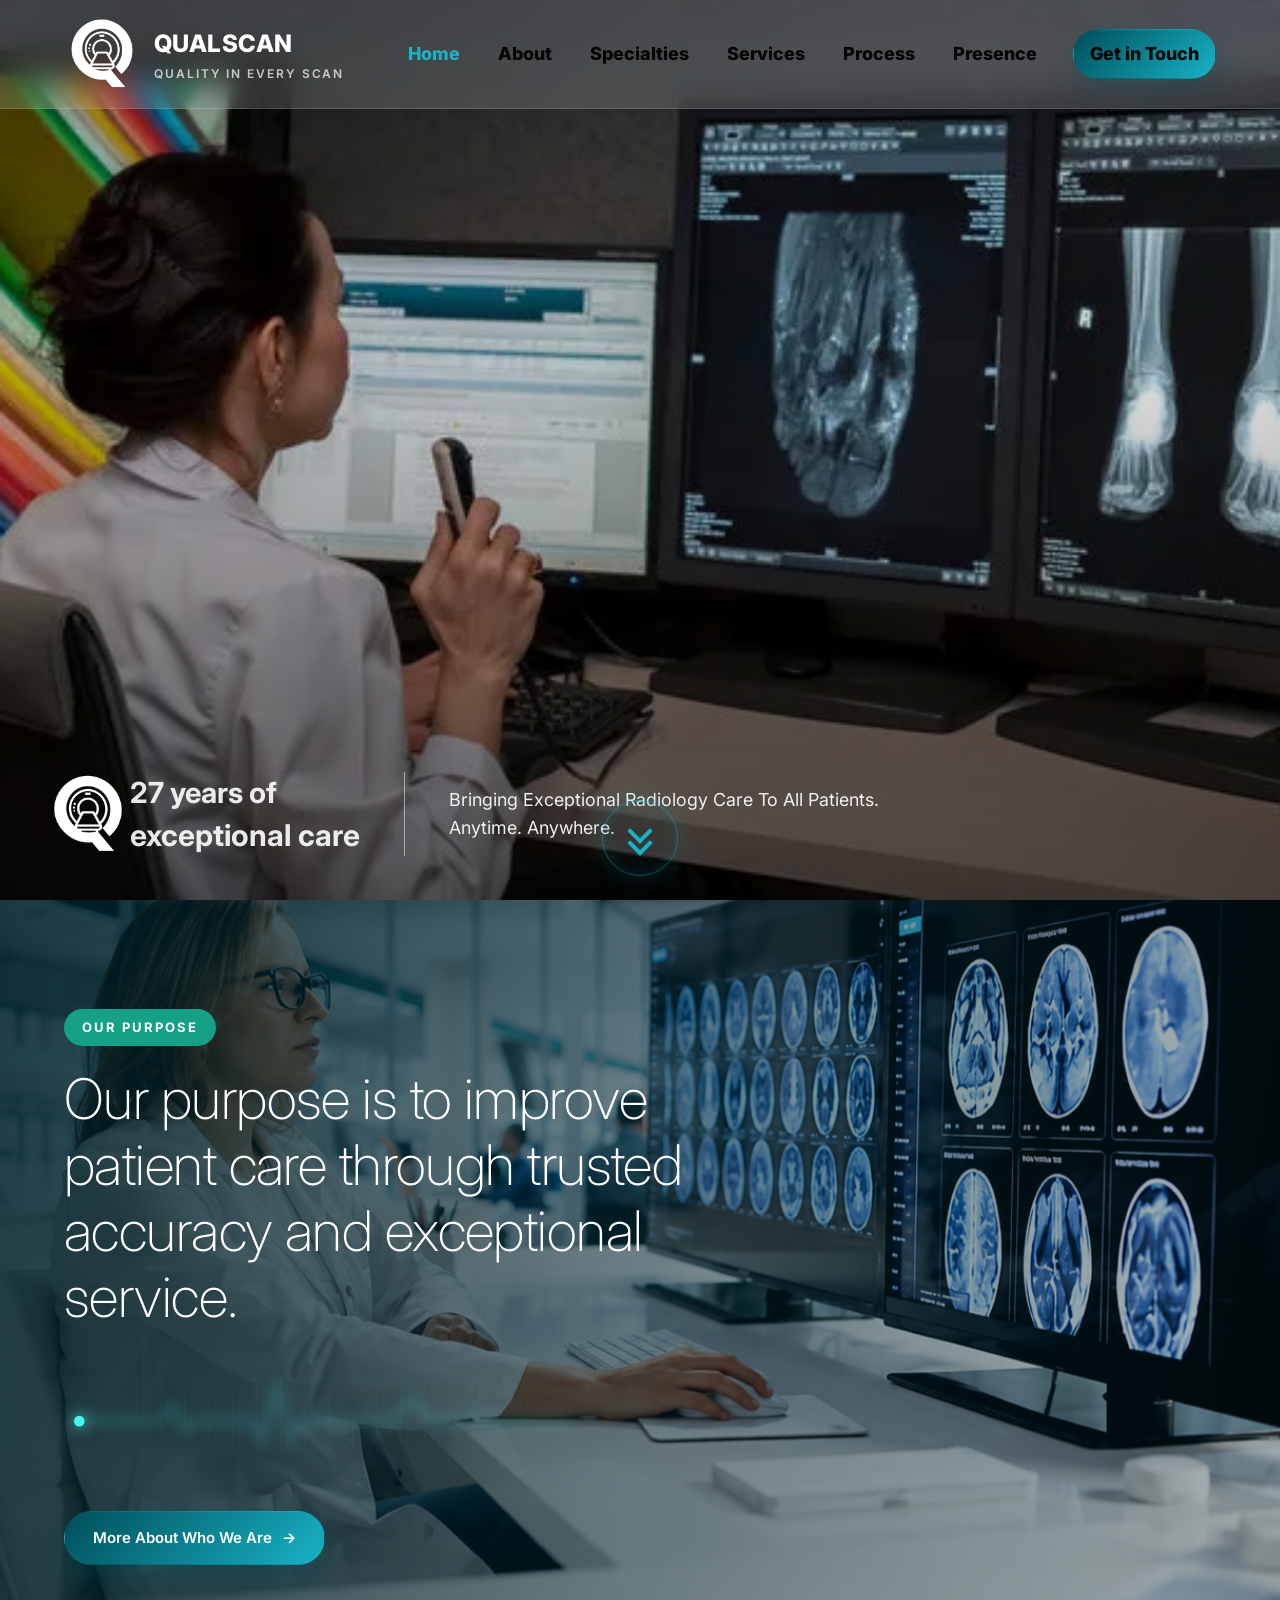
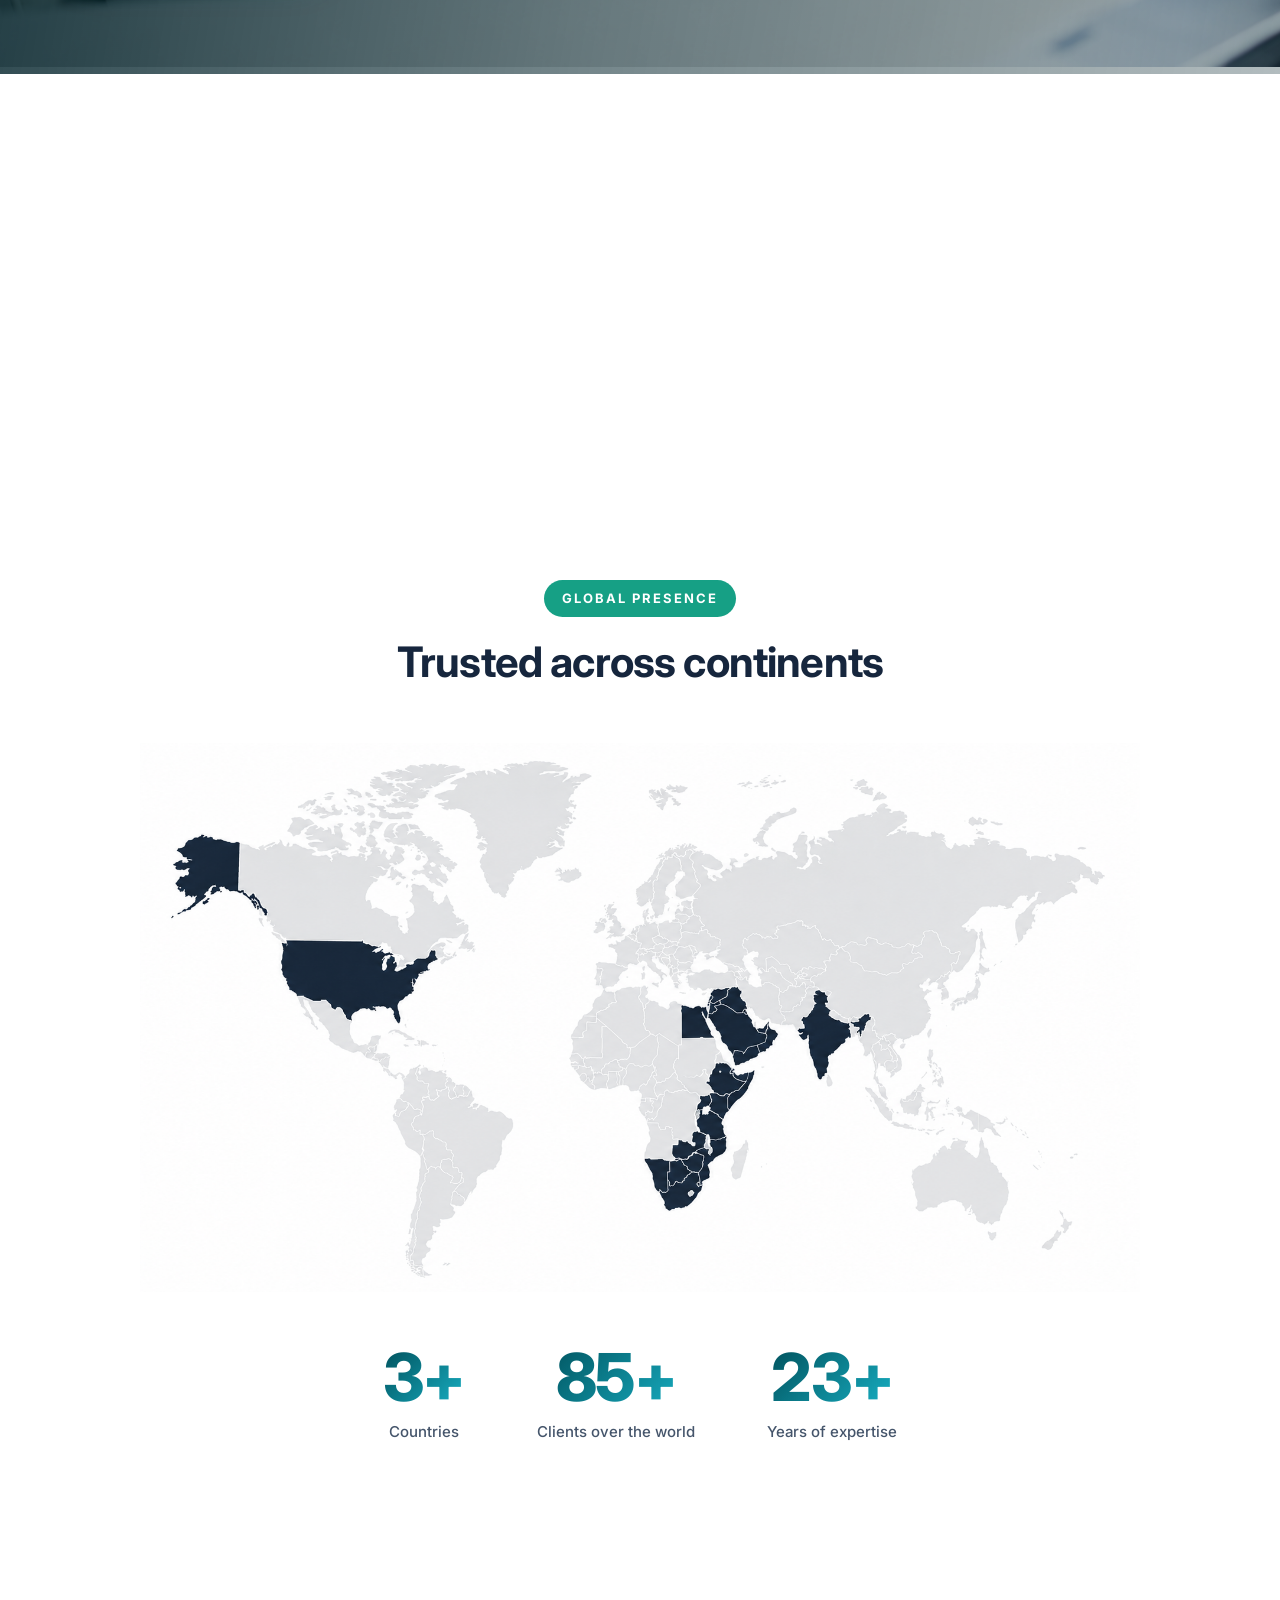
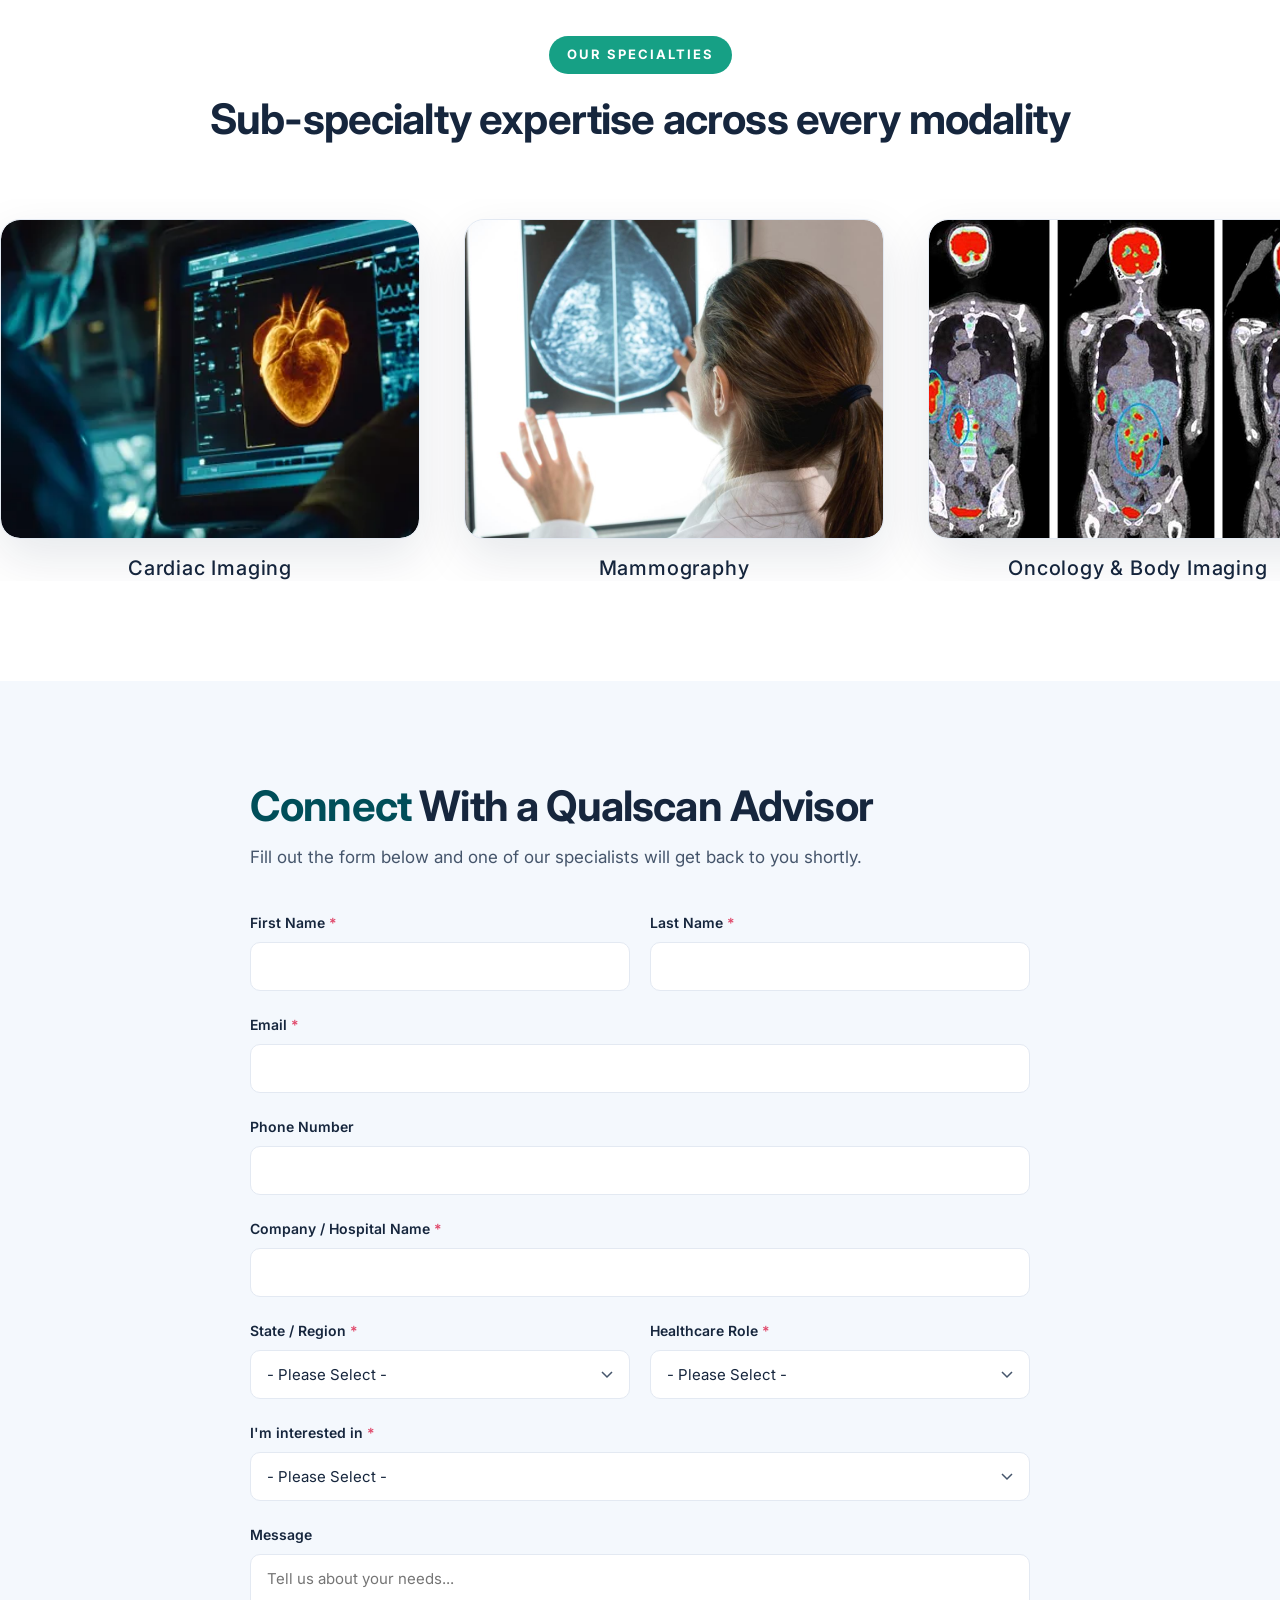
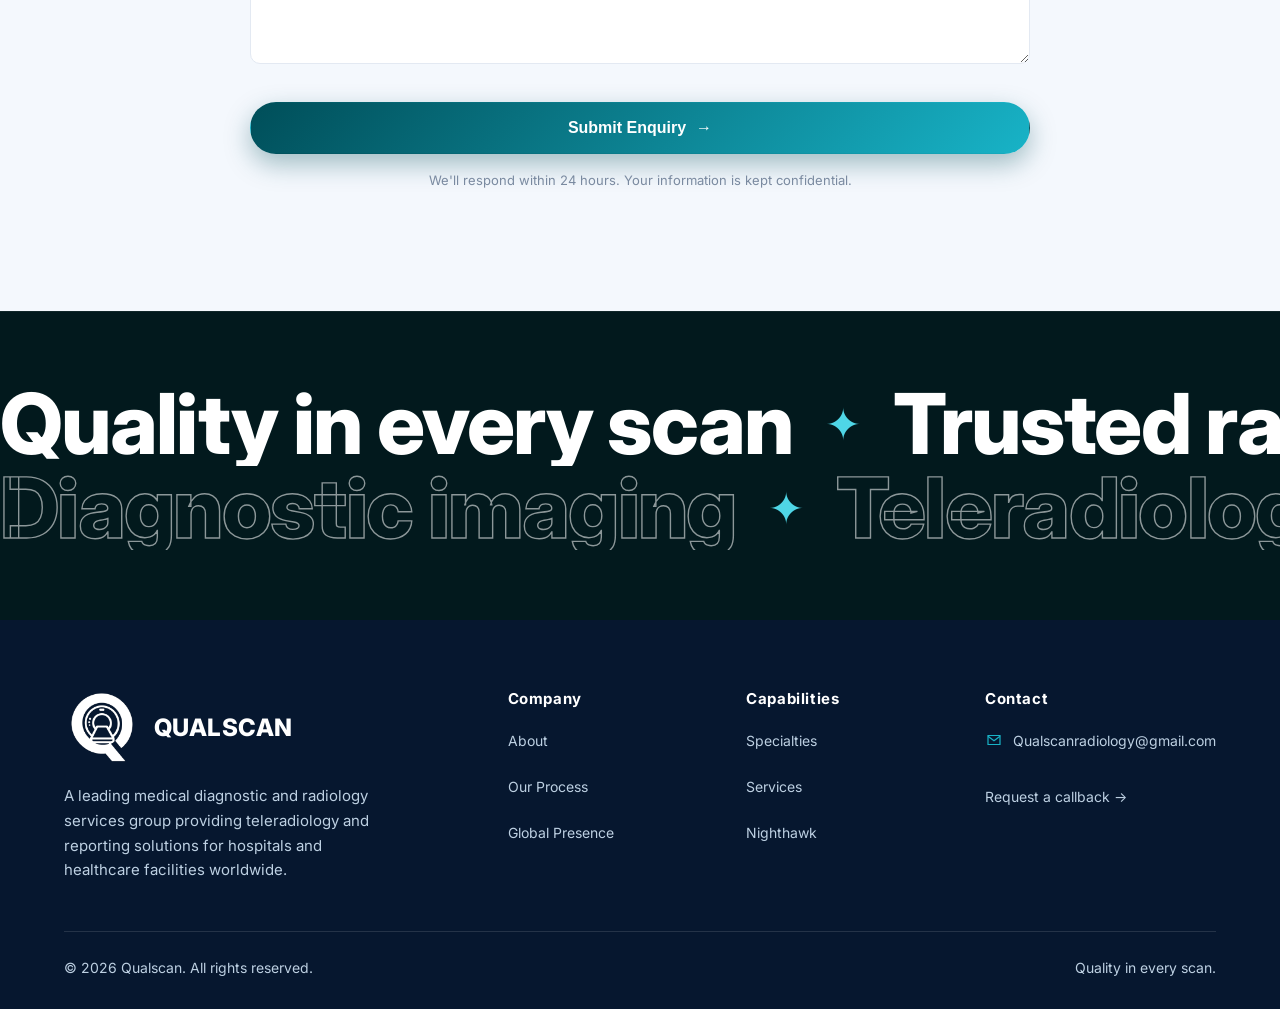
<file: index.html>
<!DOCTYPE html>
<html lang="en">
<head>
  <meta charset="UTF-8" />
  <meta name="viewport" content="width=device-width, initial-scale=1.0" />
  <title>Qualscan — Teleradiology & Diagnostic Imaging | Quality in Every Scan</title>
  <meta name="description" content="Qualscan is a leading medical diagnostic and radiology services group providing diagnostic imaging, teleradiology, reporting services and radiology solutions for hospitals and healthcare facilities worldwide." />
  <link rel="preconnect" href="https://fonts.googleapis.com" />
  <link rel="preconnect" href="https://fonts.gstatic.com" crossorigin />
  <link href="https://fonts.googleapis.com/css2?family=Inter:wght@200;300;400;500;600;700;800&display=swap" rel="stylesheet" />
  <link rel="stylesheet" href="css/style.css?v=60" />
</head>
<body>

  <!-- ============ HEADER ============ -->
  <header class="site-header">
    <div class="container nav">
      <a href="index.html" class="brand">
        <span class="brand-mark brand-mark--logo" aria-hidden="true">
          <img src="assets/logolast.png" alt="Qualscan logo" />
        </span>
        <span>Qualscan<small>Quality in every scan</small></span>
      </a>
      <nav class="nav-links" aria-label="Primary">
        <a href="index.html">Home</a>
        <a href="about.html">About</a>
        <a href="specialties.html">Specialties</a>
        <a href="services.html">Services</a>
        <a href="process.html">Process</a>
        <a href="presence.html">Presence</a>
        <span class="nav-cta"><a class="btn btn--primary" href="contact.html">Get in Touch</a></span>
      </nav>
      <button class="nav-toggle" aria-label="Toggle menu" aria-expanded="false"><span></span><span></span><span></span></button>
    </div>
  </header>

  <!-- ============ HERO (clean, full-brightness video) ============ -->
  <section class="hero hero--clean">
    <div class="hero-media">
      <div class="hero-fallback"></div>
      <video id="heroVideo" autoplay muted loop playsinline webkit-playsinline preload="auto" poster="assets/stock-radiology.webp">
        <source src="assets/0622(1).mp4" type="video/mp4" />
      </video>
    </div>
    <div class="hero-content">
      <div class="anniversary">
        <img src="assets/logolast.png" alt="Qualscan" />
        <strong>27 years of</strong>
        <span>exceptional care</span>
      </div>
      <div class="hero-rule"></div>
      <p>Bringing Exceptional Radiology Care To All Patients.<br />Anytime. Anywhere.</p>
    </div>
  </section>

  <!-- ============ PARALLAX IMAGE SECTION ============ -->
  <section class="parallax-section" aria-label="Our purpose">
    <div class="parallax-bg" data-parallax style="background-image:url('assets/female-neurology-and-radiology-doctor-studies-brain-scan (2).png')"></div>
    <div class="parallax-veil"></div>
    <div class="container parallax-content">
      <div data-reveal>
        <span class="eyebrow eyebrow--light">Our Purpose</span>
        <h2>Our purpose is to improve patient care through trusted accuracy and exceptional service.</h2>
        <div class="ecg-wrap" aria-label="Cardiac graph line">
          <div class="scan-light"></div>
          <svg viewBox="0 0 680 140" role="img" aria-label="Animated ECG heartbeat line">
            <path class="ecg-glow" d="M20 78 H110 L126 78 L140 58 L156 88 L172 78 H235 L248 78 L260 105 L278 28 L296 104 L315 78 H410 L432 78 L455 48 L482 78 H520 L538 72 L554 78 H640 L660 78"></path>
            <path class="ecg-line" d="M20 78 H110 L126 78 L140 58 L156 88 L172 78 H235 L248 78 L260 105 L278 28 L296 104 L315 78 H410 L432 78 L455 48 L482 78 H520 L538 72 L554 78 H640 L660 78"></path>
            <circle class="pulse-dot" r="7"></circle>
          </svg>
        </div>
        <a href="about.html" class="btn btn--primary parallax-cta">More About Who We Are <span class="arrow">→</span></a>
      </div>
    </div>
  </section>

  <!-- ============ REPORTING EXCELLENCE — premium healthcare stats ============ -->
  <section class="er-stat-section" id="statsSection" aria-label="Company statistics">
    <div class="container">
      <div class="row">
        <div class="stat-item">
          <div class="er-stat-wrap stat-1">
            <span class="er-stat-icon"><svg viewBox="0 0 24 24" fill="none" stroke="currentColor" stroke-width="1.8" stroke-linecap="round" stroke-linejoin="round"><path d="M12 3c3.5 4.5 6 7.5 6 11a6 6 0 0 1-12 0c0-3.5 2.5-6.5 6-11z"/></svg></span>
            <div class="er-stat-content">
              <h3 class="stat-number" data-target="30" data-suffix=" min">0 min</h3>
              <span class="stat-label">Preliminary Wet Reads</span>
            </div>
          </div>
        </div>
        <div class="stat-item">
          <div class="er-stat-wrap stat-2">
            <span class="er-stat-icon"><svg viewBox="0 0 24 24" fill="none" stroke="currentColor" stroke-width="1.8" stroke-linecap="round" stroke-linejoin="round"><path d="M7 3h7l4 4v14H7z"/><path d="M8 12h7M8 16h5"/></svg></span>
            <div class="er-stat-content">
              <h3 class="stat-number" data-target="60" data-suffix=" min">0 min</h3>
              <span class="stat-label">Final Reports</span>
            </div>
          </div>
        </div>
        <div class="stat-item">
          <div class="er-stat-wrap stat-3">
            <span class="er-stat-icon"><svg viewBox="0 0 24 24" fill="none" stroke="currentColor" stroke-width="1.8" stroke-linecap="round" stroke-linejoin="round"><path d="M12 3l7 3v5c0 4.5-3 7.5-7 9-4-1.5-7-4.5-7-9V6z"/></svg></span>
            <div class="er-stat-content">
              <h3 class="stat-number" data-target="24" data-suffix="/7">0/7</h3>
              <span class="stat-label">Emergency Nighthawk Coverage</span>
            </div>
          </div>
        </div>
        <div class="stat-item">
          <div class="er-stat-wrap stat-4">
            <span class="er-stat-icon"><svg viewBox="0 0 24 24" fill="none" stroke="currentColor" stroke-width="1.8" stroke-linecap="round" stroke-linejoin="round"><rect x="4" y="5" width="16" height="16" rx="2"/><path d="M4 10h16M8 3v4M16 3v4"/></svg></span>
            <div class="er-stat-content">
              <h3 class="stat-number" data-target="365" data-suffix="+">0+</h3>
              <span class="stat-label">Days a Year Availability</span>
            </div>
          </div>
        </div>
      </div>
    </div>
  </section>

  <!-- ============ GLOBAL PRESENCE — auto-scrolling map carousel ============ -->
  <section class="section world-section">
    <div class="container">
      <div class="section-head section-head--center" data-reveal>
        <span class="eyebrow">Global Presence</span>
        <h2 class="section-title">Trusted across continents</h2>
      </div>
      <div class="world-map" data-reveal>
        <img src="assets/world map.png" alt="Qualscan global coverage world map" />
      </div>
      <div class="world-stats" data-reveal>
        <div class="world-stat">
          <div class="world-stat__num"><span data-count="4" data-suffix="+">0</span></div>
          <div class="world-stat__label">Countries</div>
        </div>
        <div class="world-stat">
          <div class="world-stat__num"><span data-count="100" data-suffix="+">0</span></div>
          <div class="world-stat__label">Clients over the world</div>
        </div>
        <div class="world-stat">
          <div class="world-stat__num"><span data-count="27" data-suffix="+">0</span></div>
          <div class="world-stat__label">Years of expertise</div>
        </div>
      </div>
    </div>
  </section>

  <!-- ============ SPECIALTIES — auto-scrolling carousel ============ -->
  <section class="section spec-carousel-section">
    <div class="container">
      <div class="section-head section-head--center" data-reveal>
        <span class="eyebrow">Our Specialties</span>
        <h2 class="section-title">Sub-specialty expertise across every modality</h2>
      </div>
    </div>
    <div class="spec-carousel" aria-label="Our specialties">
      <div class="spec-track">
        <!-- First set -->
        <div class="spec-slide">
          <div class="spec-slide__img"><img src="assets/cardiac imaging.webp" alt="Cardiac Imaging" /></div>
          <h3 class="spec-slide__name">Cardiac Imaging</h3>
        </div>
        <div class="spec-slide">
          <div class="spec-slide__img"><img src="assets/Mammography image.jpg" alt="Mammography" /></div>
          <h3 class="spec-slide__name">Mammography</h3>
        </div>
        <div class="spec-slide">
          <div class="spec-slide__img"><img src="assets/Oncology & Body Imaging.jpg" alt="Oncology & Body Imaging" /></div>
          <h3 class="spec-slide__name">Oncology & Body Imaging</h3>
        </div>
        <div class="spec-slide">
          <div class="spec-slide__img"><img src="assets/Musculoskeletal (MSK) image.jpg" alt="Musculoskeletal (MSK)" /></div>
          <h3 class="spec-slide__name">Musculoskeletal (MSK)</h3>
        </div>
        <div class="spec-slide">
          <div class="spec-slide__img"><img src="assets/Neuroradiology image.jpg" alt="Neuroradiology" /></div>
          <h3 class="spec-slide__name">Neuroradiology</h3>
        </div>
        <div class="spec-slide">
          <div class="spec-slide__img"><img src="assets/Radiography image.jpg" alt="Radiography" /></div>
          <h3 class="spec-slide__name">Radiography</h3>
        </div>
        <div class="spec-slide">
          <div class="spec-slide__img"><img src="assets/Ultrasound & Doppler.jpg" alt="Ultrasound & Doppler" /></div>
          <h3 class="spec-slide__name">Ultrasound & Doppler</h3>
        </div>
        <!-- Duplicate set for seamless infinite loop -->
        <div class="spec-slide">
          <div class="spec-slide__img"><img src="assets/cardiac imaging.webp" alt="Cardiac Imaging" /></div>
          <h3 class="spec-slide__name">Cardiac Imaging</h3>
        </div>
        <div class="spec-slide">
          <div class="spec-slide__img"><img src="assets/Mammography image.jpg" alt="Mammography" /></div>
          <h3 class="spec-slide__name">Mammography</h3>
        </div>
        <div class="spec-slide">
          <div class="spec-slide__img"><img src="assets/Oncology & Body Imaging.jpg" alt="Oncology & Body Imaging" /></div>
          <h3 class="spec-slide__name">Oncology & Body Imaging</h3>
        </div>
        <div class="spec-slide">
          <div class="spec-slide__img"><img src="assets/Musculoskeletal (MSK) image.jpg" alt="Musculoskeletal (MSK)" /></div>
          <h3 class="spec-slide__name">Musculoskeletal (MSK)</h3>
        </div>
        <div class="spec-slide">
          <div class="spec-slide__img"><img src="assets/Neuroradiology image.jpg" alt="Neuroradiology" /></div>
          <h3 class="spec-slide__name">Neuroradiology</h3>
        </div>
        <div class="spec-slide">
          <div class="spec-slide__img"><img src="assets/Radiography image.jpg" alt="Radiography" /></div>
          <h3 class="spec-slide__name">Radiography</h3>
        </div>
        <div class="spec-slide">
          <div class="spec-slide__img"><img src="assets/Ultrasound & Doppler.jpg" alt="Ultrasound & Doppler" /></div>
          <h3 class="spec-slide__name">Ultrasound & Doppler</h3>
        </div>
      </div>
    </div>
  </section>

  <!-- ============ LEAD CAPTURE FORM ============ -->
  <section class="section lead-section" id="leadForm">
    <div class="container">
      <div class="lead-wrap" data-reveal>
        <div class="lead-header">
          <h2><span class="highlight">Connect</span> With a Qualscan Advisor</h2>
          <p>Fill out the form below and one of our specialists will get back to you shortly.</p>
        </div>
        <form class="lead-form-grid" id="homeLeadForm" novalidate>
          <div class="form-row">
            <div class="field">
              <label for="lf-fname">First Name <span class="req">*</span></label>
              <input type="text" id="lf-fname" name="first_name" required />
            </div>
            <div class="field">
              <label for="lf-lname">Last Name <span class="req">*</span></label>
              <input type="text" id="lf-lname" name="last_name" required />
            </div>
          </div>
          <div class="field">
            <label for="lf-email">Email <span class="req">*</span></label>
            <input type="email" id="lf-email" name="email" required />
          </div>
          <div class="field">
            <label for="lf-phone">Phone Number</label>
            <input type="tel" id="lf-phone" name="phone" />
          </div>
          <div class="field">
            <label for="lf-company">Company / Hospital Name <span class="req">*</span></label>
            <input type="text" id="lf-company" name="company" required />
          </div>
          <div class="form-row">
            <div class="field">
              <label for="lf-region">State / Region <span class="req">*</span></label>
              <select id="lf-region" name="region" required>
                <option value="" disabled selected>- Please Select -</option>
                <option>India</option>
                <option>Middle East</option>
                <option>Africa</option>
                <option>United States</option>
                <option>Other</option>
              </select>
            </div>
            <div class="field">
              <label for="lf-role">Healthcare Role <span class="req">*</span></label>
              <select id="lf-role" name="role" required>
                <option value="" disabled selected>- Please Select -</option>
                <option>Radiologist</option>
                <option>Hospital Administrator</option>
                <option>Referring Physician</option>
                <option>IT / PACS Manager</option>
                <option>Other</option>
              </select>
            </div>
          </div>
          <div class="field">
            <label for="lf-interest">I'm interested in <span class="req">*</span></label>
            <select id="lf-interest" name="interest" required>
              <option value="" disabled selected>- Please Select -</option>
              <option>Teleradiology Reporting</option>
              <option>Nighthawk / Emergency Coverage</option>
              <option>Sub-specialty Reads</option>
              <option>Full Radiology Outsourcing</option>
              <option>Partnership Enquiry</option>
              <option>Other</option>
            </select>
          </div>
          <div class="field">
            <label for="lf-msg">Message</label>
            <textarea id="lf-msg" name="message" rows="4" placeholder="Tell us about your needs..."></textarea>
          </div>
          <button type="submit" class="btn btn--primary btn--full">Submit Enquiry <span class="arrow">→</span></button>
          <p class="form-note">We'll respond within 24 hours. Your information is kept confidential.</p>
        </form>
        <!-- Success state -->
        <div class="form-success" id="homeFormSuccess">
          <div class="check"><svg viewBox="0 0 24 24" fill="none"><path d="M5 13l4 4L19 7" stroke="currentColor" stroke-width="2.5" stroke-linecap="round" stroke-linejoin="round"/></svg></div>
          <h3>Thank you!</h3>
          <p>Your enquiry has been received. A Qualscan advisor will contact you shortly.</p>
        </div>
      </div>
    </div>
  </section>

  <!-- ============ KINETIC MARQUEE — large animated statement ============ -->
  <section class="marquee-section">
    <div class="marquee" aria-hidden="true">
      <div class="marquee-track">
        <span>Quality in every scan</span><span class="sep">✦</span>
        <span>Trusted radiology</span><span class="sep">✦</span>
        <span>Reporting around the clock</span><span class="sep">✦</span>
        <span>Care without borders</span><span class="sep">✦</span>
        <span>Quality in every scan</span><span class="sep">✦</span>
        <span>Trusted radiology</span><span class="sep">✦</span>
        <span>Reporting around the clock</span><span class="sep">✦</span>
        <span>Care without borders</span><span class="sep">✦</span>
      </div>
    </div>
    <div class="marquee marquee--reverse" aria-hidden="true">
      <div class="marquee-track">
        <span class="outline">Diagnostic imaging</span><span class="sep">✦</span>
        <span class="outline">Teleradiology</span><span class="sep">✦</span>
        <span class="outline">Sub-specialty reads</span><span class="sep">✦</span>
        <span class="outline">Every interaction counts</span><span class="sep">✦</span>
        <span class="outline">Diagnostic imaging</span><span class="sep">✦</span>
        <span class="outline">Teleradiology</span><span class="sep">✦</span>
        <span class="outline">Sub-specialty reads</span><span class="sep">✦</span>
        <span class="outline">Every interaction counts</span><span class="sep">✦</span>
      </div>
    </div>
  </section>

  <!-- ============ FOOTER ============ -->
  <div class="scroll-down-cue scroll-down-cue--bottom" aria-hidden="true">
    <span></span>
    <span></span>
  </div>

  <footer class="site-footer">
    <div class="container">
      <div class="footer-grid">
        <div class="footer-about">
          <div class="brand">
            <span class="brand-mark brand-mark--logo" aria-hidden="true"><img src="assets/logolast.png" alt="Qualscan logo" /></span>
            <span>Qualscan</span>
          </div>
          <p>A leading medical diagnostic and radiology services group providing teleradiology and reporting solutions for hospitals and healthcare facilities worldwide.</p>
        </div>
        <div class="footer-col">
          <h4>Company</h4>
          <a href="about.html">About</a>
          <a href="process.html">Our Process</a>
          <a href="presence.html">Global Presence</a>
        </div>
        <div class="footer-col">
          <h4>Capabilities</h4>
          <a href="specialties.html">Specialties</a>
          <a href="services.html">Services</a>
          <a href="services.html">Nighthawk</a>
        </div>
        <div class="footer-col footer-contact">
          <h4>Contact</h4>
          <a href="mailto:Qualscanradiology@gmail.com"><svg viewBox="0 0 24 24" fill="none"><path d="M4 6h16v12H4z" stroke="currentColor" stroke-width="1.6"/><path d="M4 7l8 6 8-6" stroke="currentColor" stroke-width="1.6"/></svg> Qualscanradiology@gmail.com</a>
          <a href="contact.html" style="margin-top:10px;">Request a callback →</a>
        </div>
      </div>
      <div class="footer-bottom">
        <span>© <span id="year">2026</span> Qualscan. All rights reserved.</span>
        <span>Quality in every scan.</span>
      </div>
    </div>
  </footer>

  <script src="js/main.js?v=58"></script>
  <script src="js/supabase-config.js?v=1"></script>
  <script src="js/home.js?v=35"></script>
<script>
  document.querySelectorAll(".stat-number[data-target]").forEach(counter => {
    const target = Number(counter.dataset.target);
    const suffix = counter.dataset.suffix || "";
    const duration = 2000;
    const startTime = performance.now();

    function updateCounter(now) {
      const progress = Math.min((now - startTime) / duration, 1);
      const current = Math.floor(progress * target);

      counter.textContent = current + suffix;

      if (progress < 1) {
        requestAnimationFrame(updateCounter);
      } else {
        counter.textContent = target + suffix;
      }
    }

    requestAnimationFrame(updateCounter);
  });
</script>
</body>
</html>
</file>
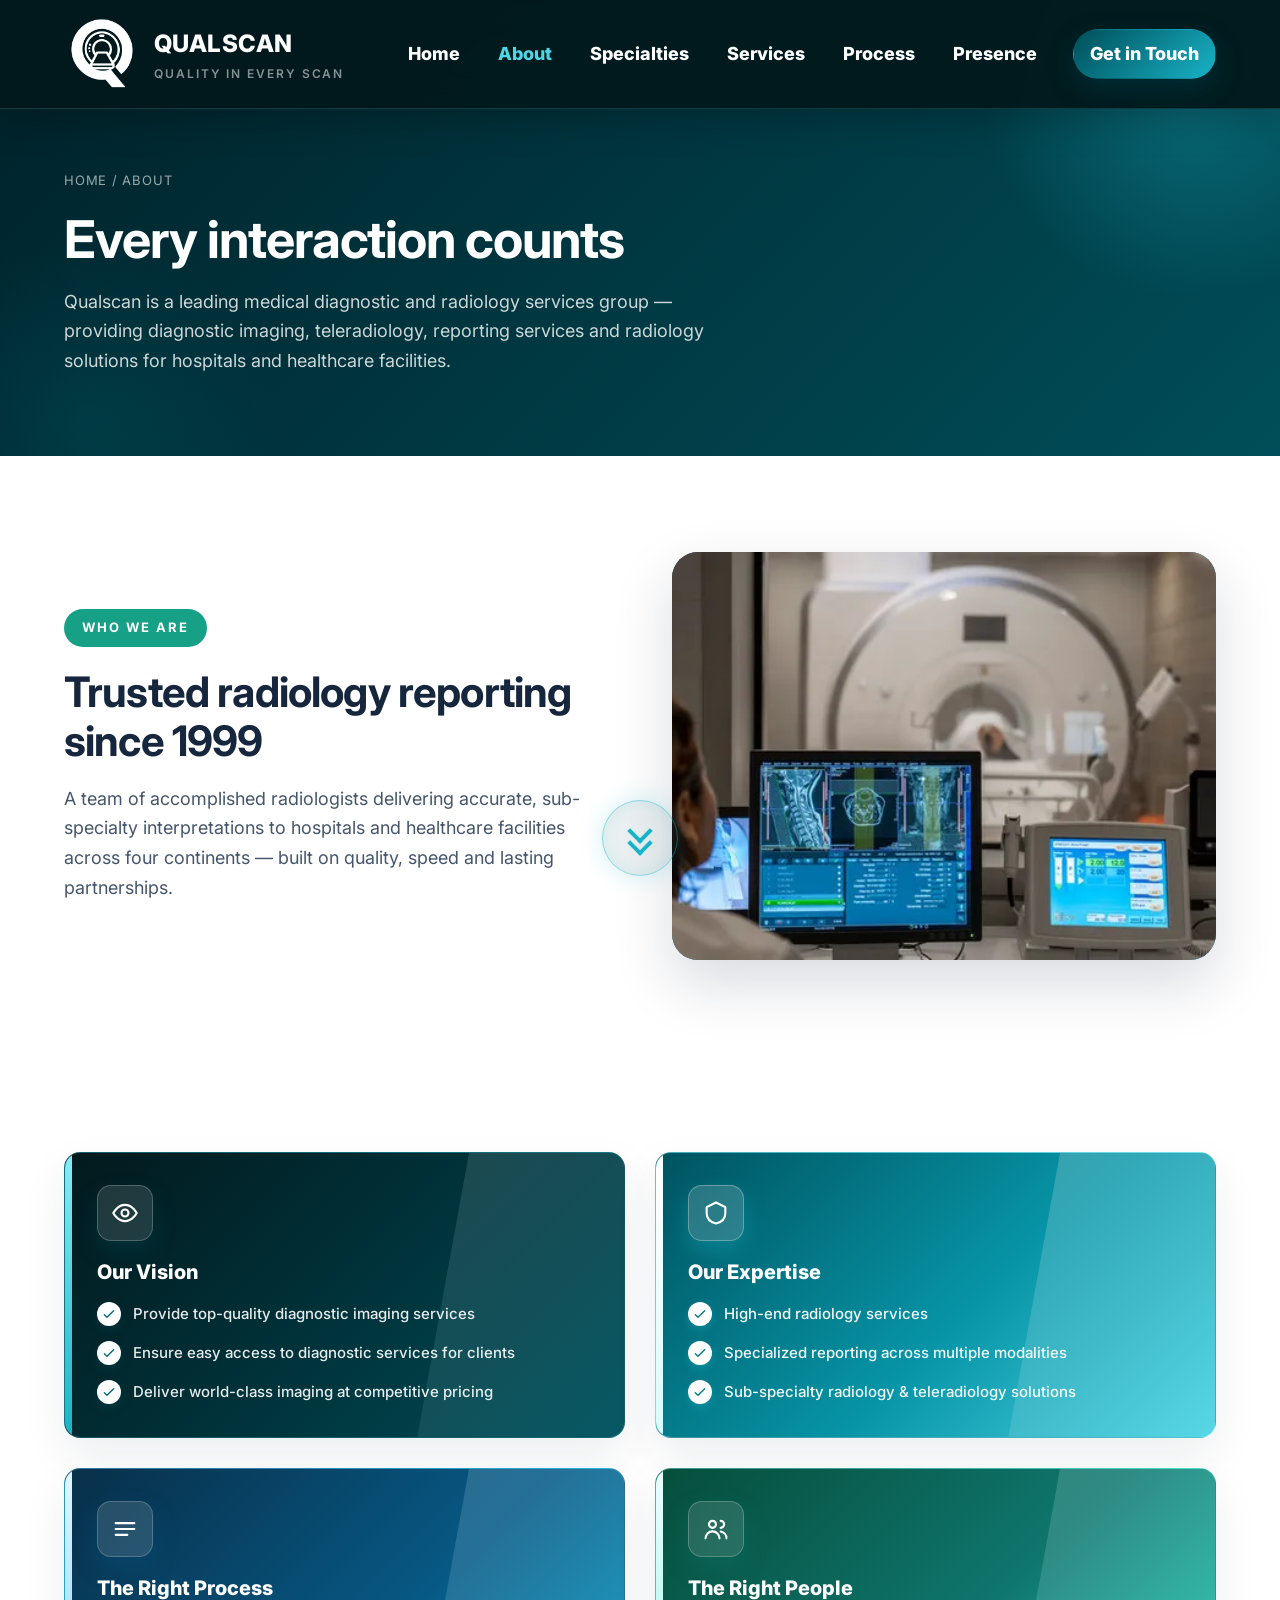
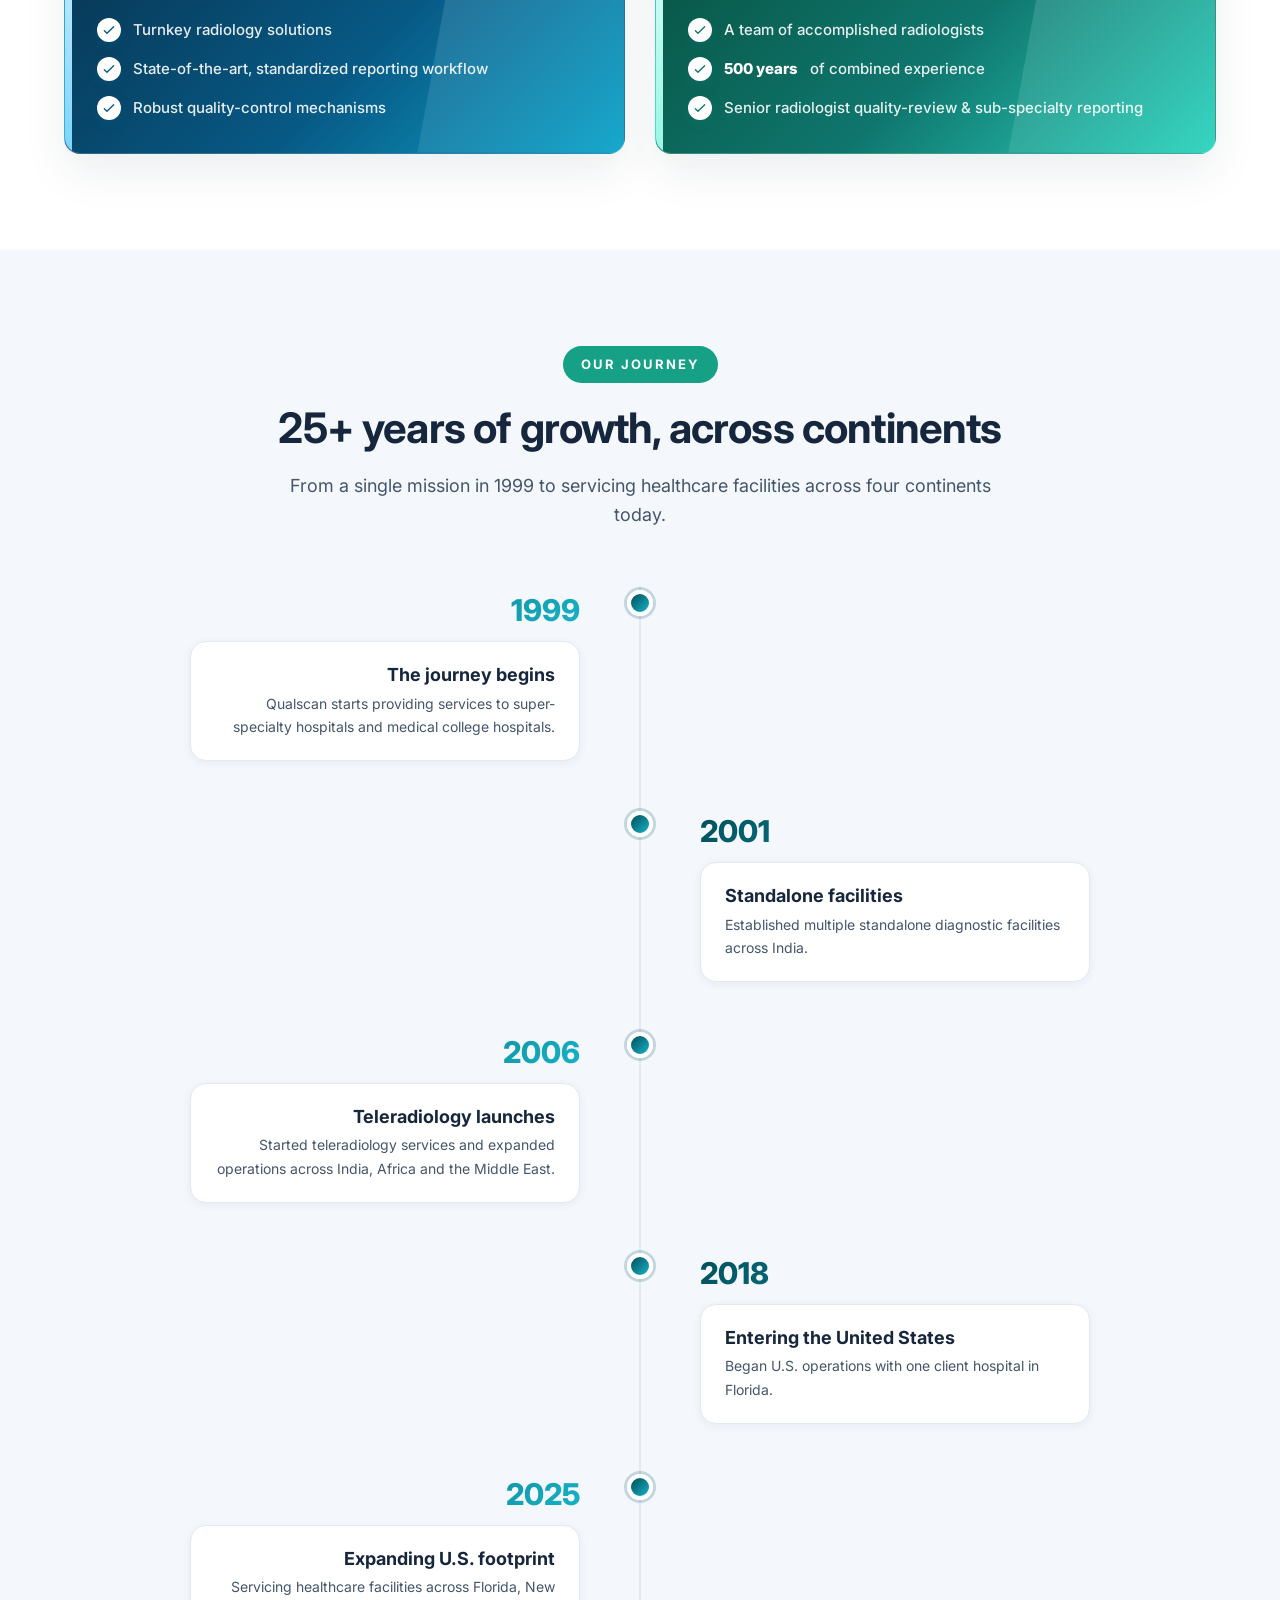
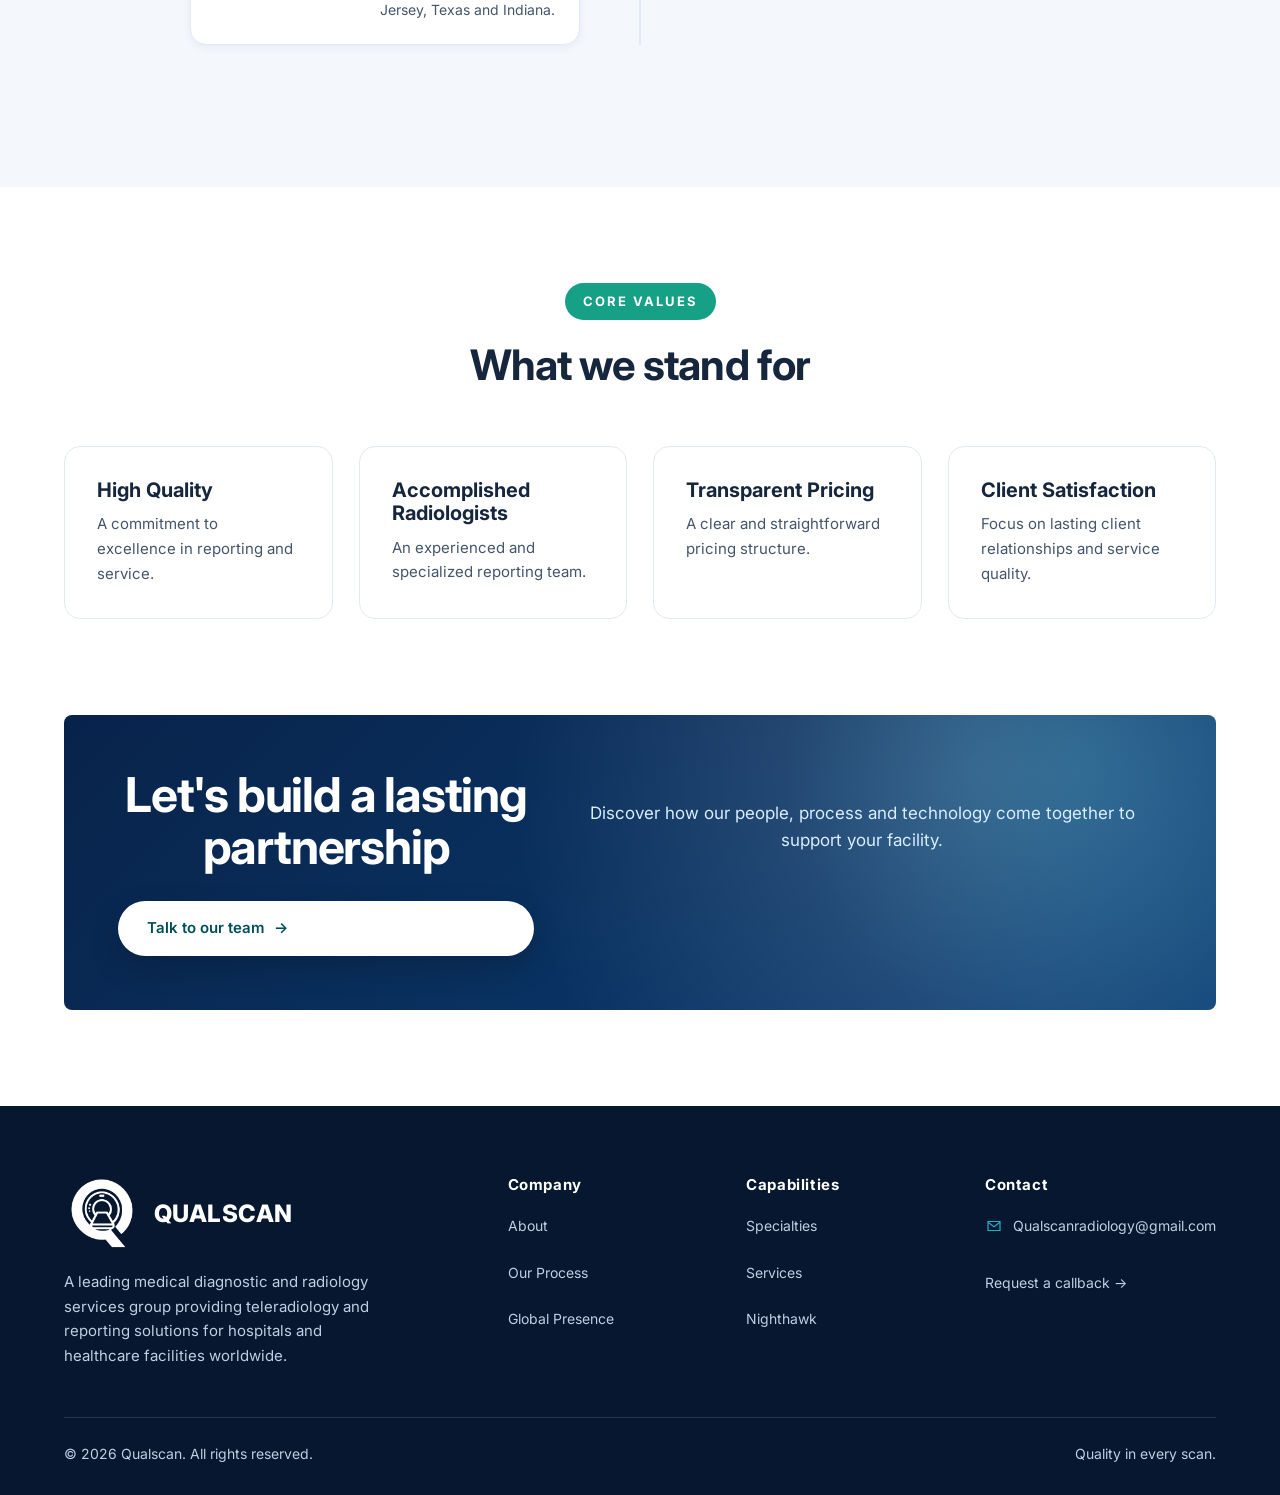
<file: about.html>
<!DOCTYPE html>
<html lang="en">
<head>
  <meta charset="UTF-8" />
  <meta name="viewport" content="width=device-width, initial-scale=1.0" />
  <title>About Qualscan — Vision, Expertise & Our Journey</title>
  <meta name="description" content="Since 1999, Qualscan has grown from serving super-specialty hospitals in India to delivering teleradiology across India, Africa, the Middle East and the United States." />
  <link rel="preconnect" href="https://fonts.googleapis.com" />
  <link rel="preconnect" href="https://fonts.gstatic.com" crossorigin />
  <link href="https://fonts.googleapis.com/css2?family=Inter:wght@400;500;600;700;800&display=swap" rel="stylesheet" />
  <link rel="stylesheet" href="css/style.css?v=60" />
</head>
<body>

  <header class="site-header header--solid">
    <div class="container nav">
      <a href="index.html" class="brand">
        <span class="brand-mark brand-mark--logo" aria-hidden="true"><img src="assets/logolast.png" alt="Qualscan logo" /></span>
        <span>Qualscan<small>Quality in every scan</small></span>
      </a>
      <nav class="nav-links" aria-label="Primary">
        <a href="index.html">Home</a>
        <a href="about.html">About</a>
        <a href="specialties.html">Specialties</a>
        <a href="services.html">Services</a>
        <a href="process.html">Process</a>
        <a href="presence.html">Presence</a>
        <span class="nav-cta"><a class="btn btn--primary" href="contact.html">Get in Touch</a></span>
      </nav>
      <button class="nav-toggle" aria-label="Toggle menu" aria-expanded="false"><span></span><span></span><span></span></button>
    </div>
  </header>

  <!-- PAGE HERO -->
  <section class="page-hero">
    <div class="container">
      <div class="breadcrumb"><a href="index.html">Home</a> / About</div>
      <h1>Every interaction counts</h1>
      <p>Qualscan is a leading medical diagnostic and radiology services group — providing diagnostic imaging, teleradiology, reporting services and radiology solutions for hospitals and healthcare facilities.</p>
    </div>
  </section>

  <!-- INTRO SPLIT -->
  <section class="section">
    <div class="container split">
      <div data-reveal>
        <span class="eyebrow">Who We Are</span>
        <h2 class="section-title">Trusted radiology reporting since 1999</h2>
        <p class="section-lead">A team of accomplished radiologists delivering accurate, sub-specialty interpretations to hospitals and healthcare facilities across four continents — built on quality, speed and lasting partnerships.</p>
      </div>
      <div data-reveal data-delay="2">
        <div class="media-frame">
          <img src="assets/stock-2.webp" alt="Diagnostic imaging and radiology reporting" onerror="this.style.display='none';this.nextElementSibling.style.display='grid';" />
          <div class="ph" style="display:none"><svg viewBox="0 0 24 24" fill="none"><path d="M4 5h16v14H4z" stroke="currentColor" stroke-width="1.5"/><path d="M4 15l5-5 4 4 3-3 4 4" stroke="currentColor" stroke-width="1.5" stroke-linecap="round" stroke-linejoin="round"/><circle cx="9" cy="9" r="1.5" fill="currentColor"/></svg></div>
        </div>
      </div>
    </div>
  </section>

  <!-- VISION / EXPERTISE / PROCESS / PEOPLE -->
  <section class="section">
    <div class="container">
      <div class="grid grid--2 about-highlights">
        <div class="card vibe-card vibe-card--teal" data-reveal data-delay="1">
          <div class="icon"><svg viewBox="0 0 24 24" fill="none"><circle cx="12" cy="12" r="3" stroke="currentColor" stroke-width="1.8"/><path d="M2 12s3.5-7 10-7 10 7 10 7-3.5 7-10 7-10-7-10-7z" stroke="currentColor" stroke-width="1.8"/></svg></div>
          <h3>Our Vision</h3>
          <ul class="feature-list">
            <li><svg viewBox="0 0 24 24" fill="none"><path d="M5 13l4 4L19 7" stroke="currentColor" stroke-width="2" stroke-linecap="round" stroke-linejoin="round"/></svg> Provide top-quality diagnostic imaging services</li>
            <li><svg viewBox="0 0 24 24" fill="none"><path d="M5 13l4 4L19 7" stroke="currentColor" stroke-width="2" stroke-linecap="round" stroke-linejoin="round"/></svg> Ensure easy access to diagnostic services for clients</li>
            <li><svg viewBox="0 0 24 24" fill="none"><path d="M5 13l4 4L19 7" stroke="currentColor" stroke-width="2" stroke-linecap="round" stroke-linejoin="round"/></svg> Deliver world-class imaging at competitive pricing</li>
          </ul>
        </div>
        <div class="card vibe-card vibe-card--blue" data-reveal data-delay="2">
          <div class="icon"><svg viewBox="0 0 24 24" fill="none"><path d="M12 3l8 4v5c0 5-3.5 8-8 9-4.5-1-8-4-8-9V7l8-4z" stroke="currentColor" stroke-width="1.8" stroke-linejoin="round"/></svg></div>
          <h3>Our Expertise</h3>
          <ul class="feature-list">
            <li><svg viewBox="0 0 24 24" fill="none"><path d="M5 13l4 4L19 7" stroke="currentColor" stroke-width="2" stroke-linecap="round" stroke-linejoin="round"/></svg> High-end radiology services</li>
            <li><svg viewBox="0 0 24 24" fill="none"><path d="M5 13l4 4L19 7" stroke="currentColor" stroke-width="2" stroke-linecap="round" stroke-linejoin="round"/></svg> Specialized reporting across multiple modalities</li>
            <li><svg viewBox="0 0 24 24" fill="none"><path d="M5 13l4 4L19 7" stroke="currentColor" stroke-width="2" stroke-linecap="round" stroke-linejoin="round"/></svg> Sub-specialty radiology &amp; teleradiology solutions</li>
          </ul>
        </div>
        <div class="card vibe-card vibe-card--violet" data-reveal data-delay="1">
          <div class="icon"><svg viewBox="0 0 24 24" fill="none"><path d="M4 7h16M4 12h16M4 17h10" stroke="currentColor" stroke-width="1.8" stroke-linecap="round"/></svg></div>
          <h3>The Right Process</h3>
          <ul class="feature-list">
            <li><svg viewBox="0 0 24 24" fill="none"><path d="M5 13l4 4L19 7" stroke="currentColor" stroke-width="2" stroke-linecap="round" stroke-linejoin="round"/></svg> Turnkey radiology solutions</li>
            <li><svg viewBox="0 0 24 24" fill="none"><path d="M5 13l4 4L19 7" stroke="currentColor" stroke-width="2" stroke-linecap="round" stroke-linejoin="round"/></svg> State-of-the-art, standardized reporting workflow</li>
            <li><svg viewBox="0 0 24 24" fill="none"><path d="M5 13l4 4L19 7" stroke="currentColor" stroke-width="2" stroke-linecap="round" stroke-linejoin="round"/></svg> Robust quality-control mechanisms</li>
          </ul>
        </div>
        <div class="card vibe-card vibe-card--amber" data-reveal data-delay="2">
          <div class="icon"><svg viewBox="0 0 24 24" fill="none"><circle cx="9" cy="8" r="3" stroke="currentColor" stroke-width="1.8"/><path d="M3 20a6 6 0 0112 0M16 11a3 3 0 100-6M21 20a6 6 0 00-5-5.9" stroke="currentColor" stroke-width="1.8" stroke-linecap="round"/></svg></div>
          <h3>The Right People</h3>
          <ul class="feature-list">
            <li><svg viewBox="0 0 24 24" fill="none"><path d="M5 13l4 4L19 7" stroke="currentColor" stroke-width="2" stroke-linecap="round" stroke-linejoin="round"/></svg> A team of accomplished radiologists</li>
            <li><svg viewBox="0 0 24 24" fill="none"><path d="M5 13l4 4L19 7" stroke="currentColor" stroke-width="2" stroke-linecap="round" stroke-linejoin="round"/></svg> <strong>500 years</strong> of combined experience</li>
            <li><svg viewBox="0 0 24 24" fill="none"><path d="M5 13l4 4L19 7" stroke="currentColor" stroke-width="2" stroke-linecap="round" stroke-linejoin="round"/></svg> Senior radiologist quality-review &amp; sub-specialty reporting</li>
          </ul>
        </div>
      </div>
    </div>
  </section>

  <!-- JOURNEY TIMELINE -->
  <section class="section section--alt">
    <div class="container">
      <div class="section-head section-head--center" data-reveal>
        <span class="eyebrow">Our Journey</span>
        <h2 class="section-title">25+ years of growth, across continents</h2>
        <p class="section-lead">From a single mission in 1999 to servicing healthcare facilities across four continents today.</p>
      </div>
      <div class="journey">
        <div class="journey-item" data-reveal>
          <span class="journey-dot"></span>
          <div class="journey-year">1999</div>
          <div class="journey-card"><h3>The journey begins</h3><p>Qualscan starts providing services to super-specialty hospitals and medical college hospitals.</p></div>
        </div>
        <div class="journey-item" data-reveal>
          <span class="journey-dot"></span>
          <div class="journey-year">2001</div>
          <div class="journey-card"><h3>Standalone facilities</h3><p>Established multiple standalone diagnostic facilities across India.</p></div>
        </div>
        <div class="journey-item" data-reveal>
          <span class="journey-dot"></span>
          <div class="journey-year">2006</div>
          <div class="journey-card"><h3>Teleradiology launches</h3><p>Started teleradiology services and expanded operations across India, Africa and the Middle East.</p></div>
        </div>
        <div class="journey-item" data-reveal>
          <span class="journey-dot"></span>
          <div class="journey-year">2018</div>
          <div class="journey-card"><h3>Entering the United States</h3><p>Began U.S. operations with one client hospital in Florida.</p></div>
        </div>
        <div class="journey-item" data-reveal>
          <span class="journey-dot"></span>
          <div class="journey-year">2025</div>
          <div class="journey-card"><h3>Expanding U.S. footprint</h3><p>Servicing healthcare facilities across Florida, New Jersey, Texas and Indiana.</p></div>
        </div>
      </div>
    </div>
  </section>

  <!-- CORE VALUES -->
  <section class="section">
    <div class="container">
      <div class="section-head section-head--center" data-reveal>
        <span class="eyebrow">Core Values</span>
        <h2 class="section-title">What we stand for</h2>
      </div>
      <div class="grid grid--4">
        <div class="card" data-reveal data-delay="1"><h3>High Quality</h3><p>A commitment to excellence in reporting and service.</p></div>
        <div class="card" data-reveal data-delay="2"><h3>Accomplished Radiologists</h3><p>An experienced and specialized reporting team.</p></div>
        <div class="card" data-reveal data-delay="3"><h3>Transparent Pricing</h3><p>A clear and straightforward pricing structure.</p></div>
        <div class="card" data-reveal data-delay="4"><h3>Client Satisfaction</h3><p>Focus on lasting client relationships and service quality.</p></div>
      </div>
    </div>
  </section>

  <section class="section" style="padding-top:0;">
    <div class="container" data-reveal>
      <div class="cta-band">
        <h2>Let's build a lasting partnership</h2>
        <p>Discover how our people, process and technology come together to support your facility.</p>
        <a href="contact.html" class="btn btn--primary">Talk to our team <span class="arrow">→</span></a>
      </div>
    </div>
  </section>

  <div class="scroll-down-cue scroll-down-cue--bottom" aria-hidden="true">
    <span></span>
    <span></span>
  </div>

  <footer class="site-footer">
    <div class="container">
      <div class="footer-grid">
        <div class="footer-about">
          <div class="brand"><span class="brand-mark brand-mark--logo" aria-hidden="true"><img src="assets/logolast.png" alt="Qualscan logo" /></span><span>Qualscan</span></div>
          <p>A leading medical diagnostic and radiology services group providing teleradiology and reporting solutions for hospitals and healthcare facilities worldwide.</p>
        </div>
        <div class="footer-col"><h4>Company</h4><a href="about.html">About</a><a href="process.html">Our Process</a><a href="presence.html">Global Presence</a></div>
        <div class="footer-col"><h4>Capabilities</h4><a href="specialties.html">Specialties</a><a href="services.html">Services</a><a href="services.html">Nighthawk</a></div>
        <div class="footer-col footer-contact"><h4>Contact</h4><a href="mailto:Qualscanradiology@gmail.com"><svg viewBox="0 0 24 24" fill="none"><path d="M4 6h16v12H4z" stroke="currentColor" stroke-width="1.6"/><path d="M4 7l8 6 8-6" stroke="currentColor" stroke-width="1.6"/></svg> Qualscanradiology@gmail.com</a><a href="contact.html" style="margin-top:10px;">Request a callback →</a></div>
      </div>
      <div class="footer-bottom"><span>© <span id="year">2026</span> Qualscan. All rights reserved.</span><span>Quality in every scan.</span></div>
    </div>
  </footer>

  <script src="js/main.js?v=58"></script>
</body>
</html>
</file>
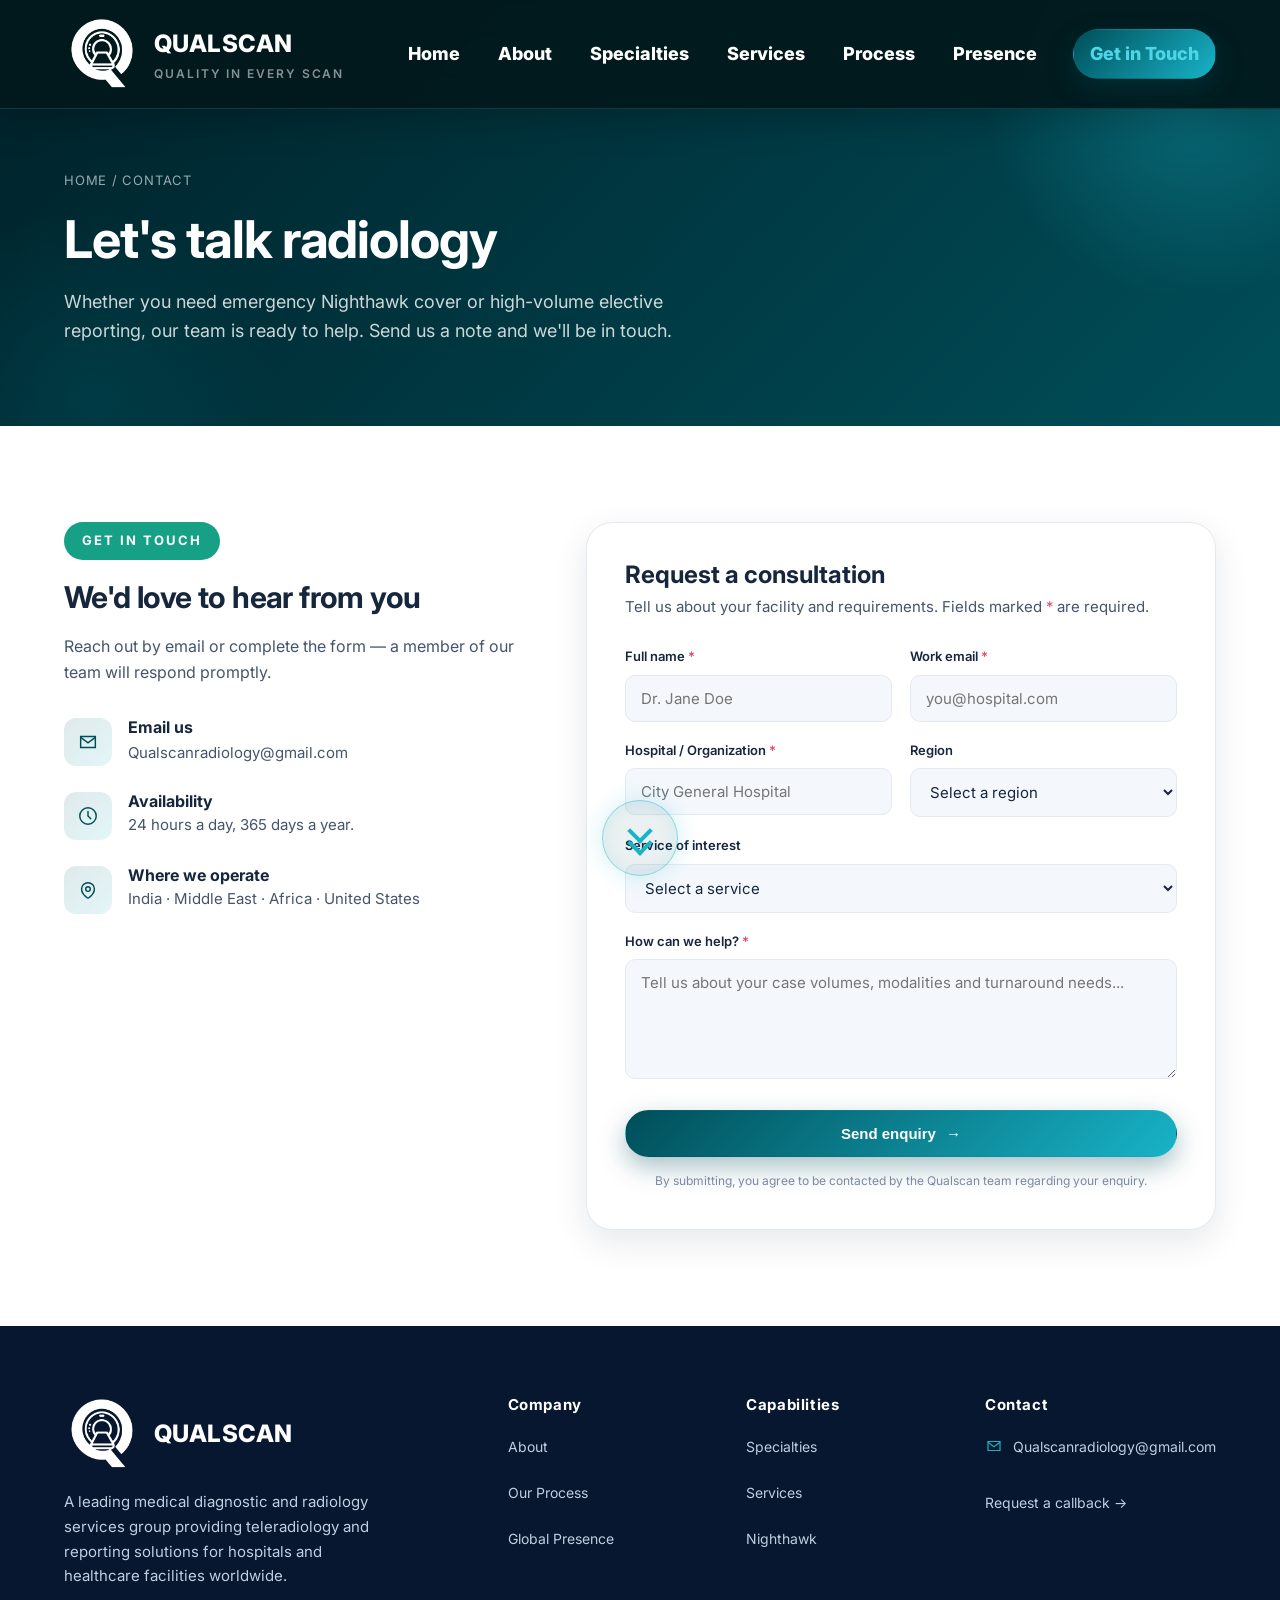
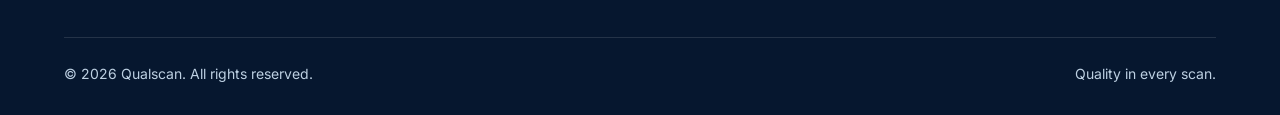
<file: contact.html>
<!DOCTYPE html>
<html lang="en">
<head>
  <meta charset="UTF-8" />
  <meta name="viewport" content="width=device-width, initial-scale=1.0" />
  <title>Contact Qualscan — Partner With Our Radiology Team</title>
  <meta name="description" content="Get in touch with Qualscan for teleradiology, diagnostic imaging and reporting solutions. Email us or complete the form and our team will respond." />
  <link rel="preconnect" href="https://fonts.googleapis.com" />
  <link rel="preconnect" href="https://fonts.gstatic.com" crossorigin />
  <link href="https://fonts.googleapis.com/css2?family=Inter:wght@400;500;600;700;800&display=swap" rel="stylesheet" />
  <link rel="stylesheet" href="css/style.css?v=60" />
</head>
<body>
  <header class="site-header header--solid">
    <div class="container nav">
      <a href="index.html" class="brand">
        <span class="brand-mark brand-mark--logo" aria-hidden="true"><img src="assets/logolast.png" alt="Qualscan logo" /></span>
        <span>Qualscan<small>Quality in every scan</small></span>
      </a>
      <nav class="nav-links" aria-label="Primary">
        <a href="index.html">Home</a><a href="about.html">About</a><a href="specialties.html">Specialties</a>
        <a href="services.html">Services</a><a href="process.html">Process</a><a href="presence.html">Presence</a>
        <span class="nav-cta"><a class="btn btn--primary" href="contact.html">Get in Touch</a></span>
      </nav>
      <button class="nav-toggle" aria-label="Toggle menu" aria-expanded="false"><span></span><span></span><span></span></button>
    </div>
  </header>

  <section class="page-hero">
    <div class="container">
      <div class="breadcrumb"><a href="index.html">Home</a> / Contact</div>
      <h1>Let's talk radiology</h1>
      <p>Whether you need emergency Nighthawk cover or high-volume elective reporting, our team is ready to help. Send us a note and we'll be in touch.</p>
    </div>
  </section>

  <section class="section">
    <div class="container">
      <div class="contact-grid">
        <!-- INFO -->
        <div class="contact-info" data-reveal>
          <span class="eyebrow">Get in touch</span>
          <h2 class="section-title" style="font-size:30px;">We'd love to hear from you</h2>
          <p class="section-lead" style="font-size:16px;margin-bottom:32px;">Reach out by email or complete the form — a member of our team will respond promptly.</p>

          <div class="contact-item">
            <span class="ic"><svg viewBox="0 0 24 24" fill="none"><path d="M4 6h16v12H4z" stroke="currentColor" stroke-width="1.6"/><path d="M4 7l8 6 8-6" stroke="currentColor" stroke-width="1.6"/></svg></span>
            <div><h4>Email us</h4><a href="mailto:Qualscanradiology@gmail.com">Qualscanradiology@gmail.com</a></div>
          </div>
          <div class="contact-item">
            <span class="ic"><svg viewBox="0 0 24 24" fill="none"><circle cx="12" cy="12" r="9" stroke="currentColor" stroke-width="1.6"/><path d="M12 7v5l3 3" stroke="currentColor" stroke-width="1.6" stroke-linecap="round"/></svg></span>
            <div><h4>Availability</h4><p>24 hours a day, 365 days a year.</p></div>
          </div>
          <div class="contact-item">
            <span class="ic"><svg viewBox="0 0 24 24" fill="none"><path d="M12 21s-7-4.35-7-10a7 7 0 0114 0c0 5.65-7 10-7 10z" stroke="currentColor" stroke-width="1.6"/><circle cx="12" cy="11" r="2.5" stroke="currentColor" stroke-width="1.6"/></svg></span>
            <div><h4>Where we operate</h4><p>India · Middle East · Africa · United States</p></div>
          </div>
        </div>

        <!-- LEAD FORM -->
        <div data-reveal data-delay="2">
          <div class="lead-form">
            <h3>Request a consultation</h3>
            <p>Tell us about your facility and requirements. Fields marked <span style="color:#e0496b">*</span> are required.</p>

            <form id="lead-form" novalidate>
              <div class="form-row">
                <div class="field">
                  <label for="name">Full name <span class="req">*</span></label>
                  <input type="text" id="name" name="name" data-required autocomplete="name" placeholder="Dr. Jane Doe" />
                  <span class="err">Please enter your name.</span>
                </div>
                <div class="field">
                  <label for="email">Work email <span class="req">*</span></label>
                  <input type="email" id="email" name="email" data-required autocomplete="email" placeholder="you@hospital.com" />
                  <span class="err">Please enter a valid email address.</span>
                </div>
              </div>

              <div class="form-row">
                <div class="field">
                  <label for="organization">Hospital / Organization <span class="req">*</span></label>
                  <input type="text" id="organization" name="organization" data-required placeholder="City General Hospital" />
                  <span class="err">Please enter your organization.</span>
                </div>
                <div class="field">
                  <label for="region">Region</label>
                  <select id="region" name="region">
                    <option value="">Select a region</option>
                    <option>India</option>
                    <option>Middle East</option>
                    <option>Africa</option>
                    <option>United States</option>
                    <option>Other</option>
                  </select>
                </div>
              </div>

              <div class="field">
                <label for="interest">Service of interest</label>
                <select id="interest" name="interest">
                  <option value="">Select a service</option>
                  <option>Emergency Nighthawk (24/7)</option>
                  <option>Stat &amp; preliminary reporting</option>
                  <option>Elective &amp; outpatient reporting</option>
                  <option>Sub-specialty reporting</option>
                  <option>Teleradiology solutions</option>
                  <option>Other</option>
                </select>
              </div>

              <div class="field">
                <label for="message">How can we help? <span class="req">*</span></label>
                <textarea id="message" name="message" data-required placeholder="Tell us about your case volumes, modalities and turnaround needs..."></textarea>
                <span class="err">Please add a short message.</span>
              </div>

              <button type="submit" class="btn btn--primary">Send enquiry <span class="arrow">→</span></button>
              <p class="form-note">By submitting, you agree to be contacted by the Qualscan team regarding your enquiry.</p>
            </form>

            <div class="form-success" id="form-success">
              <div class="check"><svg viewBox="0 0 24 24" fill="none"><path d="M5 13l4 4L19 7" stroke="currentColor" stroke-width="2.4" stroke-linecap="round" stroke-linejoin="round"/></svg></div>
              <h3>Thank you — message received!</h3>
              <p>Your enquiry has been captured. A member of the Qualscan team will get back to you at the email you provided.</p>
            </div>
          </div>
        </div>
      </div>
    </div>
  </section>

  <div class="scroll-down-cue scroll-down-cue--bottom" aria-hidden="true">
    <span></span>
    <span></span>
  </div>

  <footer class="site-footer">
    <div class="container">
      <div class="footer-grid">
        <div class="footer-about">
          <div class="brand"><span class="brand-mark brand-mark--logo" aria-hidden="true"><img src="assets/logolast.png" alt="Qualscan logo" /></span><span>Qualscan</span></div>
          <p>A leading medical diagnostic and radiology services group providing teleradiology and reporting solutions for hospitals and healthcare facilities worldwide.</p>
        </div>
        <div class="footer-col"><h4>Company</h4><a href="about.html">About</a><a href="process.html">Our Process</a><a href="presence.html">Global Presence</a></div>
        <div class="footer-col"><h4>Capabilities</h4><a href="specialties.html">Specialties</a><a href="services.html">Services</a><a href="services.html">Nighthawk</a></div>
        <div class="footer-col footer-contact"><h4>Contact</h4><a href="mailto:Qualscanradiology@gmail.com"><svg viewBox="0 0 24 24" fill="none"><path d="M4 6h16v12H4z" stroke="currentColor" stroke-width="1.6"/><path d="M4 7l8 6 8-6" stroke="currentColor" stroke-width="1.6"/></svg> Qualscanradiology@gmail.com</a><a href="contact.html" style="margin-top:10px;">Request a callback →</a></div>
      </div>
      <div class="footer-bottom"><span>© <span id="year">2026</span> Qualscan. All rights reserved.</span><span>Quality in every scan.</span></div>
    </div>
  </footer>

  <script src="js/main.js?v=58"></script>
  <script src="js/supabase-config.js?v=1"></script>
  <script src="js/form.js?v=2"></script>
</body>
</html>
</file>
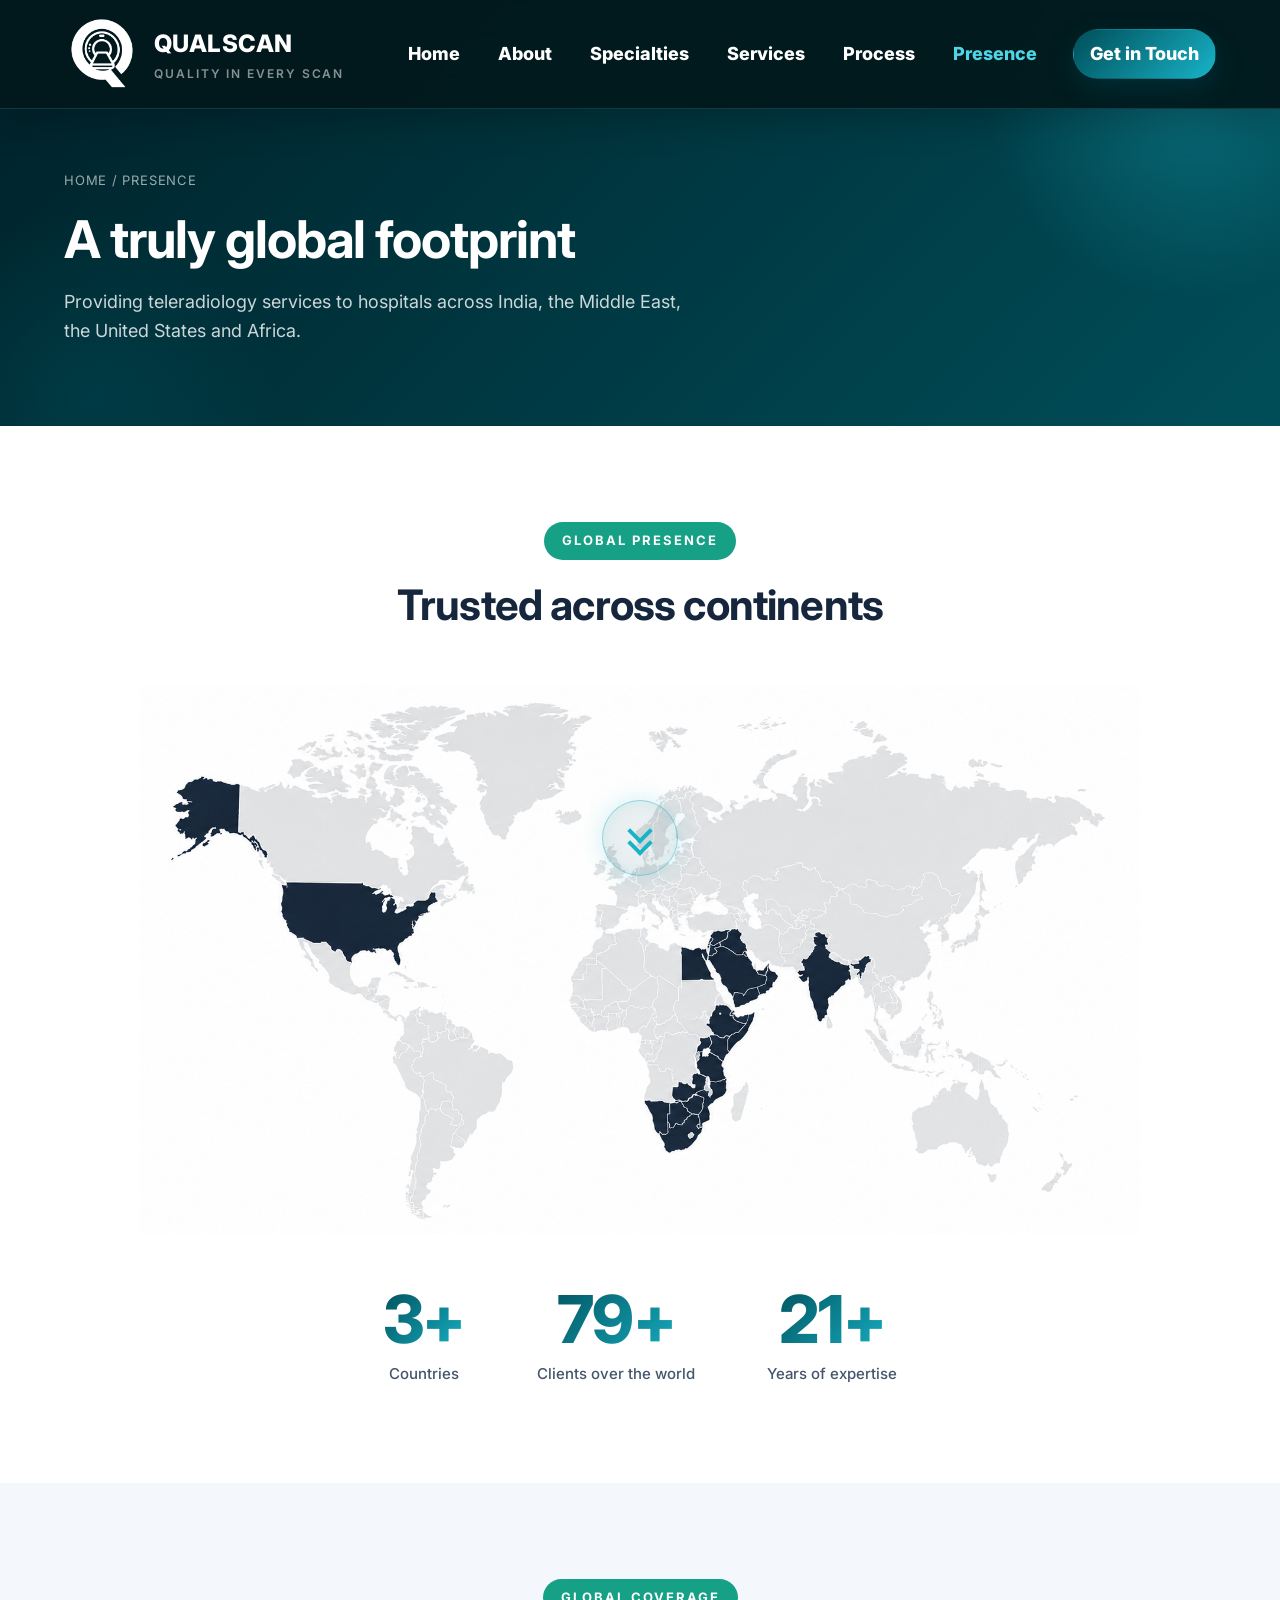
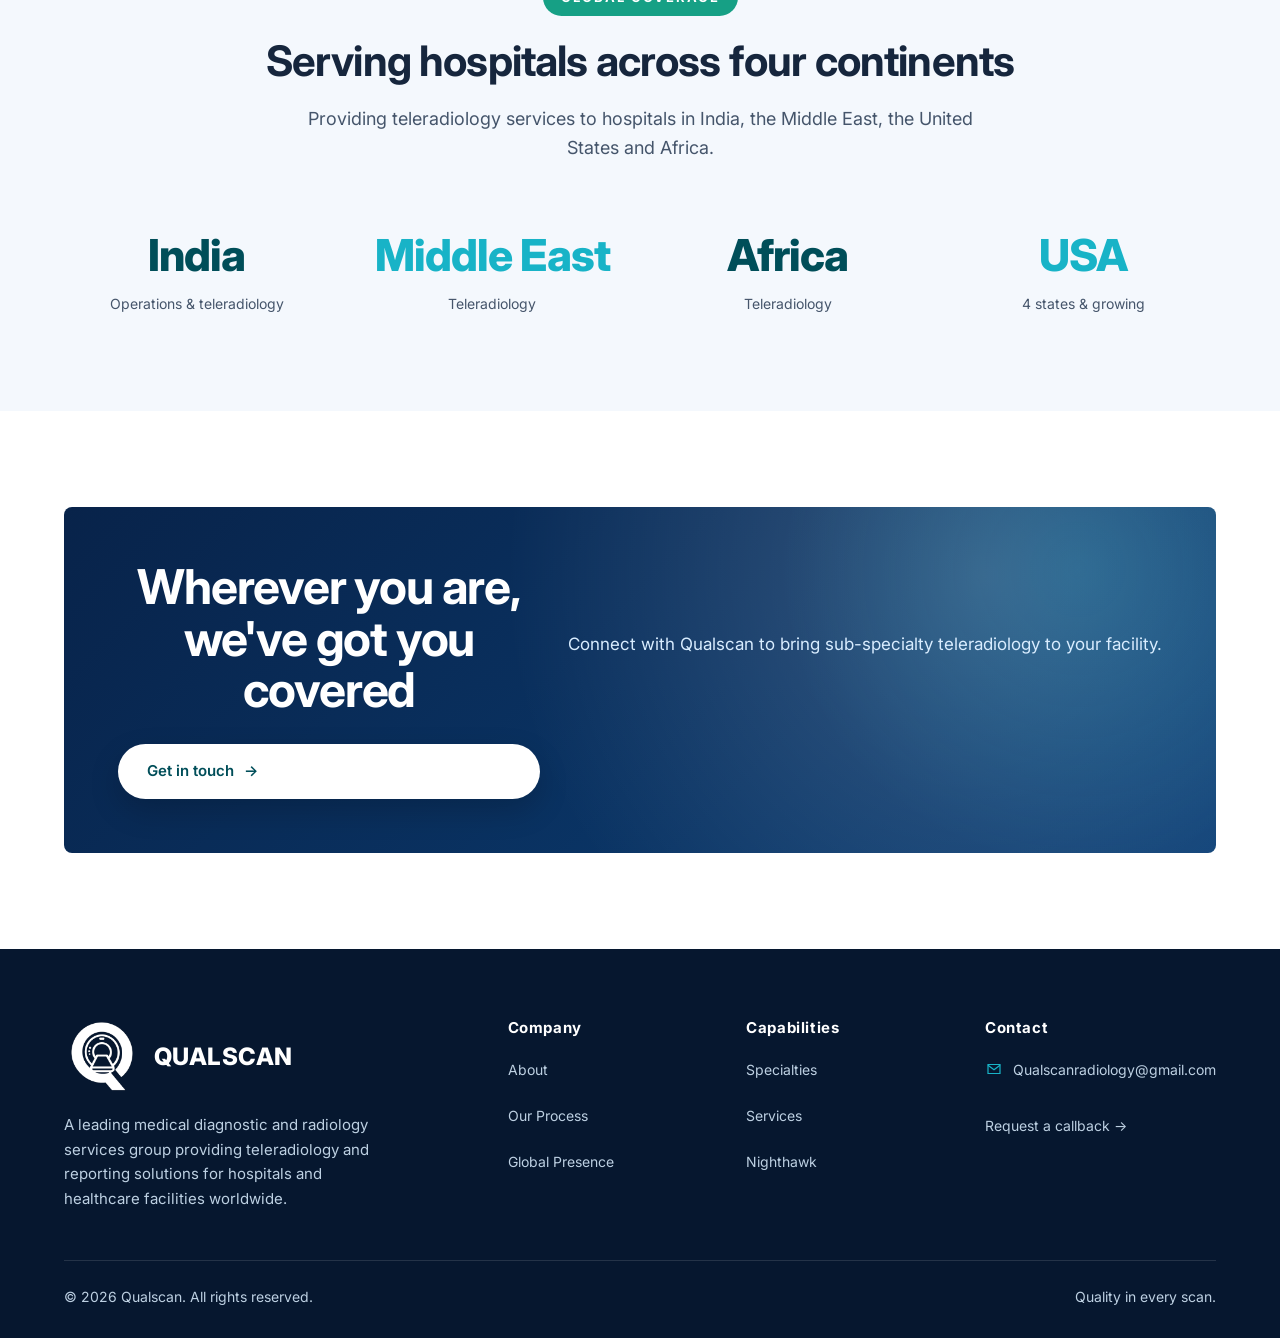
<file: presence.html>
<!DOCTYPE html>
<html lang="en">
<head>
  <meta charset="UTF-8" />
  <meta name="viewport" content="width=device-width, initial-scale=1.0" />
  <title>Global Presence — Teleradiology Across Four Continents | Qualscan</title>
  <meta name="description" content="Qualscan provides teleradiology and diagnostic services across India, the Middle East, Africa and the United States — including Florida, New Jersey, Texas and Indiana." />
  <link rel="preconnect" href="https://fonts.googleapis.com" />
  <link rel="preconnect" href="https://fonts.gstatic.com" crossorigin />
  <link href="https://fonts.googleapis.com/css2?family=Inter:wght@400;500;600;700;800&display=swap" rel="stylesheet" />
  <link rel="stylesheet" href="css/style.css?v=60" />
</head>
<body>

  <header class="site-header header--solid">
    <div class="container nav">
      <a href="index.html" class="brand">
        <span class="brand-mark brand-mark--logo" aria-hidden="true"><img src="assets/logolast.png" alt="Qualscan logo" /></span>
        <span>Qualscan<small>Quality in every scan</small></span>
      </a>
      <nav class="nav-links" aria-label="Primary">
        <a href="index.html">Home</a><a href="about.html">About</a><a href="specialties.html">Specialties</a>
        <a href="services.html">Services</a><a href="process.html">Process</a><a href="presence.html">Presence</a>
        <span class="nav-cta"><a class="btn btn--primary" href="contact.html">Get in Touch</a></span>
      </nav>
      <button class="nav-toggle" aria-label="Toggle menu" aria-expanded="false"><span></span><span></span><span></span></button>
    </div>
  </header>

  <section class="page-hero">
    <div class="container">
      <div class="breadcrumb"><a href="index.html">Home</a> / Presence</div>
      <h1>A truly global footprint</h1>
      <p>Providing teleradiology services to hospitals across India, the Middle East, the United States and Africa.</p>
    </div>
  </section>

  <!-- GLOBAL PRESENCE — world map (same as home page) -->
  <section class="section world-section">
    <div class="container">
      <div class="section-head section-head--center" data-reveal>
        <span class="eyebrow">Global Presence</span>
        <h2 class="section-title">Trusted across continents</h2>
      </div>
      <div class="world-map" data-reveal>
        <img src="assets/world map.png" alt="Qualscan global coverage world map" />
      </div>
      <div class="world-stats" data-reveal>
        <div class="world-stat">
          <div class="world-stat__num"><span data-count="4" data-suffix="+">0</span></div>
          <div class="world-stat__label">Countries</div>
        </div>
        <div class="world-stat">
          <div class="world-stat__num"><span data-count="100" data-suffix="+">0</span></div>
          <div class="world-stat__label">Clients over the world</div>
        </div>
        <div class="world-stat">
          <div class="world-stat__num"><span data-count="27" data-suffix="+">0</span></div>
          <div class="world-stat__label">Years of expertise</div>
        </div>
      </div>
    </div>
  </section>

  <!-- GLOBAL COVERAGE SUMMARY -->
  <section class="section section--alt">
    <div class="container">
      <div class="section-head section-head--center" data-reveal>
        <span class="eyebrow">Global Coverage</span>
        <h2 class="section-title">Serving hospitals across four continents</h2>
        <p class="section-lead">Providing teleradiology services to hospitals in India, the Middle East, the United States and Africa.</p>
      </div>
      <div class="statband" style="--c:var(--c-blue);">
        <div data-reveal data-delay="1"><div class="num" style="-webkit-text-fill-color:var(--c-blue);color:var(--c-blue);background:none;">India</div><div class="lbl" style="color:var(--c-body)">Operations &amp; teleradiology</div></div>
        <div data-reveal data-delay="2"><div class="num" style="-webkit-text-fill-color:var(--c-teal);color:var(--c-teal);background:none;">Middle East</div><div class="lbl" style="color:var(--c-body)">Teleradiology</div></div>
        <div data-reveal data-delay="3"><div class="num" style="-webkit-text-fill-color:var(--c-blue);color:var(--c-blue);background:none;">Africa</div><div class="lbl" style="color:var(--c-body)">Teleradiology</div></div>
        <div data-reveal data-delay="4"><div class="num" style="-webkit-text-fill-color:var(--c-teal);color:var(--c-teal);background:none;">USA</div><div class="lbl" style="color:var(--c-body)">4 states &amp; growing</div></div>
      </div>
    </div>
  </section>

  <section class="section" style="padding-top:0;margin-top:96px;">
    <div class="container" data-reveal>
      <div class="cta-band">
        <h2>Wherever you are, we've got you covered</h2>
        <p>Connect with Qualscan to bring sub-specialty teleradiology to your facility.</p>
        <a href="contact.html" class="btn btn--primary">Get in touch <span class="arrow">→</span></a>
      </div>
    </div>
  </section>

  <div class="scroll-down-cue scroll-down-cue--bottom" aria-hidden="true">
    <span></span>
    <span></span>
  </div>

  <footer class="site-footer">
    <div class="container">
      <div class="footer-grid">
        <div class="footer-about">
          <div class="brand"><span class="brand-mark brand-mark--logo" aria-hidden="true"><img src="assets/logolast.png" alt="Qualscan logo" /></span><span>Qualscan</span></div>
          <p>A leading medical diagnostic and radiology services group providing teleradiology and reporting solutions for hospitals and healthcare facilities worldwide.</p>
        </div>
        <div class="footer-col"><h4>Company</h4><a href="about.html">About</a><a href="process.html">Our Process</a><a href="presence.html">Global Presence</a></div>
        <div class="footer-col"><h4>Capabilities</h4><a href="specialties.html">Specialties</a><a href="services.html">Services</a><a href="services.html">Nighthawk</a></div>
        <div class="footer-col footer-contact"><h4>Contact</h4><a href="mailto:Qualscanradiology@gmail.com"><svg viewBox="0 0 24 24" fill="none"><path d="M4 6h16v12H4z" stroke="currentColor" stroke-width="1.6"/><path d="M4 7l8 6 8-6" stroke="currentColor" stroke-width="1.6"/></svg> Qualscanradiology@gmail.com</a><a href="contact.html" style="margin-top:10px;">Request a callback →</a></div>
      </div>
      <div class="footer-bottom"><span>© <span id="year">2026</span> Qualscan. All rights reserved.</span><span>Quality in every scan.</span></div>
    </div>
  </footer>

  <script src="js/main.js?v=58"></script>
  <script src="js/presence.js"></script>
</body>
</html>
</file>
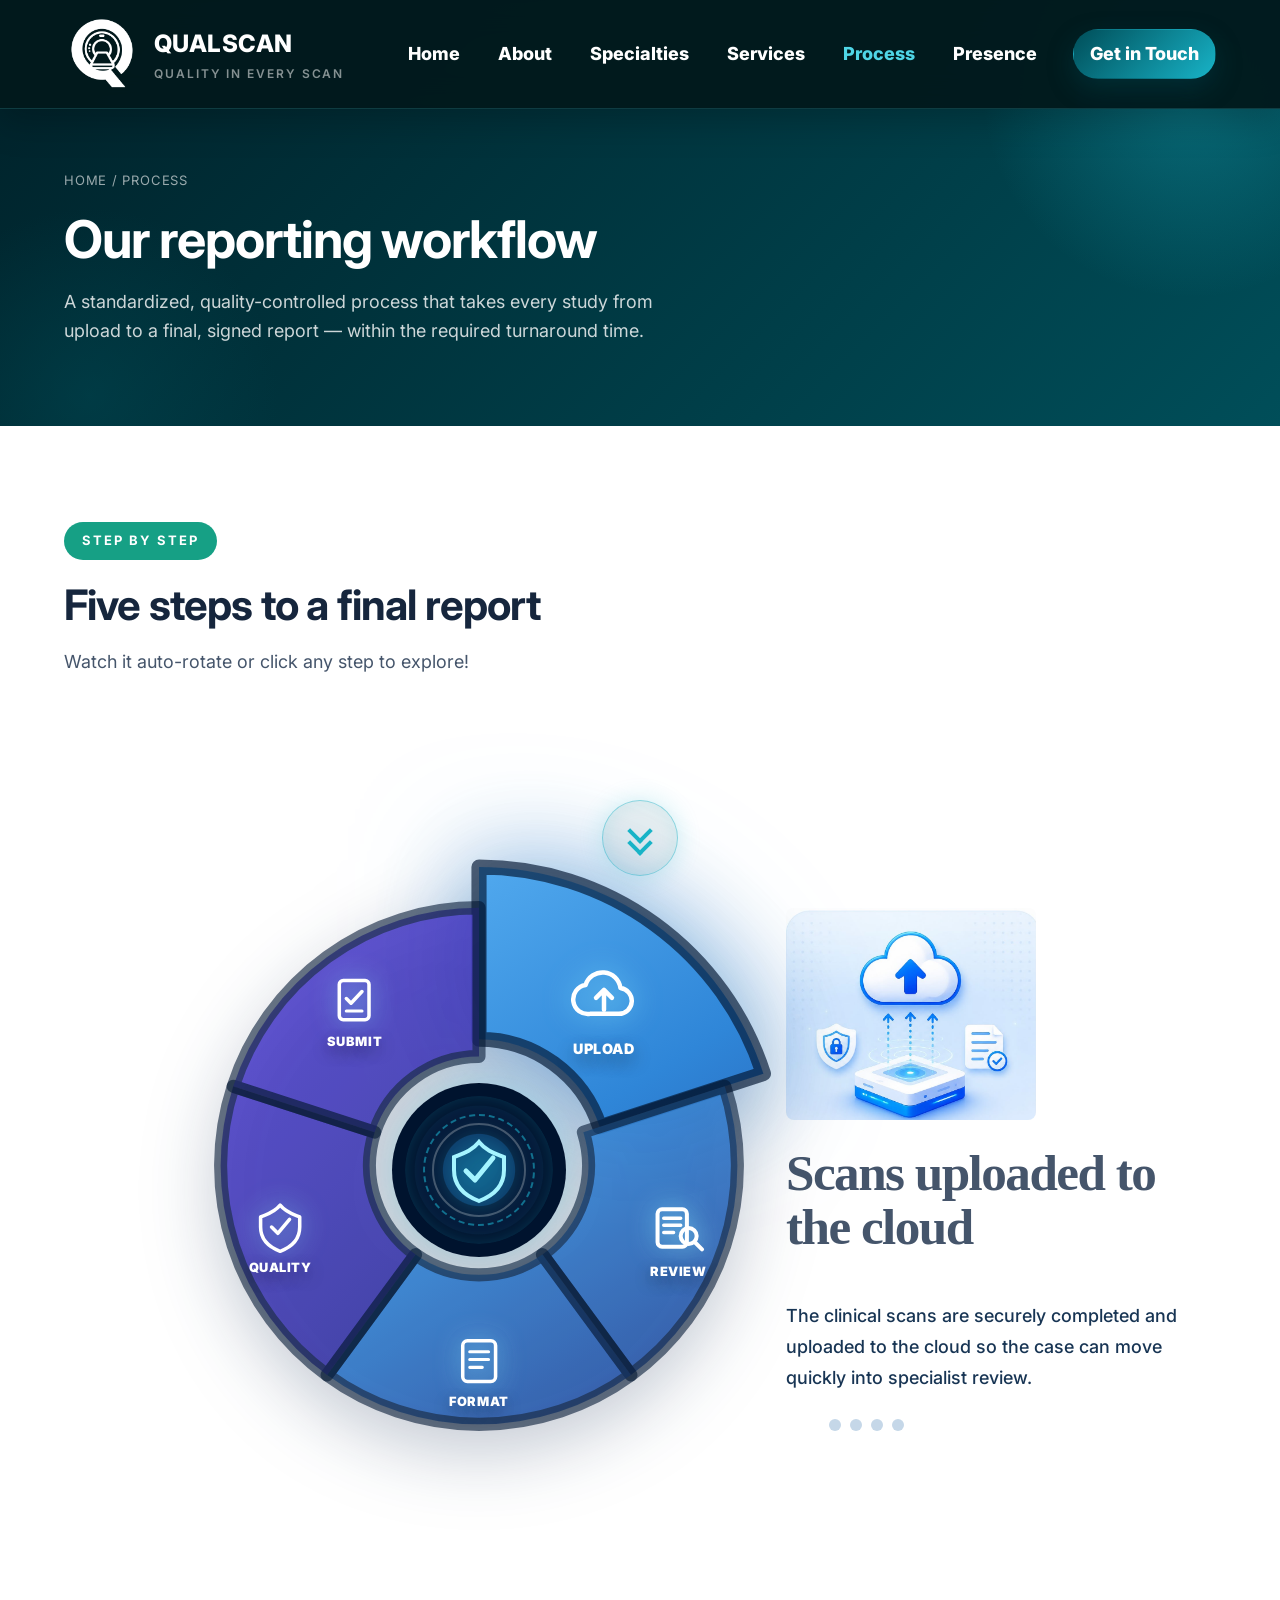
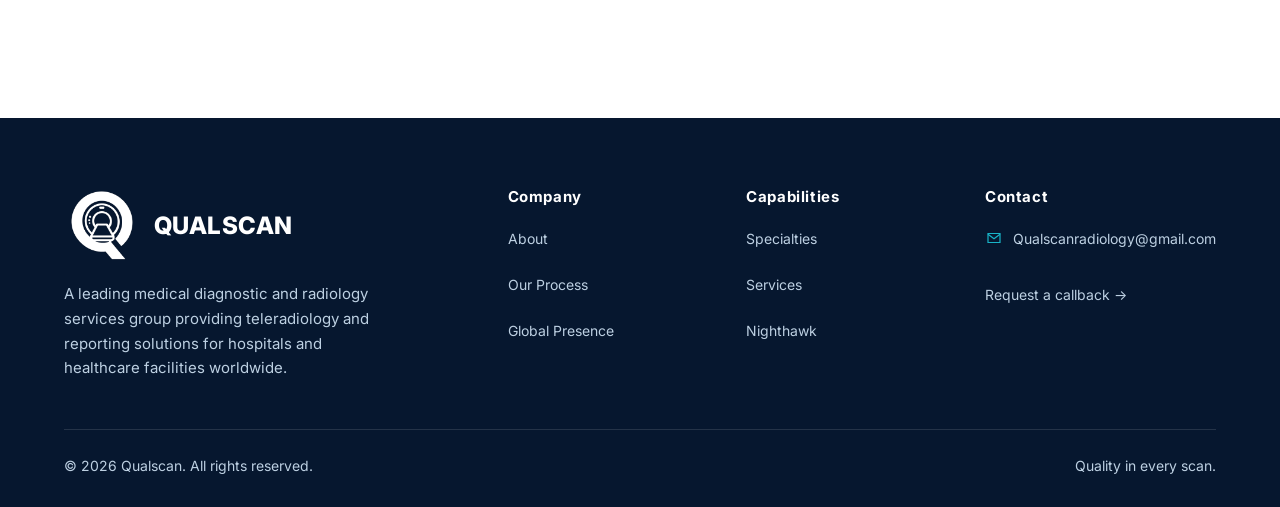
<file: process.html>
<!DOCTYPE html>
<html lang="en">
<head>
  <meta charset="UTF-8" />
  <meta name="viewport" content="width=device-width, initial-scale=1.0" />
  <title>Our Process — Standardized Reporting Workflow | Qualscan</title>
  <meta name="description" content="From cloud upload to senior radiologist quality control, follow the five-step Qualscan reporting workflow that delivers accurate reports within turnaround time." />
  <link rel="preconnect" href="https://fonts.googleapis.com" />
  <link rel="preconnect" href="https://fonts.gstatic.com" crossorigin />
  <link href="https://fonts.googleapis.com/css2?family=Inter:wght@400;500;600;700;800&display=swap" rel="stylesheet" />
  <link rel="stylesheet" href="css/style.css?v=60" />
</head>
<body id="top">

  <header class="site-header header--solid">
    <div class="container nav">
      <a href="index.html" class="brand">
        <span class="brand-mark brand-mark--logo" aria-hidden="true"><img src="assets/logolast.png" alt="Qualscan logo" /></span>
        <span>Qualscan<small>Quality in every scan</small></span>
      </a>
      <nav class="nav-links" aria-label="Primary">
        <a href="index.html">Home</a><a href="about.html">About</a><a href="specialties.html">Specialties</a>
        <a href="services.html">Services</a><a href="process.html">Process</a><a href="presence.html">Presence</a>
        <span class="nav-cta"><a class="btn btn--primary" href="contact.html">Get in Touch</a></span>
      </nav>
      <button class="nav-toggle" aria-label="Toggle menu" aria-expanded="false"><span></span><span></span><span></span></button>
    </div>
  </header>

  <section class="page-hero">
    <div class="container">
      <div class="breadcrumb"><a href="index.html">Home</a> / Process</div>
      <h1>Our reporting workflow</h1>
      <p>A standardized, quality-controlled process that takes every study from upload to a final, signed report — within the required turnaround time.</p>
    </div>
  </section>

  <!-- ANIMATED PROCESS TIMELINE -->
  <section class="section" aria-label="Animated process workflow">
    <div class="container">
      <div class="section-head">
        <span class="eyebrow">Step by step</span>
        <h2 class="section-title">Five steps to a final report</h2>
        <p class="section-lead">Watch it auto-rotate or click any step to explore!</p>
      </div>

      <div class="process-scroll" id="processScroll">
        <div class="process-stage">
          <div class="process-wheel-wrap">
            <div class="process-wheel">
              <svg class="wheel-svg" viewBox="0 0 500 500" aria-hidden="true">
                <defs>
                  <linearGradient id="segBlue" x1="120" y1="40" x2="380" y2="455" gradientUnits="userSpaceOnUse">
                    <stop stop-color="#6bc4ff"/>
                    <stop offset="0.52" stop-color="#2f86d8"/>
                    <stop offset="1" stop-color="#1d378d"/>
                  </linearGradient>
                  <linearGradient id="segPurple" x1="70" y1="90" x2="405" y2="430" gradientUnits="userSpaceOnUse">
                    <stop stop-color="#5443d8"/>
                    <stop offset="1" stop-color="#1b267e"/>
                  </linearGradient>
                </defs>
                <g class="segment is-active" data-step="0"><path fill="url(#segBlue)" d="M250 92 A158 158 0 0 1 400.3 201.2 L313.8 229.3 A67 67 0 0 0 250 183 Z"/></g>
                <g class="segment" data-step="1"><path fill="url(#segBlue)" d="M400.3 201.2 A158 158 0 0 1 342.9 377.8 L288.8 304.2 A67 67 0 0 0 313.8 229.3 Z"/></g>
                <g class="segment" data-step="2"><path fill="url(#segBlue)" d="M342.9 377.8 A158 158 0 0 1 157.1 377.8 L211.2 304.2 A67 67 0 0 0 288.8 304.2 Z"/></g>
                <g class="segment" data-step="3"><path fill="url(#segPurple)" d="M157.1 377.8 A158 158 0 0 1 99.7 201.2 L186.2 229.3 A67 67 0 0 0 211.2 304.2 Z"/></g>
                <g class="segment" data-step="4"><path fill="url(#segPurple)" d="M99.7 201.2 A158 158 0 0 1 250 92 L250 183 A67 67 0 0 0 186.2 229.3 Z"/></g>
              </svg>

              <div class="segment-label label-1 label-active" data-label="0">
                <svg class="process-icon" viewBox="0 0 72 72" fill="none" aria-hidden="true"><path d="M22 51h29a13 13 0 0 0 1.5-25.9A18 18 0 0 0 17.5 22 14 14 0 0 0 22 51Z" stroke="currentColor" stroke-width="4.5" stroke-linejoin="round"/><path d="M36 47V28M28 35l8-8 8 8" stroke="currentColor" stroke-width="4.5" stroke-linecap="round" stroke-linejoin="round"/></svg>
                <span>Upload</span>
              </div>
              <div class="segment-label label-2" data-label="1">
                <svg class="process-icon" viewBox="0 0 72 72" fill="none" aria-hidden="true"><rect x="13" y="16" width="33" height="42" rx="5" stroke="currentColor" stroke-width="4.5"/><path d="M20 26h19M20 34h19M20 42h11" stroke="currentColor" stroke-width="4" stroke-linecap="round"/><circle cx="48" cy="46" r="9" stroke="currentColor" stroke-width="4.5"/><path d="M55 53l8 8" stroke="currentColor" stroke-width="4.5" stroke-linecap="round"/></svg>
                <span>Review</span>
              </div>
              <div class="segment-label label-3" data-label="2">
                <svg class="process-icon" viewBox="0 0 72 72" fill="none" aria-hidden="true"><rect x="15" y="10" width="42" height="52" rx="6" stroke="currentColor" stroke-width="4.5"/><path d="M24 24h24M24 34h24M24 44h16" stroke="currentColor" stroke-width="4" stroke-linecap="round"/></svg>
                <span>Format</span>
              </div>
              <div class="segment-label label-4" data-label="3">
                <svg class="process-icon" viewBox="0 0 72 72" fill="none" aria-hidden="true"><path d="M36 8c8 10 18 12 25 15v13c0 15-9 25-25 31C20 61 11 51 11 36V23c7-3 17-5 25-15Z" stroke="currentColor" stroke-width="4.5" stroke-linejoin="round"/><path d="M25 36l8 8 15-18" stroke="currentColor" stroke-width="4.5" stroke-linecap="round" stroke-linejoin="round"/></svg>
                <span>Quality</span>
              </div>
              <div class="segment-label label-5" data-label="4">
                <svg class="process-icon" viewBox="0 0 72 72" fill="none" aria-hidden="true"><rect x="17" y="11" width="38" height="50" rx="5" stroke="currentColor" stroke-width="4.5"/><path d="M26 34l6 6 14-15" stroke="currentColor" stroke-width="4.5" stroke-linecap="round" stroke-linejoin="round"/><path d="M26 50h20" stroke="currentColor" stroke-width="4" stroke-linecap="round"/></svg>
                <span>Submit</span>
              </div>

              <div class="center-core">
                <svg class="shield" viewBox="0 0 72 72" fill="none" aria-hidden="true">
                  <path d="M36 8c8 10 18 12 25 15v13c0 15-9 25-25 31C20 61 11 51 11 36V23c7-3 17-5 25-15Z" stroke="currentColor" stroke-width="4" fill="rgba(34,212,239,0.07)"/>
                  <path d="M23 37l9 9 18-22" stroke="currentColor" stroke-width="5" stroke-linecap="round" stroke-linejoin="round"/>
                </svg>
              </div>
            </div>
          </div>

          <aside class="process-panel pop-in" id="processPanel" aria-live="polite">
            <div class="process-photo" id="stagePhoto"></div>
            <h3 id="stageTitle">Scans uploaded to the cloud</h3>
            <div class="accent-line"></div>
            <p id="stageText">The clinical scans are securely completed and uploaded to the cloud so the case can move quickly into specialist review.</p>
            <div class="process-dots" id="processDots" aria-label="Process steps"></div>
          </aside>
        </div>
      </div>
    </div>
  </section>

  <div class="scroll-down-cue scroll-down-cue--bottom" aria-hidden="true">
    <span></span>
    <span></span>
  </div>

  <footer class="site-footer">
    <div class="container">
      <div class="footer-grid">
        <div class="footer-about">
          <div class="brand"><span class="brand-mark brand-mark--logo" aria-hidden="true"><img src="assets/logolast.png" alt="Qualscan logo" /></span><span>Qualscan</span></div>
          <p>A leading medical diagnostic and radiology services group providing teleradiology and reporting solutions for hospitals and healthcare facilities worldwide.</p>
        </div>
        <div class="footer-col"><h4>Company</h4><a href="about.html">About</a><a href="process.html">Our Process</a><a href="presence.html">Global Presence</a></div>
        <div class="footer-col"><h4>Capabilities</h4><a href="specialties.html">Specialties</a><a href="services.html">Services</a><a href="services.html">Nighthawk</a></div>
        <div class="footer-col footer-contact"><h4>Contact</h4><a href="mailto:Qualscanradiology@gmail.com"><svg viewBox="0 0 24 24" fill="none"><path d="M4 6h16v12H4z" stroke="currentColor" stroke-width="1.6"/><path d="M4 7l8 6 8-6" stroke="currentColor" stroke-width="1.6"/></svg> Qualscanradiology@gmail.com</a><a href="contact.html" style="margin-top:10px;">Request a callback &rarr;</a></div>
      </div>
      <div class="footer-bottom"><span>© <span id="year">2026</span> Qualscan. All rights reserved.</span><span>Quality in every scan.</span></div>
    </div>
  </footer>

  <script src="js/main.js?v=58"></script>
  <script src="js/process.js?v=58"></script>
</body>
</html>
</file>
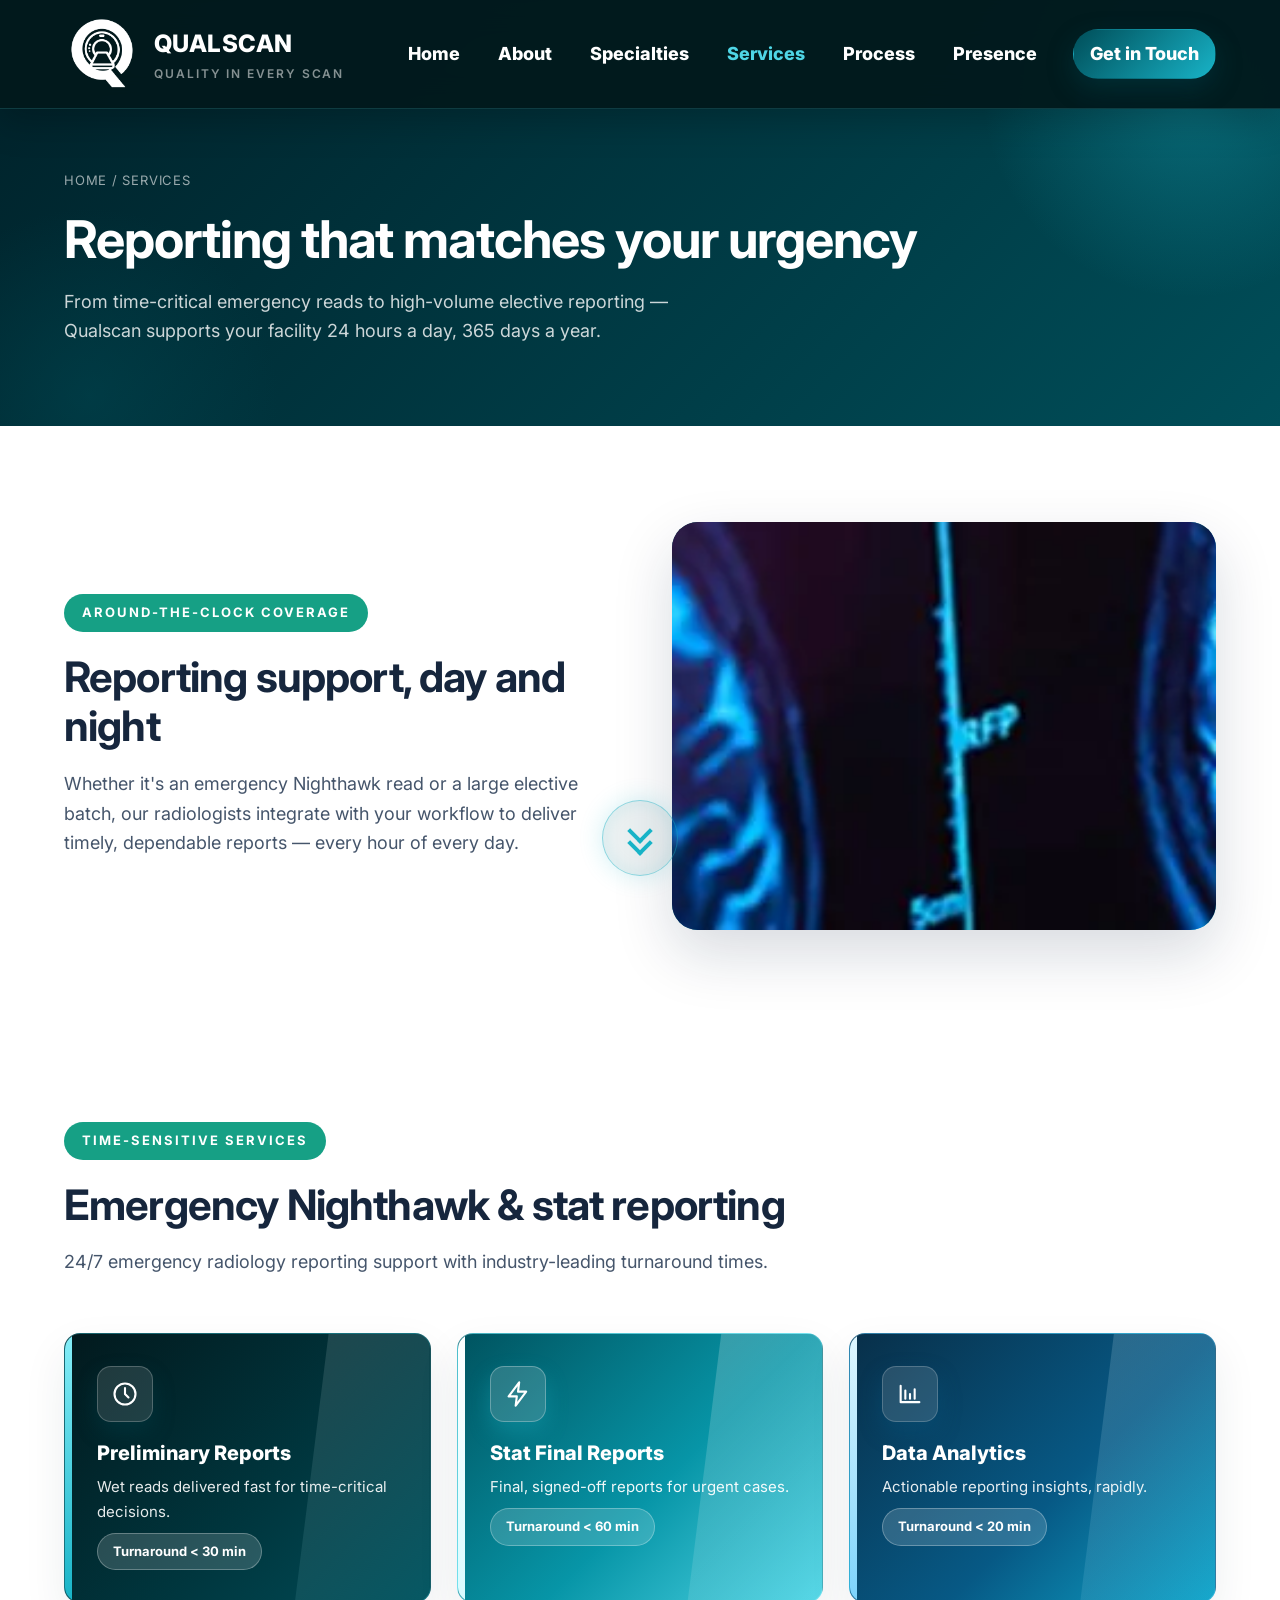
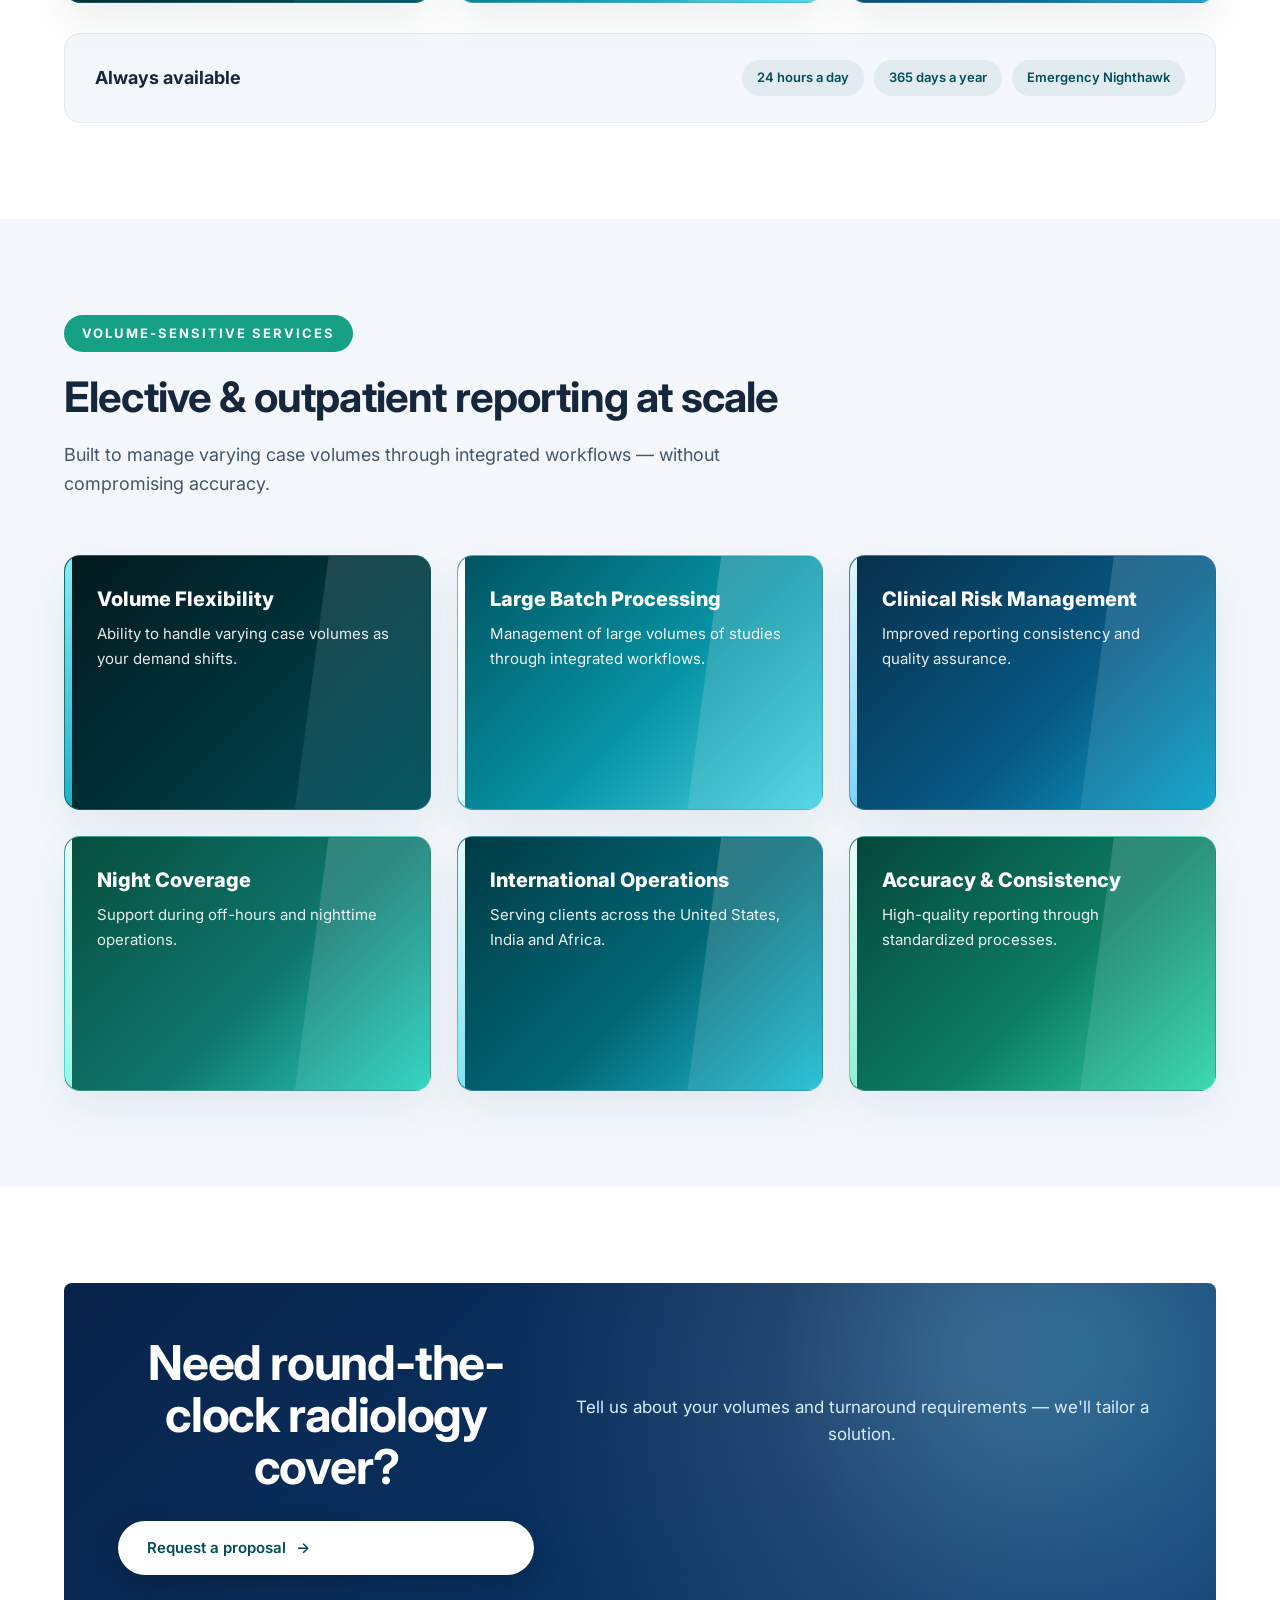
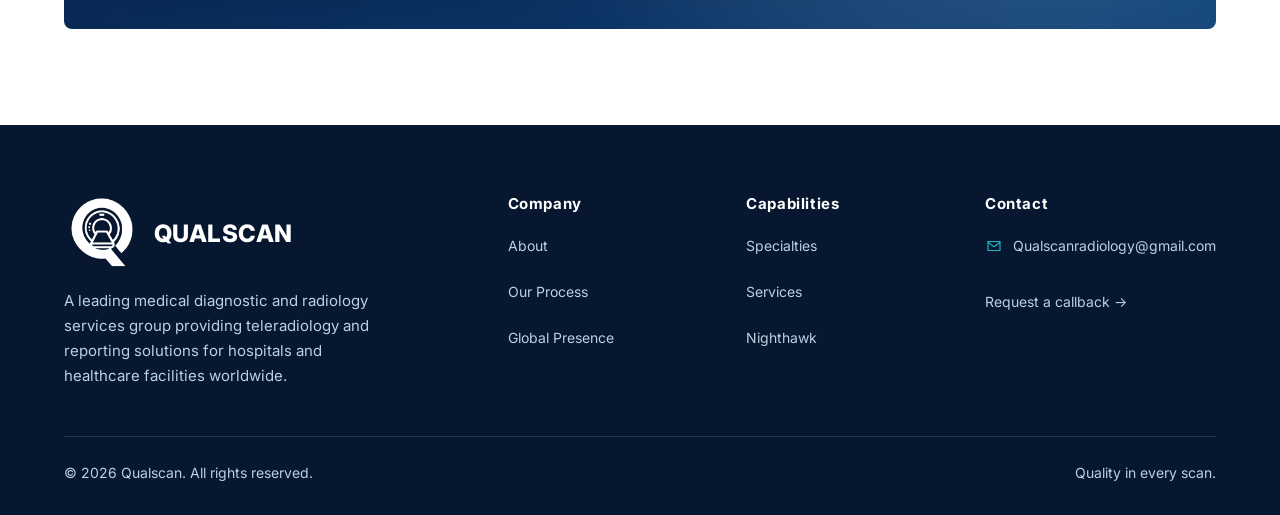
<file: services.html>
<!DOCTYPE html>
<html lang="en">
<head>
  <meta charset="UTF-8" />
  <meta name="viewport" content="width=device-width, initial-scale=1.0" />
  <title>Services — Nighthawk, Stat Reports & Elective Reporting | Qualscan</title>
  <meta name="description" content="24/7 emergency Nighthawk services, preliminary wet reads under 30 minutes, stat final reports under 60 minutes, and high-volume elective and outpatient reporting." />
  <link rel="preconnect" href="https://fonts.googleapis.com" />
  <link rel="preconnect" href="https://fonts.gstatic.com" crossorigin />
  <link href="https://fonts.googleapis.com/css2?family=Inter:wght@400;500;600;700;800&display=swap" rel="stylesheet" />
  <link rel="stylesheet" href="css/style.css?v=60" />
</head>
<body>

  <header class="site-header header--solid">
    <div class="container nav">
      <a href="index.html" class="brand">
        <span class="brand-mark brand-mark--logo" aria-hidden="true"><img src="assets/logolast.png" alt="Qualscan logo" /></span>
        <span>Qualscan<small>Quality in every scan</small></span>
      </a>
      <nav class="nav-links" aria-label="Primary">
        <a href="index.html">Home</a><a href="about.html">About</a><a href="specialties.html">Specialties</a>
        <a href="services.html">Services</a><a href="process.html">Process</a><a href="presence.html">Presence</a>
        <span class="nav-cta"><a class="btn btn--primary" href="contact.html">Get in Touch</a></span>
      </nav>
      <button class="nav-toggle" aria-label="Toggle menu" aria-expanded="false"><span></span><span></span><span></span></button>
    </div>
  </header>

  <section class="page-hero">
    <div class="container">
      <div class="breadcrumb"><a href="index.html">Home</a> / Services</div>
      <h1>Reporting that matches your urgency</h1>
      <p>From time-critical emergency reads to high-volume elective reporting — Qualscan supports your facility 24 hours a day, 365 days a year.</p>
    </div>
  </section>

  <!-- INTRO SPLIT -->
  <section class="section">
    <div class="container split">
      <div data-reveal>
        <span class="eyebrow">Around-the-clock Coverage</span>
        <h2 class="section-title">Reporting support, day and night</h2>
        <p class="section-lead">Whether it's an emergency Nighthawk read or a large elective batch, our radiologists integrate with your workflow to deliver timely, dependable reports — every hour of every day.</p>
      </div>
      <div data-reveal data-delay="2">
        <div class="media-frame">
          <img src="assets/image.webp" alt="Radiology team reviewing imaging studies" onerror="this.style.display='none';this.nextElementSibling.style.display='grid';" />
          <div class="ph" style="display:none"><svg viewBox="0 0 24 24" fill="none"><path d="M4 5h16v14H4z" stroke="currentColor" stroke-width="1.5"/><path d="M4 15l5-5 4 4 3-3 4 4" stroke="currentColor" stroke-width="1.5" stroke-linecap="round" stroke-linejoin="round"/><circle cx="9" cy="9" r="1.5" fill="currentColor"/></svg></div>
        </div>
      </div>
    </div>
  </section>

  <!-- TIME-SENSITIVE -->
  <section class="section">
    <div class="container">
      <div class="section-head" data-reveal>
        <span class="eyebrow">Time-Sensitive Services</span>
        <h2 class="section-title">Emergency Nighthawk &amp; stat reporting</h2>
        <p class="section-lead">24/7 emergency radiology reporting support with industry-leading turnaround times.</p>
      </div>
      <div class="grid grid--3">
        <div class="card vibe-card vibe-card--teal" data-reveal data-delay="1">
          <div class="icon"><svg viewBox="0 0 24 24" fill="none"><circle cx="12" cy="12" r="9" stroke="currentColor" stroke-width="1.8"/><path d="M12 7v5l3 3" stroke="currentColor" stroke-width="1.8" stroke-linecap="round"/></svg></div>
          <h3>Preliminary Reports</h3>
          <p>Wet reads delivered fast for time-critical decisions.</p>
          <div class="pill-row"><span class="pill">Turnaround &lt; 30 min</span></div>
        </div>
        <div class="card vibe-card vibe-card--blue" data-reveal data-delay="2">
          <div class="icon"><svg viewBox="0 0 24 24" fill="none"><path d="M13 2L4 14h7l-1 8 9-12h-7l1-8z" stroke="currentColor" stroke-width="1.8" stroke-linejoin="round"/></svg></div>
          <h3>Stat Final Reports</h3>
          <p>Final, signed-off reports for urgent cases.</p>
          <div class="pill-row"><span class="pill">Turnaround &lt; 60 min</span></div>
        </div>
        <div class="card vibe-card vibe-card--violet" data-reveal data-delay="3">
          <div class="icon"><svg viewBox="0 0 24 24" fill="none"><path d="M4 19V5M4 19h16M8 16V9M12 16v-4M16 16v-8" stroke="currentColor" stroke-width="1.8" stroke-linecap="round"/></svg></div>
          <h3>Data Analytics</h3>
          <p>Actionable reporting insights, rapidly.</p>
          <div class="pill-row"><span class="pill">Turnaround &lt; 20 min</span></div>
        </div>
      </div>
      <div style="margin-top:30px;background:var(--c-bg-alt);border:1px solid var(--c-line);border-radius:var(--radius);padding:26px 30px;display:flex;flex-wrap:wrap;gap:16px;align-items:center;justify-content:space-between;" data-reveal>
        <strong style="color:var(--c-ink);font-size:18px;">Always available</strong>
        <div class="pill-row" style="margin:0;"><span class="pill">24 hours a day</span><span class="pill">365 days a year</span><span class="pill">Emergency Nighthawk</span></div>
      </div>
    </div>
  </section>

  <!-- VOLUME-SENSITIVE -->
  <section class="section section--alt">
    <div class="container">
      <div class="section-head" data-reveal>
        <span class="eyebrow">Volume-Sensitive Services</span>
        <h2 class="section-title">Elective &amp; outpatient reporting at scale</h2>
        <p class="section-lead">Built to manage varying case volumes through integrated workflows — without compromising accuracy.</p>
      </div>
      <div class="grid grid--3">
        <div class="card vibe-card vibe-card--teal" data-reveal data-delay="1"><h3>Volume Flexibility</h3><p>Ability to handle varying case volumes as your demand shifts.</p></div>
        <div class="card vibe-card vibe-card--blue" data-reveal data-delay="2"><h3>Large Batch Processing</h3><p>Management of large volumes of studies through integrated workflows.</p></div>
        <div class="card vibe-card vibe-card--violet" data-reveal data-delay="3"><h3>Clinical Risk Management</h3><p>Improved reporting consistency and quality assurance.</p></div>
        <div class="card vibe-card vibe-card--amber" data-reveal data-delay="1"><h3>Night Coverage</h3><p>Support during off-hours and nighttime operations.</p></div>
        <div class="card vibe-card vibe-card--rose" data-reveal data-delay="2"><h3>International Operations</h3><p>Serving clients across the United States, India and Africa.</p></div>
        <div class="card vibe-card vibe-card--green" data-reveal data-delay="3"><h3>Accuracy &amp; Consistency</h3><p>High-quality reporting through standardized processes.</p></div>
      </div>
    </div>
  </section>

  <section class="section" style="padding-top:0;margin-top:96px;">
    <div class="container" data-reveal>
      <div class="cta-band">
        <h2>Need round-the-clock radiology cover?</h2>
        <p>Tell us about your volumes and turnaround requirements — we'll tailor a solution.</p>
        <a href="contact.html" class="btn btn--primary">Request a proposal <span class="arrow">→</span></a>
      </div>
    </div>
  </section>

  <div class="scroll-down-cue scroll-down-cue--bottom" aria-hidden="true">
    <span></span>
    <span></span>
  </div>

  <footer class="site-footer">
    <div class="container">
      <div class="footer-grid">
        <div class="footer-about">
          <div class="brand"><span class="brand-mark brand-mark--logo" aria-hidden="true"><img src="assets/logolast.png" alt="Qualscan logo" /></span><span>Qualscan</span></div>
          <p>A leading medical diagnostic and radiology services group providing teleradiology and reporting solutions for hospitals and healthcare facilities worldwide.</p>
        </div>
        <div class="footer-col"><h4>Company</h4><a href="about.html">About</a><a href="process.html">Our Process</a><a href="presence.html">Global Presence</a></div>
        <div class="footer-col"><h4>Capabilities</h4><a href="specialties.html">Specialties</a><a href="services.html">Services</a><a href="services.html">Nighthawk</a></div>
        <div class="footer-col footer-contact"><h4>Contact</h4><a href="mailto:Qualscanradiology@gmail.com"><svg viewBox="0 0 24 24" fill="none"><path d="M4 6h16v12H4z" stroke="currentColor" stroke-width="1.6"/><path d="M4 7l8 6 8-6" stroke="currentColor" stroke-width="1.6"/></svg> Qualscanradiology@gmail.com</a><a href="contact.html" style="margin-top:10px;">Request a callback →</a></div>
      </div>
      <div class="footer-bottom"><span>© <span id="year">2026</span> Qualscan. All rights reserved.</span><span>Quality in every scan.</span></div>
    </div>
  </footer>

  <script src="js/main.js?v=58"></script>
</body>
</html>
</file>
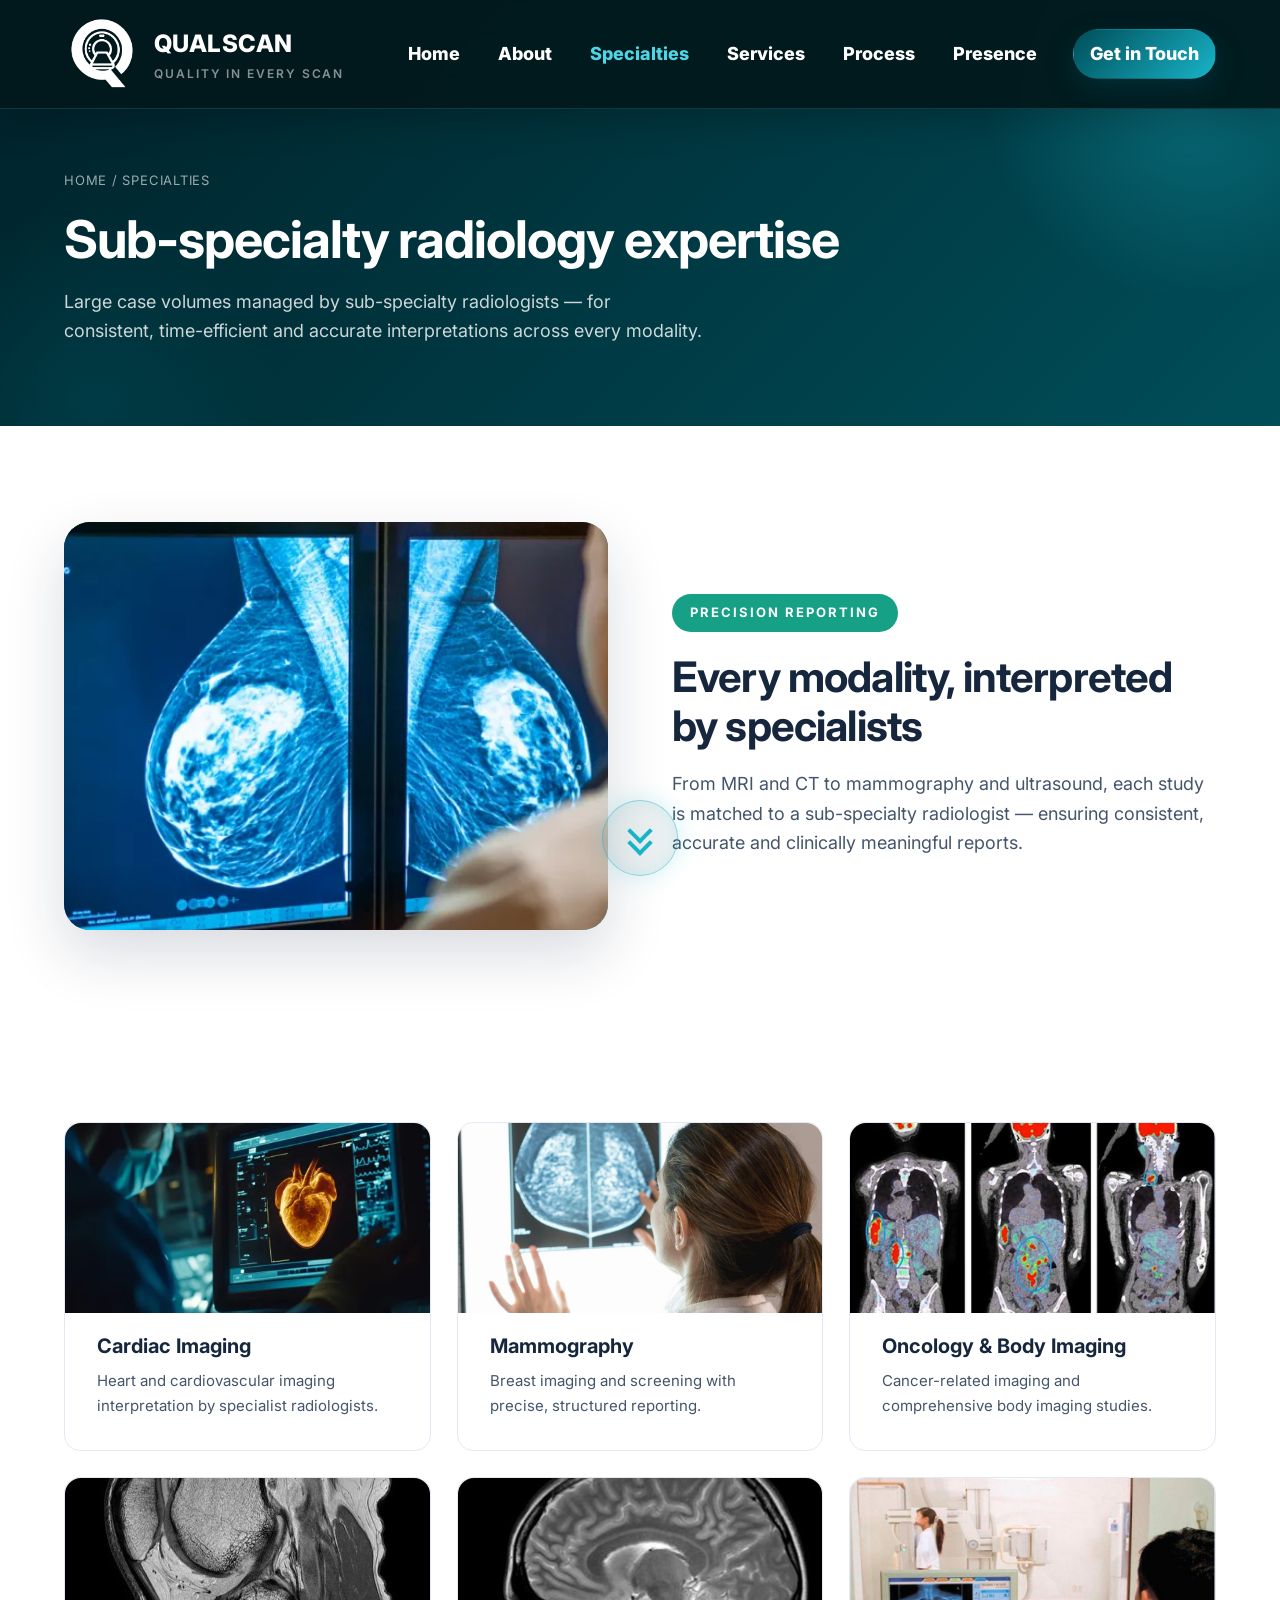
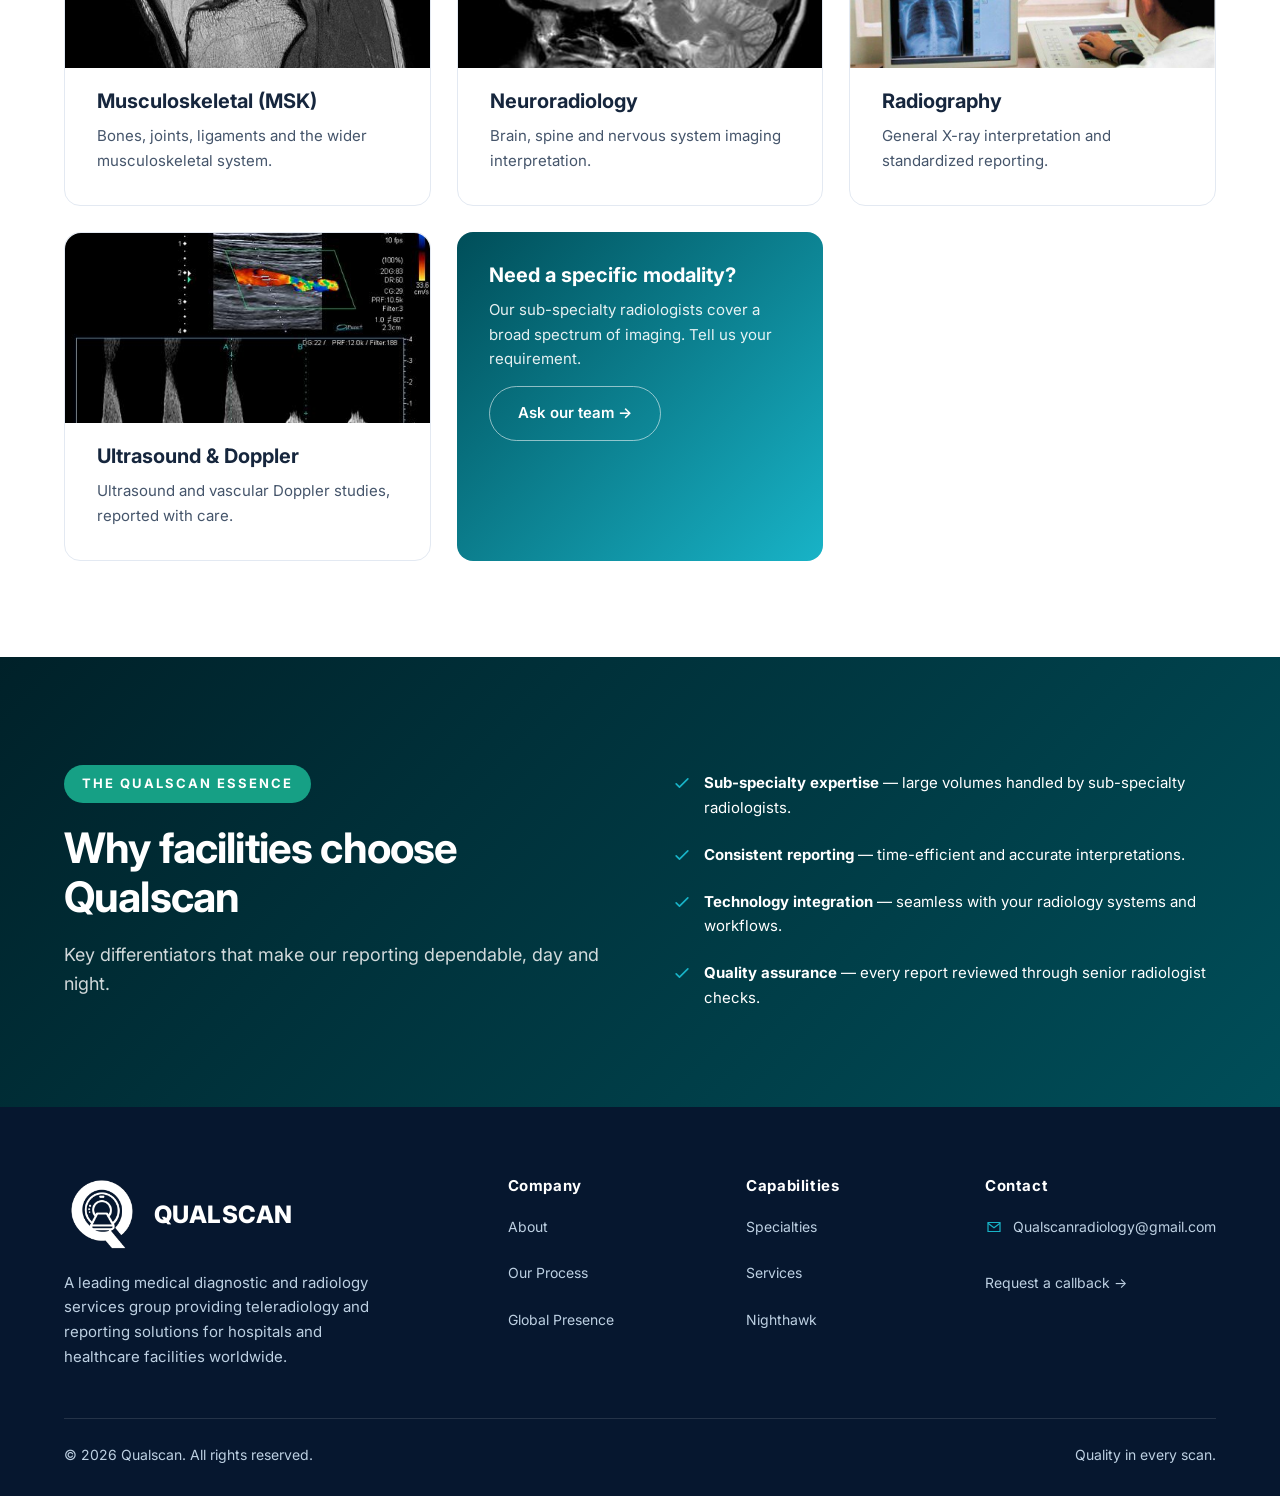
<file: specialties.html>
<!DOCTYPE html>
<html lang="en">
<head>
  <meta charset="UTF-8" />
  <meta name="viewport" content="width=device-width, initial-scale=1.0" />
  <title>Specialties — Sub-specialty Radiology Reporting | Qualscan</title>
  <meta name="description" content="Qualscan provides sub-specialty reporting across cardiac, mammography, oncology and body, MSK, neuroradiology, radiography and ultrasound & Doppler imaging." />
  <link rel="preconnect" href="https://fonts.googleapis.com" />
  <link rel="preconnect" href="https://fonts.gstatic.com" crossorigin />
  <link href="https://fonts.googleapis.com/css2?family=Inter:wght@400;500;600;700;800&display=swap" rel="stylesheet" />
  <link rel="stylesheet" href="css/style.css?v=60" />
</head>
<body>

  <header class="site-header header--solid">
    <div class="container nav">
      <a href="index.html" class="brand">
        <span class="brand-mark brand-mark--logo" aria-hidden="true"><img src="assets/logolast.png" alt="Qualscan logo" /></span>
        <span>Qualscan<small>Quality in every scan</small></span>
      </a>
      <nav class="nav-links" aria-label="Primary">
        <a href="index.html">Home</a><a href="about.html">About</a><a href="specialties.html">Specialties</a>
        <a href="services.html">Services</a><a href="process.html">Process</a><a href="presence.html">Presence</a>
        <span class="nav-cta"><a class="btn btn--primary" href="contact.html">Get in Touch</a></span>
      </nav>
      <button class="nav-toggle" aria-label="Toggle menu" aria-expanded="false"><span></span><span></span><span></span></button>
    </div>
  </header>

  <section class="page-hero">
    <div class="container">
      <div class="breadcrumb"><a href="index.html">Home</a> / Specialties</div>
      <h1>Sub-specialty radiology expertise</h1>
      <p>Large case volumes managed by sub-specialty radiologists — for consistent, time-efficient and accurate interpretations across every modality.</p>
    </div>
  </section>

  <!-- INTRO SPLIT -->
  <section class="section">
    <div class="container split">
      <div data-reveal data-delay="1">
        <div class="media-frame">
          <img src="assets/breast-imaging-mri.webp" alt="MRI and breast imaging study" onerror="this.style.display='none';this.nextElementSibling.style.display='grid';" />
          <div class="ph" style="display:none"><svg viewBox="0 0 24 24" fill="none"><path d="M4 5h16v14H4z" stroke="currentColor" stroke-width="1.5"/><path d="M4 15l5-5 4 4 3-3 4 4" stroke="currentColor" stroke-width="1.5" stroke-linecap="round" stroke-linejoin="round"/><circle cx="9" cy="9" r="1.5" fill="currentColor"/></svg></div>
        </div>
      </div>
      <div data-reveal data-delay="2">
        <span class="eyebrow">Precision Reporting</span>
        <h2 class="section-title">Every modality, interpreted by specialists</h2>
        <p class="section-lead">From MRI and CT to mammography and ultrasound, each study is matched to a sub-specialty radiologist — ensuring consistent, accurate and clinically meaningful reports.</p>
      </div>
    </div>
  </section>

  <section class="section">
    <div class="container">
      <div class="grid grid--3">
        <div class="card" data-reveal data-delay="1">
          <div class="card-media"><img src="assets/cardiac%20imaging.webp" alt="Cardiac imaging scan" loading="lazy" /></div>
          <h3>Cardiac Imaging</h3><p>Heart and cardiovascular imaging interpretation by specialist radiologists.</p>
        </div>
        <div class="card" data-reveal data-delay="2">
          <div class="card-media"><img src="assets/Mammography%20image.jpg" alt="Mammography breast imaging" loading="lazy" /></div>
          <h3>Mammography</h3><p>Breast imaging and screening with precise, structured reporting.</p>
        </div>
        <div class="card" data-reveal data-delay="3">
          <div class="card-media"><img src="assets/Oncology%20&%20Body%20Imaging.jpg" alt="Oncology and body imaging" loading="lazy" /></div>
          <h3>Oncology &amp; Body Imaging</h3><p>Cancer-related imaging and comprehensive body imaging studies.</p>
        </div>
        <div class="card" data-reveal data-delay="1">
          <div class="card-media"><img src="assets/Musculoskeletal%20(MSK)%20image.jpg" alt="Musculoskeletal MSK imaging" loading="lazy" /></div>
          <h3>Musculoskeletal (MSK)</h3><p>Bones, joints, ligaments and the wider musculoskeletal system.</p>
        </div>
        <div class="card" data-reveal data-delay="2">
          <div class="card-media"><img src="assets/Neuroradiology%20image.jpg" alt="Neuroradiology brain and spine imaging" loading="lazy" /></div>
          <h3>Neuroradiology</h3><p>Brain, spine and nervous system imaging interpretation.</p>
        </div>
        <div class="card" data-reveal data-delay="3">
          <div class="card-media"><img src="assets/Radiography%20image.jpg" alt="Radiography X-ray imaging" loading="lazy" /></div>
          <h3>Radiography</h3><p>General X-ray interpretation and standardized reporting.</p>
        </div>
        <div class="card" data-reveal data-delay="1">
          <div class="card-media"><img src="assets/Ultrasound%20&%20Doppler.jpg" alt="Ultrasound and Doppler imaging" loading="lazy" /></div>
          <h3>Ultrasound &amp; Doppler</h3><p>Ultrasound and vascular Doppler studies, reported with care.</p>
        </div>
        <div class="card" data-reveal data-delay="2" style="background:var(--grad-primary);color:#fff;border:none;">
          <h3 style="color:#fff;">Need a specific modality?</h3>
          <p style="color:rgba(255,255,255,0.9);">Our sub-specialty radiologists cover a broad spectrum of imaging. Tell us your requirement.</p>
          <a href="contact.html" class="btn btn--ghost" style="margin-top:14px;">Ask our team →</a>
        </div>
      </div>
    </div>
  </section>

  <section class="section section--dark">
    <div class="container split">
      <div data-reveal>
        <span class="eyebrow">The Qualscan Essence</span>
        <h2 class="section-title">Why facilities choose Qualscan</h2>
        <p class="section-lead" style="color:rgba(255,255,255,0.82);">Key differentiators that make our reporting dependable, day and night.</p>
      </div>
      <div data-reveal data-delay="2">
        <ul class="feature-list" style="gap:22px;">
          <li><svg viewBox="0 0 24 24" fill="none"><path d="M5 13l4 4L19 7" stroke="currentColor" stroke-width="2" stroke-linecap="round" stroke-linejoin="round"/></svg> <span style="color:#fff;"><strong>Sub-specialty expertise</strong> — large volumes handled by sub-specialty radiologists.</span></li>
          <li><svg viewBox="0 0 24 24" fill="none"><path d="M5 13l4 4L19 7" stroke="currentColor" stroke-width="2" stroke-linecap="round" stroke-linejoin="round"/></svg> <span style="color:#fff;"><strong>Consistent reporting</strong> — time-efficient and accurate interpretations.</span></li>
          <li><svg viewBox="0 0 24 24" fill="none"><path d="M5 13l4 4L19 7" stroke="currentColor" stroke-width="2" stroke-linecap="round" stroke-linejoin="round"/></svg> <span style="color:#fff;"><strong>Technology integration</strong> — seamless with your radiology systems and workflows.</span></li>
          <li><svg viewBox="0 0 24 24" fill="none"><path d="M5 13l4 4L19 7" stroke="currentColor" stroke-width="2" stroke-linecap="round" stroke-linejoin="round"/></svg> <span style="color:#fff;"><strong>Quality assurance</strong> — every report reviewed through senior radiologist checks.</span></li>
        </ul>
      </div>
    </div>
  </section>

  <div class="scroll-down-cue scroll-down-cue--bottom" aria-hidden="true">
    <span></span>
    <span></span>
  </div>

  <footer class="site-footer">
    <div class="container">
      <div class="footer-grid">
        <div class="footer-about">
          <div class="brand"><span class="brand-mark brand-mark--logo" aria-hidden="true"><img src="assets/logolast.png" alt="Qualscan logo" /></span><span>Qualscan</span></div>
          <p>A leading medical diagnostic and radiology services group providing teleradiology and reporting solutions for hospitals and healthcare facilities worldwide.</p>
        </div>
        <div class="footer-col"><h4>Company</h4><a href="about.html">About</a><a href="process.html">Our Process</a><a href="presence.html">Global Presence</a></div>
        <div class="footer-col"><h4>Capabilities</h4><a href="specialties.html">Specialties</a><a href="services.html">Services</a><a href="services.html">Nighthawk</a></div>
        <div class="footer-col footer-contact"><h4>Contact</h4><a href="mailto:Qualscanradiology@gmail.com"><svg viewBox="0 0 24 24" fill="none"><path d="M4 6h16v12H4z" stroke="currentColor" stroke-width="1.6"/><path d="M4 7l8 6 8-6" stroke="currentColor" stroke-width="1.6"/></svg> Qualscanradiology@gmail.com</a><a href="contact.html" style="margin-top:10px;">Request a callback →</a></div>
      </div>
      <div class="footer-bottom"><span>© <span id="year">2026</span> Qualscan. All rights reserved.</span><span>Quality in every scan.</span></div>
    </div>
  </footer>

  <script src="js/main.js?v=58"></script>
</body>
</html>
</file>
<file: css/style.css>
/* ============================================================
   QUALSCAN — Teleradiology & Diagnostic Imaging
   Global design systemvb
   ============================================================ */

:root {
  /* Brand palette — medical blue / teal */
  --c-navy: #00363e;
  --c-navy-2: #004e59;
  --c-blue: #004e59;
  --c-blue-light: #0a6f7c;
  --c-teal: #18b3c7;
  --c-teal-light: #4fd6e6;
  --c-cyan-glow: #5de0f0;
  --c-ink: #16263d;
  --c-body: #45556b;
  --c-muted: #7a8aa0;
  --c-line: #e3e9f2;
  --c-bg: #ffffff;
  --c-bg-alt: #f4f8fd;
  --c-bg-dark: #02191d;
  --c-white: #ffffff;

  --grad-primary: linear-gradient(135deg, #004e59 0%, #18b3c7 100%);
  --grad-dark: linear-gradient(135deg, #002129 0%, #004e59 100%);
  --grad-glow: linear-gradient(135deg, #0a6f7c 0%, #4fd6e6 100%);

  --shadow-sm: 0 2px 10px rgba(10, 31, 60, 0.06);
  --shadow-md: 0 12px 34px rgba(10, 31, 60, 0.10);
  --shadow-lg: 0 24px 60px rgba(10, 31, 60, 0.16);

  --radius: 16px;
  --radius-sm: 10px;
  --radius-lg: 26px;

  --container: 1200px;
  --ease: cubic-bezier(0.22, 1, 0.36, 1);

  --font: "Inter", "Segoe UI", system-ui, -apple-system, sans-serif;
}

/* ---------- Reset ---------- */
*, *::before, *::after { box-sizing: border-box; }
* { margin: 0; padding: 0; }
html { scroll-behavior: smooth; -webkit-text-size-adjust: 100%; }
body {
  font-family: var(--font);
  color: var(--c-body);
  background: var(--c-bg);
  line-height: 1.65;
  font-size: 16px;
  overflow-x: hidden;
}
img, video { max-width: 100%; display: block; }
a { color: inherit; text-decoration: none; }
ul { list-style: none; }
h1, h2, h3, h4 { color: var(--c-ink); line-height: 1.18; font-weight: 700; }

/* ---------- Layout ---------- */
.container { width: 100%; max-width: var(--container); margin: 0 auto; padding: 0 24px; }
.section { padding: 96px 0; position: relative; }
.section--alt { background: var(--c-bg-alt); }
.section--dark { background: var(--grad-dark); color: #c8d6ea; }
.section--dark h1, .section--dark h2, .section--dark h3, .section--dark h4 { color: #fff; }

.eyebrow {
  display: inline-block;
  background: #16a085;
  color: white;
  font-weight: 700;
  font-size: 13px;
  letter-spacing: 2px;
  text-transform: uppercase;
  padding: 8px 18px;
  border-radius: 999px;
  margin-bottom: 20px;
}

.eyebrow::before {
  display: none;
}
.section-title { font-size: clamp(28px, 4vw, 42px); margin-bottom: 18px; letter-spacing: -0.02em; }
.section-lead { font-size: 18px; color: var(--c-body); max-width: 720px; }
.section-head { margin-bottom: 56px; }
.section-head--center { text-align: center; }
.section-head--center .section-lead { margin-inline: auto; }

/* ---------- Buttons ---------- */
.btn {
  display: inline-flex; align-items: center; gap: 10px;
  font-weight: 600; font-size: 15px; padding: 14px 28px;
  border-radius: 999px; border: 1.5px solid transparent;
  cursor: pointer; transition: all 0.3s var(--ease); white-space: nowrap;
}
.btn--primary { background: var(--grad-primary); color: #fff; box-shadow: 0 10px 26px rgba(0, 78, 89, 0.35); }
.btn--primary:hover { transform: translateY(-3px); box-shadow: 0 16px 36px rgba(0, 78, 89, 0.45); }
.btn--ghost { background: transparent; color: #fff; border-color: rgba(255,255,255,0.55); }
.btn--ghost:hover { background: rgba(255,255,255,0.12); border-color: #fff; }
.btn--outline { background: transparent; color: var(--c-blue); border-color: var(--c-blue); }
.btn--outline:hover { background: var(--c-blue); color: #fff; }
.btn .arrow { transition: transform 0.3s var(--ease); }
.btn:hover .arrow { transform: translateX(4px); }

/* ============================================================
   Header / Navigation
   ============================================================ */
.site-header {
  position: fixed; top: 0; left: 0; right: 0; z-index: 1000;
  transition: background 0.35s var(--ease), box-shadow 0.35s var(--ease), padding 0.35s var(--ease);
  padding: 16px 0;
  /* Glassmorphism: semi-transparent + blurred, no color tint */
  background: rgba(255, 255, 255, 0.16);
  -webkit-backdrop-filter: blur(16px) saturate(140%);
  backdrop-filter: blur(16px) saturate(140%);
  border-bottom: 1px solid rgba(255, 255, 255, 0.14);
  
}
.site-header.header--solid,
.site-header.is-scrolled {
  background: rgba(2, 25, 29, 0.96);
  border-bottom: 1px solid rgba(79, 214, 230, 0.18);
  box-shadow: 0 12px 34px rgba(0, 0, 0, 0.22);
  -webkit-backdrop-filter: blur(16px);
  backdrop-filter: blur(16px);
}
.site-header.is-scrolled { padding: 12px 0; }
.nav { display: flex; align-items: center; justify-content: space-between; }
.brand { display: flex; align-items: center; gap: 14px; font-weight: 800; font-size: 24px; letter-spacing: 0.02em; color: #fff; text-transform: uppercase; }
.is-scrolled .brand, .header--solid .brand { color: #ffffff; }
.is-scrolled .brand small, .header--solid .brand small { color: rgba(255, 255, 255, 0.72); }
.brand-mark {
  width: 40px; height: 40px; border-radius: 11px; display: grid; place-items: center;
  background: var(--grad-primary); color: #fff; box-shadow: 0 8px 18px rgba(0,78,89,0.4);
}
.brand-mark svg { width: 22px; height: 22px; }
/* Logo shown directly on the teal bar — no white box */
.brand-mark--logo { background: transparent; padding: 0; overflow: visible; box-shadow: none; width: 76px; height: 76px; border-radius: 0; }
.brand-mark--logo img { width: 100%; height: 100%; object-fit: contain; display: block; }
.brand small { display: block; font-size: 12px; font-weight: 600; letter-spacing: 0.16em; text-transform: uppercase; opacity: 0.72; }
/* On the dark solid/scrolled header, give the brand-mark a subtle glass backing
   and brighten the (light) logo so it never blends into the bar. */
.header--solid .brand-mark, .is-scrolled .brand-mark {
  background: rgba(255, 255, 255, 0.08);
  border: 1px solid rgba(79, 214, 230, 0.22);
  box-shadow: 0 8px 24px rgba(79, 214, 230, 0.14);
}
/* keep the large logo image itself unboxed, just brighten it */
.header--solid .brand-mark--logo, .is-scrolled .brand-mark--logo {
  background: transparent; border: none; box-shadow: none;
}
.header--solid .brand-mark img, .is-scrolled .brand-mark img {
  filter: brightness(1.35) contrast(1.1);
}

.nav-links { display: flex; align-items: center; gap: 6px; }
.nav-links a {
  font-size: 18px; font-weight: 800; color: #050505;
  padding: 9px 16px; border-radius: 999px; transition: all 0.25s var(--ease);
}
.is-scrolled .nav-links a, .header--solid .nav-links a { color: #ffffff; }
.nav-links a:hover, .nav-links a.active { color: var(--c-teal); }
.is-scrolled .nav-links a:hover, .header--solid .nav-links a:hover,
.is-scrolled .nav-links a.active, .header--solid .nav-links a.active { color: #4fd6e6; }
.nav-cta { margin-left: 14px; }

.nav-toggle {
  display: none; width: 44px; height: 44px; border: none; background: transparent;
  cursor: pointer; flex-direction: column; gap: 5px; align-items: center; justify-content: center;
}
.nav-toggle span { width: 24px; height: 2px; background: #fff; border-radius: 2px; transition: all 0.3s var(--ease); }
.is-scrolled .nav-toggle span, .header--solid .nav-toggle span { background: #ffffff; }
.nav-toggle.is-open span:nth-child(1) { transform: translateY(7px) rotate(45deg); }
.nav-toggle.is-open span:nth-child(2) { opacity: 0; }
.nav-toggle.is-open span:nth-child(3) { transform: translateY(-7px) rotate(-45deg); }

@media (max-width: 940px) {
  .nav-toggle { display: flex; }
  /* Header goes dark while the menu is open */
  .site-header.menu-open { background: rgba(2, 25, 29, 0.98); box-shadow: 0 12px 34px rgba(0,0,0,0.28); }
  .site-header.menu-open .brand { color: #ffffff; }
  .site-header.menu-open .nav-toggle span { background: #ffffff; }

  /* Solid full-width dropdown that slides down from below the header bar */
  .nav-links {
    position: fixed; top: 70px; left: 0; right: 0;
    background: rgba(2, 25, 29, 0.98);
    flex-direction: column; align-items: stretch; gap: 2px;
    padding: 16px 24px 28px;
    box-shadow: 0 18px 40px rgba(0,0,0,0.28);
    border-top: 1px solid rgba(79, 214, 230, 0.18);
    transform: translateY(-130%);
    transition: transform 0.4s var(--ease);
    z-index: 998;
    max-height: calc(100vh - 70px);
    overflow-y: auto;
  }
  .nav-links.is-open { transform: translateY(0); }
  .nav-links a { color: #ffffff; padding: 14px 16px; border-radius: 12px; font-size: 18px; font-weight: 800; }
  .nav-links a:hover { background: rgba(255, 255, 255, 0.08); color: #4fd6e6; }
  .nav-cta { margin: 12px 0 0; }
  .nav-cta .btn { width: 100%; justify-content: center; }
}

/* ============================================================
   Hero
   ============================================================ */
.hero { position: relative; min-height: 100vh; display: flex; align-items: center; color: #fff; overflow: hidden; }
.hero-media { position: absolute; inset: 0; z-index: 0; }
.hero-media video, .hero-media img { width: 100%; height: 100%; object-fit: cover; }
.hero-media video { animation: heroZoom 24s ease-in-out infinite alternate; }
@keyframes heroZoom { from { transform: scale(1); } to { transform: scale(1.09); } }
@media (prefers-reduced-motion: reduce) { .hero-media video { animation: none; } }
.hero-media::after {
  content: ""; position: absolute; inset: 0;
  background: linear-gradient(115deg, rgba(0,33,41,0.92) 0%, rgba(0,33,41,0.72) 42%, rgba(0,78,89,0.45) 100%);
}
.hero-fallback {
  position: absolute; inset: 0;
  background: var(--grad-dark);
  background-image: linear-gradient(135deg, rgba(0,33,41,0.55), rgba(0,78,89,0.45)), url('../assets/stock-radiology.webp');
  background-size: cover;
  background-position: center;
  background-repeat: no-repeat;
}

/* Home hero — centered headline + bottom logo/anniversary block */
.hero--clean { display: block; align-items: initial; min-height: 100vh; }
.hero--clean .hero-fallback { display: none; }
.hero--clean .hero-media::after {
  background: linear-gradient(to bottom, rgba(0,0,0,0.30) 0%, rgba(0,0,0,0.12) 40%, rgba(0,0,0,0.62) 100%);
}
.hero--clean .scroll-cue { display: none; }

/* Centered headline (middle) */
.hero-title {
  position: absolute; z-index: 2;
  left: 50%; top: 50%;
  transform: translate(-50%, -50%);
  width: calc(100% - 56px);
  margin: 0;
  color: rgba(255,255,255,0.9);
  font-size: clamp(40px, 8vw, 92px);
  line-height: 1.18;
  font-weight: 300;
  letter-spacing: 0.12em;
  text-align: center;
  text-transform: uppercase;
  text-shadow: 0 0 18px rgba(255,255,255,0.4);
  opacity: 0;
  animation: heroFade 1.2s var(--ease) 0.2s forwards;
}

/* Bottom block: logo + anniversary + rule + tagline */
.hero-content {
  position: absolute; z-index: 2;
  left: 46px; right: 46px; bottom: 44px;
  display: flex; align-items: center; gap: 44px;
  opacity: 0;
  animation: heroIn 1s var(--ease) 0.45s forwards;
}
.anniversary {
  flex-shrink: 0;
  display: grid;
  grid-template-columns: 84px 1fr;
  align-items: center;
  color: rgba(255,255,255,0.9);
  line-height: 0.95;
}
.anniversary img { grid-row: span 2; width: 84px; height: 84px; object-fit: contain; }
.anniversary strong, .anniversary span { display: block; font-size: 29px; font-weight: 700; line-height: 1.0; }
.anniversary span { font-size: 30px; }
.hero-rule { width: 1px; align-self: stretch; min-height: 84px; background: rgba(255,255,255,0.5); }
.hero-content p { max-width: 480px; margin: 0; font-size: clamp(16px, 1.4vw, 19px); line-height: 1.55; color: rgba(255,255,255,0.92); }

@keyframes heroIn { from { opacity: 0; transform: translateY(26px); } to { opacity: 1; transform: none; } }
@keyframes heroFade { from { opacity: 0; } to { opacity: 1; } }
@media (prefers-reduced-motion: reduce) {
  .hero-title, .hero-content { opacity: 1; animation: none; }
}
.scroll-cue { position: absolute; bottom: 28px; left: 50%; transform: translateX(-50%); z-index: 2; color: rgba(255,255,255,0.7); font-size: 12px; letter-spacing: 0.2em; text-transform: uppercase; display: flex; flex-direction: column; align-items: center; gap: 10px; }
.scroll-cue .mouse { width: 22px; height: 36px; border: 2px solid rgba(255,255,255,0.5); border-radius: 12px; position: relative; }
.scroll-cue .mouse::before { content: ""; position: absolute; top: 6px; left: 50%; transform: translateX(-50%); width: 4px; height: 7px; background: #fff; border-radius: 2px; animation: wheel 1.8s infinite; }
@keyframes wheel { 0% { opacity: 0; transform: translate(-50%, 0); } 40% { opacity: 1; } 100% { opacity: 0; transform: translate(-50%, 12px); } }
@keyframes pulse { 0% { box-shadow: 0 0 0 0 rgba(79,214,230,0.7); } 70% { box-shadow: 0 0 0 12px rgba(79,214,230,0); } 100% { box-shadow: 0 0 0 0 rgba(79,214,230,0); } }

/* ============================================================
   Page hero (inner pages)
   ============================================================ */
.page-hero { position: relative; padding: 170px 0 80px; background: var(--grad-dark); color: #fff; overflow: hidden; }
.page-hero::before { content:""; position:absolute; right:-120px; top:-120px; width:420px; height:420px; background: radial-gradient(circle, rgba(24,179,199,0.35), transparent 70%); }
.page-hero::after { content:""; position:absolute; left:-100px; bottom:-160px; width:380px; height:380px; background: radial-gradient(circle, rgba(0,78,89,0.4), transparent 70%); }
.page-hero .container { position: relative; z-index: 2; }
.page-hero h1 { color:#fff; font-size: clamp(32px, 5vw, 52px); letter-spacing:-0.02em; margin-bottom:16px; }
.page-hero p { font-size: 18px; color: rgba(255,255,255,0.8); max-width: 640px; }
.breadcrumb { font-size: 13px; letter-spacing: 0.06em; color: rgba(255,255,255,0.6); margin-bottom: 18px; text-transform: uppercase; }
.breadcrumb a:hover { color: var(--c-teal-light); }

/* ============================================================
   Cards & grids
   ============================================================ */
.grid { display: grid; gap: 26px; }
.grid--2 { grid-template-columns: repeat(2, 1fr); }
.grid--3 { grid-template-columns: repeat(3, 1fr); }
.grid--4 { grid-template-columns: repeat(4, 1fr); }
@media (max-width: 960px) { .grid--3, .grid--4 { grid-template-columns: repeat(2, 1fr); } }
@media (max-width: 640px) { .grid--2, .grid--3, .grid--4 { grid-template-columns: 1fr; } }

.card {
  background: #fff; border: 1px solid var(--c-line); border-radius: var(--radius);
  padding: 32px; transition: transform 0.4s var(--ease), box-shadow 0.4s var(--ease), border-color 0.4s var(--ease);
  height: 100%;
}
.card:hover { transform: translateY(-6px); box-shadow: var(--shadow-md); border-color: transparent; }
.card .icon {
  width: 56px; height: 56px; border-radius: 14px; display: grid; place-items: center;
  background: linear-gradient(135deg, rgba(0,78,89,0.12), rgba(24,179,199,0.12)); color: var(--c-blue);
  margin-bottom: 20px;
}
.card .icon svg { width: 28px; height: 28px; }
.card h3 { font-size: 20px; margin-bottom: 10px; }
.card p { font-size: 15px; color: var(--c-body); }

/* Subspecialty card image banner */
.card .card-media {
  margin: -32px -32px 22px;
  height: 190px;
  overflow: hidden;
  border-radius: var(--radius) var(--radius) 0 0;
  background: linear-gradient(135deg, rgba(0,78,89,0.10), rgba(24,179,199,0.10));
}
.card .card-media img {
  width: 100%;
  height: 100%;
  object-fit: cover;
  display: block;
  transition: transform 0.6s var(--ease);
}
.card:hover .card-media img { transform: scale(1.06); }

.feature-list { display: grid; gap: 14px; margin-top: 18px; }
.feature-list li { display: flex; gap: 12px; align-items: flex-start; font-size: 15px; }
.feature-list li svg { width: 20px; height: 20px; flex-shrink: 0; color: var(--c-teal); margin-top: 2px; }

/* Split content */
.split { display: grid; grid-template-columns: 1fr 1fr; gap: 64px; align-items: center; }
@media (max-width: 900px) { .split { grid-template-columns: 1fr; gap: 36px; } }
.media-frame { position: relative; border-radius: var(--radius-lg); overflow: hidden; box-shadow: var(--shadow-lg); aspect-ratio: 4/3; background: var(--grad-primary); }
.media-frame img { width:100%; height:100%; object-fit: cover; }
.media-frame .ph { position:absolute; inset:0; display:grid; place-items:center; color: rgba(255,255,255,0.85); }
.media-frame .ph svg { width: 84px; height: 84px; opacity: 0.85; }

/* Stat band */
.statband { display: grid; grid-template-columns: repeat(4,1fr); gap: 30px; text-align: center; }
@media (max-width: 700px){ .statband { grid-template-columns: repeat(2,1fr); } }
.statband .num { font-size: 44px; font-weight: 800; letter-spacing: -0.02em; background: var(--grad-glow); -webkit-background-clip: text; background-clip: text; -webkit-text-fill-color: transparent; }
.statband .lbl { font-size: 14px; color: rgba(255,255,255,0.72); }

/* Pills */
.pill-row { display:flex; flex-wrap:wrap; gap: 10px; margin-top: 8px; }
.pill { font-size: 13px; font-weight: 600; padding: 7px 15px; border-radius: 999px; background: rgba(0,78,89,0.08); color: var(--c-blue); }

/* ============================================================
   CTA band
   ============================================================ */
.cta-band { background: var(--grad-primary); color: #fff; border-radius: var(--radius-lg); padding: 60px; text-align: center; position: relative; overflow: hidden; }
.cta-band::before { content:""; position:absolute; inset:0; background: radial-gradient(circle at 80% 20%, rgba(255,255,255,0.18), transparent 50%); }
.cta-band > * { position: relative; z-index: 1; }
.cta-band h2 { color:#fff; font-size: clamp(26px, 3.5vw, 38px); margin-bottom: 14px; }
.cta-band p { color: rgba(255,255,255,0.9); font-size: 18px; max-width: 600px; margin: 0 auto 30px; }
.cta-band .btn--primary { background: #fff; color: var(--c-blue); box-shadow: 0 12px 30px rgba(0,0,0,0.18); }
@media (max-width:600px){ .cta-band { padding: 40px 24px; } }

/* ============================================================
   Footer
   ============================================================ */
.site-footer { background: var(--c-bg-dark); color: #9fb2cc; padding: 72px 0 32px; }
.footer-grid { display: grid; grid-template-columns: 1.6fr 1fr 1fr 1fr; gap: 40px; margin-bottom: 48px; }
@media (max-width: 860px){ .footer-grid { grid-template-columns: 1fr 1fr; gap: 32px; } }
@media (max-width: 520px){ .footer-grid { grid-template-columns: 1fr; } }
.site-footer .brand { color:#fff; margin-bottom: 18px; }
.footer-about p { font-size: 15px; max-width: 320px; }
.footer-col h4 { color:#fff; font-size: 15px; letter-spacing: 0.04em; margin-bottom: 18px; }
.footer-col a, .footer-col li { display:block; font-size: 14px; padding: 6px 0; transition: color 0.25s var(--ease); }
.footer-col a:hover { color: var(--c-teal-light); }
.footer-contact a { display: flex; gap: 10px; align-items: center; }
.footer-contact svg { width: 18px; height: 18px; color: var(--c-teal); }
.footer-bottom { border-top: 1px solid rgba(255,255,255,0.1); padding-top: 26px; display:flex; flex-wrap:wrap; gap:16px; justify-content: space-between; font-size: 13px; }

/* ============================================================
   Scroll reveal
   ============================================================ */
[data-reveal] { opacity: 0; transform: translateY(34px); transition: opacity 0.7s var(--ease), transform 0.7s var(--ease); }
[data-reveal].is-visible { opacity: 1; transform: none; }
[data-reveal][data-delay="1"] { transition-delay: 0.1s; }
[data-reveal][data-delay="2"] { transition-delay: 0.2s; }
[data-reveal][data-delay="3"] { transition-delay: 0.3s; }
[data-reveal][data-delay="4"] { transition-delay: 0.4s; }
@media (prefers-reduced-motion: reduce) {
  [data-reveal] { opacity: 1 !important; transform: none !important; }
  html { scroll-behavior: auto; }
}


/* ============================================================
   Journey timeline (About)
   ============================================================ */
.journey { position: relative; max-width: 900px; margin: 0 auto; }
.journey::before { content:""; position:absolute; left: 28px; top: 0; bottom: 0; width: 2px; background: var(--c-line); }
@media (min-width: 760px){ .journey::before { left: 50%; transform: translateX(-50%); } }
.journey-item { position: relative; padding-left: 78px; margin-bottom: 46px; }
@media (min-width: 760px){
  .journey-item { width: 50%; padding-left: 0; }
  .journey-item:nth-child(odd) { left: 0; padding-right: 60px; text-align: right; }
  .journey-item:nth-child(even) { left: 50%; padding-left: 60px; }
}
.journey-dot {
  position: absolute; left: 16px; top: 4px; width: 26px; height: 26px; border-radius: 50%;
  background: var(--grad-primary); border: 4px solid #fff; box-shadow: 0 0 0 3px rgba(0,78,89,0.2); z-index: 2;
}
@media (min-width: 760px){
  .journey-item:nth-child(odd) .journey-dot { left: auto; right: -13px; }
  .journey-item:nth-child(even) .journey-dot { left: -13px; }
}
.journey-year { font-size: 30px; font-weight: 800; background: var(--grad-primary); -webkit-background-clip: text; background-clip: text; -webkit-text-fill-color: transparent; margin-bottom: 6px; }
.journey-card { background:#fff; border:1px solid var(--c-line); border-radius: var(--radius); padding: 22px 24px; box-shadow: var(--shadow-sm); }
.journey-card h3 { font-size: 18px; margin-bottom: 6px; }
.journey-card p { font-size: 14px; }

/* ============================================================
   Process page — scroll-triggered animated timeline
   ============================================================ */
.process-wrap { position: relative; max-width: 860px; margin: 0 auto; }
/* Connector line that draws itself */
.process-track { position: absolute; left: 39px; top: 20px; bottom: 20px; width: 4px; background: var(--c-line); border-radius: 4px; overflow: hidden; }
@media (max-width: 640px){ .process-track { left: 27px; } }
.process-progress {
  position: absolute; left: 0; top: 0; width: 100%; height: var(--progress, 0%);
  background: var(--grad-primary); border-radius: 4px;
  box-shadow: 0 0 16px rgba(24,179,199,0.6); transition: height 0.2s linear;
}
.process-step {
  position: relative; display: grid; grid-template-columns: 80px 1fr; gap: 26px; align-items: flex-start;
  padding-bottom: 56px;
  opacity: 0; transform: translateY(40px);
  transition: opacity 0.7s var(--ease), transform 0.7s var(--ease);
}
@media (max-width: 640px){ .process-step { grid-template-columns: 56px 1fr; gap: 16px; } }
.process-step:last-child { padding-bottom: 0; }
.process-step.is-active { opacity: 1; transform: none; }
.process-badge {
  width: 80px; height: 80px; border-radius: 50%; display: grid; place-items: center;
  font-size: 28px; font-weight: 800; color: var(--c-muted);
  background: #fff; border: 3px solid var(--c-line); position: relative; z-index: 2;
  transition: all 0.5s var(--ease);
}
@media (max-width: 640px){ .process-badge { width: 56px; height: 56px; font-size: 20px; } }
.process-step.is-active .process-badge {
  color: #fff; background: var(--grad-primary); border-color: transparent;
  box-shadow: 0 0 0 0 rgba(24,179,199,0.55); animation: badgePulse 2.2s ease-in-out infinite;
}
@keyframes badgePulse {
  0%   { box-shadow: 0 0 0 0 rgba(24,179,199,0.5); }
  70%  { box-shadow: 0 0 0 18px rgba(24,179,199,0); }
  100% { box-shadow: 0 0 0 0 rgba(24,179,199,0); }
}
.process-card {
  background:#fff; border:1px solid var(--c-line); border-radius: var(--radius);
  padding: 26px 30px; box-shadow: var(--shadow-sm); margin-top: 6px;
  transition: box-shadow 0.5s var(--ease), border-color 0.5s var(--ease), transform 0.5s var(--ease);
}
.process-step.is-active .process-card { box-shadow: var(--shadow-md); border-color: rgba(24,179,199,0.4); }
.process-card .step-tag { font-size: 12px; font-weight: 700; letter-spacing: 0.14em; text-transform: uppercase; color: var(--c-teal); }
.process-card h3 { font-size: 21px; margin: 6px 0 8px; }
.process-card p { font-size: 15px; color: var(--c-body); }

/* ============================================================
   Geographic presence — scroll-driven map swipe
   ============================================================ */
.geo-sticky { position: relative; }
.geo-stage {
  position: sticky; top: 0; height: 100vh; display: flex; align-items: center;
  overflow: hidden; background: var(--grad-dark); color: #fff;
}
.geo-map-track {
  position: absolute; inset: 0; display: flex; align-items: center;
  will-change: transform;
}
.geo-map {
  position: absolute; inset: 0; opacity: 0.5;
  background-position: center; background-repeat: no-repeat; background-size: cover;
}
.geo-map svg { width: 200%; height: 100%; }
.geo-content { position: relative; z-index: 3; width: 100%; }
.geo-panels { display: flex; width: 100%; }
.geo-panel {
  min-width: 100%; padding: 0 6vw; opacity: 0.15; transition: opacity 0.5s var(--ease);
}
.geo-panel.is-active { opacity: 1; }
.geo-panel .geo-index { font-size: 14px; letter-spacing: 0.2em; color: var(--c-teal-light); text-transform: uppercase; }
.geo-panel h2 { color:#fff; font-size: clamp(34px, 6vw, 68px); letter-spacing: -0.02em; margin: 10px 0 18px; }
.geo-panel p { font-size: 18px; color: rgba(255,255,255,0.82); max-width: 460px; }
.geo-panel .pill { background: rgba(255,255,255,0.12); color:#fff; }
.geo-panel .pill-row { margin-top: 22px; }
.geo-progress { position: absolute; bottom: 36px; left: 6vw; right: 6vw; z-index: 4; display:flex; gap: 12px; }
.geo-progress .seg { flex: 1; height: 4px; border-radius: 4px; background: rgba(255,255,255,0.2); overflow: hidden; }
.geo-progress .seg span { display:block; height:100%; width:0%; background: var(--grad-glow); transition: width 0.2s linear; }
.geo-hint { position:absolute; top: 110px; left: 50%; transform: translateX(-50%); z-index:4; font-size: 12px; letter-spacing:0.18em; text-transform:uppercase; color: rgba(255,255,255,0.6); display:flex; align-items:center; gap:10px; }
.geo-hint .swipe-ico { width: 40px; height: 20px; }

/* Static fallback grid for geo (mobile / reduced motion) */
.geo-fallback { display: none; }
@media (max-width: 760px), (prefers-reduced-motion: reduce) {
  .geo-sticky { display: none; }
  .geo-fallback { display: grid; }
}

/* ============================================================
   Contact + lead form
   ============================================================ */
.contact-grid { display: grid; grid-template-columns: 0.85fr 1.15fr; gap: 56px; align-items: start; }
@media (max-width: 880px){ .contact-grid { grid-template-columns: 1fr; gap: 40px; } }
.contact-info .contact-item { display: flex; gap: 16px; align-items: flex-start; margin-bottom: 26px; }
.contact-info .contact-item .ic { width: 48px; height: 48px; border-radius: 12px; background: linear-gradient(135deg, rgba(0,78,89,0.12), rgba(24,179,199,0.12)); display:grid; place-items:center; color: var(--c-blue); flex-shrink:0; }
.contact-info .contact-item .ic svg { width: 22px; height: 22px; }
.contact-info .contact-item h4 { font-size: 16px; margin-bottom: 2px; }
.contact-info .contact-item a, .contact-info .contact-item p { font-size: 15px; color: var(--c-body); }
.contact-info .contact-item a:hover { color: var(--c-blue); }

.lead-form { background:#fff; border:1px solid var(--c-line); border-radius: var(--radius-lg); padding: 38px; box-shadow: var(--shadow-md); }
.lead-form h3 { font-size: 24px; margin-bottom: 6px; }
.lead-form > p { font-size: 15px; margin-bottom: 26px; }
.form-row { display: grid; grid-template-columns: 1fr 1fr; gap: 18px; }
@media (max-width: 540px){ .form-row { grid-template-columns: 1fr; } }
.field { margin-bottom: 18px; }
.field label { display:block; font-size: 13px; font-weight: 600; color: var(--c-ink); margin-bottom: 7px; }
.field label .req { color: #e0496b; }
.field input, .field select, .field textarea {
  width: 100%; font-family: inherit; font-size: 15px; color: var(--c-ink);
  padding: 13px 15px; border: 1.5px solid var(--c-line); border-radius: var(--radius-sm);
  background: var(--c-bg-alt); transition: border-color 0.25s var(--ease), box-shadow 0.25s var(--ease), background 0.25s;
}
.field input:focus, .field select:focus, .field textarea:focus {
  outline: none; border-color: var(--c-blue); background: #fff; box-shadow: 0 0 0 4px rgba(0,78,89,0.12);
}
.field textarea { resize: vertical; min-height: 120px; }
.field .err { display:none; font-size: 12px; color: #e0496b; margin-top: 6px; }
.field.invalid input, .field.invalid select, .field.invalid textarea { border-color: #e0496b; background: #fff5f7; }
.field.invalid .err { display: block; }
.lead-form .btn--primary { width: 100%; justify-content: center; margin-top: 6px; }
.form-success {
  display: none; text-align: center; padding: 20px 0;
}
.form-success.show { display: block; }
.form-success .check { width: 64px; height: 64px; margin: 0 auto 18px; border-radius: 50%; background: var(--grad-primary); display:grid; place-items:center; color:#fff; }
.form-success .check svg { width: 32px; height: 32px; }
.form-success h3 { color: var(--c-ink); }
.form-note { font-size: 12px; color: var(--c-muted); margin-top: 14px; text-align: center; }


/* ============================================================
   HOME — clean full-brightness video hero with lower tagline
   ============================================================ */
.hero--clean .hero-media::after {
  display: block;
}
/* Mobile hero: video block with centered headline, content below on dark bg */
@media (max-width: 768px) {
  .hero--clean {
    min-height: 100dvh;
    height: 100dvh;
    display: block;
    overflow: hidden;
    background: #000;
    position: relative;
  }

  .hero--clean .hero-media {
    position: absolute;
    inset: 0;
    width: 100%;
    height: 100%;
    overflow: hidden;
  }

  .hero--clean .hero-media video {
    position: absolute;
    top: 50%;
    left: 50%;
    width: 100%;
    height: 100%;
    object-fit: cover;
    object-position: center;
    transform: translate(-50%, -50%);
    animation: none;
  }

  .hero--clean .hero-media::after {
    background: linear-gradient(to bottom, rgba(0,0,0,0.12) 0%, rgba(0,0,0,0.18) 58%, #000 82%, #000 100%);
  }

  .hero-title {
    top: 39vh;
    font-size: clamp(30px, 9vw, 48px);
    letter-spacing: 0.14em;
  }

  .hero-content {
    position: absolute;
    left: 24px;
    right: 24px;
    bottom: 34px;
    display: block;
    padding: 0;
    z-index: 3;
  }

  .anniversary { grid-template-columns: 66px 1fr; max-width: 260px; }
  .anniversary img { width: 66px; height: 66px; }
  .anniversary strong, .anniversary span { font-size: 22px; line-height: 1.05; }
  .anniversary span { font-size: 22px; }
  .hero-rule { width: 100%; height: 1px; min-height: 0; align-self: auto; margin: 12px 0 12px; }
  .hero-content p { max-width: 320px; font-size: 13px; line-height: 1.32; margin: 0; }
}

/* ============================================================
   PURPOSE — scroll-reveal word text + animated background
   ============================================================ */
.purpose { position: relative; overflow: hidden; background: linear-gradient(180deg, #001E22 0%, #002A30 40%, #00363E 75%, #003C46 100%); color: #fff; padding: 120px 0 130px; }
.purpose-bg { position: absolute; inset: 0; z-index: 0; overflow: hidden; }
/* Organic blob SVGs — morphing shapes with floating motion */
.purpose-bg .blob {
  position: absolute;
  opacity: 0.9;
  will-change: transform;
}
.purpose-bg .blob--1 {
  width: 55%; top: -15%; left: -10%;
  animation: blobFloat1 18s ease-in-out infinite;
}
.purpose-bg .blob--2 {
  width: 50%; top: 10%; right: -12%;
  animation: blobFloat2 22s ease-in-out infinite;
}
.purpose-bg .blob--3 {
  width: 45%; bottom: -18%; left: 25%;
  animation: blobFloat3 20s ease-in-out infinite;
}
.purpose-bg .blob--4 {
  width: 60%; top: 20%; left: 10%;
  animation: blobFloat4 26s ease-in-out infinite;
}
@keyframes blobFloat1 {
  0%, 100% { transform: translate(0, 0) rotate(0deg); }
  33% { transform: translate(40px, 30px) rotate(5deg); }
  66% { transform: translate(-20px, 50px) rotate(-3deg); }
}
@keyframes blobFloat2 {
  0%, 100% { transform: translate(0, 0) rotate(0deg); }
  33% { transform: translate(-35px, 40px) rotate(-4deg); }
  66% { transform: translate(25px, -30px) rotate(6deg); }
}
@keyframes blobFloat3 {
  0%, 100% { transform: translate(0, 0) rotate(0deg); }
  33% { transform: translate(30px, -40px) rotate(4deg); }
  66% { transform: translate(-40px, 20px) rotate(-5deg); }
}
@keyframes blobFloat4 {
  0%, 100% { transform: translate(0, 0) scale(1) rotate(0deg); }
  33% { transform: translate(-20px, 30px) scale(1.05) rotate(3deg); }
  66% { transform: translate(30px, -20px) scale(0.95) rotate(-2deg); }
}
@media (prefers-reduced-motion: reduce) {
  .purpose-bg .blob { animation: none; }
  .purpose-bg .blob path animate { display: none; }
}
.purpose .container { position: relative; z-index: 2; }
.purpose-intro {
  font-size: clamp(16px, 2vw, 21px); color: rgba(255,255,255,0.82); max-width: 720px;
  margin: 0 auto 48px; text-align: center; line-height: 1.7;
}
.purpose-statement {
  color: #fff; font-size: clamp(36px, 7vw, 80px); font-weight: 200; line-height: 1.15;
  letter-spacing: -0.01em; max-width: 1000px;
}
.purpose-statement .word {
  display: inline-block; opacity: 0.16; transform: translateY(6px);
  transition: opacity 0.4s var(--ease), transform 0.4s var(--ease), color 0.4s var(--ease);
}
.purpose-statement .word.lit {
  opacity: 1; transform: none; color: #fff; -webkit-text-fill-color: #fff;
}
@media (prefers-reduced-motion: reduce) {
  .purpose-statement .word { opacity: 1; transform: none; }
}
.purpose-link {
  display: inline-flex; align-items: center; gap: 12px; margin-top: 48px;
  font-size: 18px; font-weight: 400; color: rgba(255,255,255,0.55);
  letter-spacing: 0.01em; transition: color 0.3s var(--ease);
}
.purpose-link:hover { color: #fff; }
.purpose-link .arrow { font-size: 24px; transition: transform 0.3s var(--ease); }
.purpose-link:hover .arrow { transform: translateX(6px); }

/* ============================================================
   PARALLAX image section
   ============================================================ */
.parallax-section { position: relative; min-height: 86vh; display: flex; align-items: center; overflow: hidden; color: #fff; }
.parallax-bg {
  position: absolute; inset: -12% 0; z-index: 0;
  background-size: cover; background-position: center; will-change: transform;
}
.parallax-veil { position: absolute; inset: 0; z-index: 1; background: linear-gradient(100deg, rgba(0,33,41,0.86) 0%, rgba(0,33,41,0.55) 50%, rgba(0,33,41,0.30) 100%); }
.parallax-content { position: relative; z-index: 2; }
.parallax-content > div { max-width: 620px; }
.parallax-content h2 { color: #fff; font-size: clamp(30px, 5vw, 56px); font-weight: 200; letter-spacing: -0.01em; margin-bottom: 0; line-height: 1.18; }
.parallax-cta {
  margin-top: 30px;
  box-shadow: 0 14px 34px rgba(0,78,89,0.45);
}
.parallax-content p { font-size: clamp(16px, 2vw, 19px); color: rgba(255,255,255,0.85); max-width: 540px; }

/* Cardiac ECG line (transparent background) */
.ecg-wrap {
  position: relative;
  width: 100%;
  max-width: 520px;
  height: 120px;
  margin: 24px 0 6px;
  overflow: hidden;
}
.ecg-wrap::before {
  content: "";
  position: absolute;
  inset: 24px 0;
  background-image:
    linear-gradient(rgba(70,247,238,.08) 1px, transparent 1px),
    linear-gradient(90deg, rgba(70,247,238,.08) 1px, transparent 1px);
  background-size: 24px 24px;
  opacity: .45;
  -webkit-mask-image: linear-gradient(90deg, transparent, #000 16%, #000 84%, transparent);
  mask-image: linear-gradient(90deg, transparent, #000 16%, #000 84%, transparent);
}
.ecg-wrap svg { position: relative; width: 100%; height: 100%; overflow: visible; }
.ecg-glow, .ecg-line { fill: none; stroke-linecap: round; stroke-linejoin: round; }
.ecg-glow { stroke: #46f7ee; stroke-width: 10; opacity: .18; filter: blur(8px); }
.ecg-line {
  stroke: #46f7ee; stroke-width: 3.5;
  filter: drop-shadow(0 0 8px #46f7ee);
  stroke-dasharray: 1000; stroke-dashoffset: 1000;
  animation: drawLine 2.8s ease-in-out infinite;
}
.pulse-dot {
  fill: #46f7ee;
  filter: drop-shadow(0 0 10px #46f7ee);
  offset-path: path("M20 78 H110 L126 78 L140 58 L156 88 L172 78 H235 L248 78 L260 105 L278 28 L296 104 L315 78 H410 L432 78 L455 48 L482 78 H520 L538 72 L554 78 H640 L660 78");
  animation: moveDot 2.8s ease-in-out infinite;
}
.scan-light {
  position: absolute; top: 50%; left: 0;
  width: 120px; height: 90px;
  transform: translate(-130px, -50%);
  background: linear-gradient(90deg, transparent, rgba(70,247,238,.3), transparent);
  filter: blur(18px);
  animation: scan 2.8s ease-in-out infinite;
  pointer-events: none;
}
@keyframes drawLine { to { stroke-dashoffset: 0; } }
@keyframes moveDot { from { offset-distance: 0%; } to { offset-distance: 100%; } }
@keyframes scan { to { transform: translate(calc(100vw + 130px), -50%); } }
@media (prefers-reduced-motion: reduce) {
  .ecg-line, .pulse-dot, .scan-light { animation: none; }
  .ecg-line { stroke-dashoffset: 0; }
}

/* Mobile: text on top of the section */
@media (max-width: 768px) {
  .parallax-section { align-items: flex-start; min-height: 0; padding: 22px 0 40px; }
  .parallax-content > div { max-width: 100%; }
  .ecg-wrap { margin-inline: auto; }
}
.eyebrow--light { color: white; }
.eyebrow--light::before { display: none; }

/* ============================================================
   HEALTHCARE STATISTICS — premium scroll-triggered stat cards
   ============================================================ */
.stats-section {
  background: var(--c-bg-alt);
  padding: 120px 0;
}
.stats-grid {
  display: grid;
  grid-template-columns: repeat(4, 1fr);
  gap: 28px;
}
@media (max-width: 980px) { .stats-grid { grid-template-columns: repeat(2, 1fr); } }
@media (max-width: 560px) { .stats-grid { grid-template-columns: 1fr; max-width: 380px; margin: 0 auto; } }

.stats-card {
  background: #fff;
  border: 1px solid var(--c-line);
  border-radius: 22px;
  padding: 52px 28px 44px;
  text-align: center;
  box-shadow: 0 4px 16px rgba(10, 31, 60, 0.06);
  opacity: 0;
  transform: translateY(80px);
  transition:
    opacity 1s cubic-bezier(0.22, 1, 0.36, 1),
    transform 1s cubic-bezier(0.22, 1, 0.36, 1),
    box-shadow 0.3s ease,
    border-color 0.3s ease;
  will-change: transform, opacity;
  position: relative;
  overflow: hidden;
}

/* Subtle gradient accent on top edge */
.stats-card::before {
  content: "";
  position: absolute;
  top: 0; left: 15%; right: 15%;
  height: 3px;
  background: var(--grad-primary);
  border-radius: 0 0 4px 4px;
  opacity: 0;
  transition: opacity 0.3s ease;
}
.stats-card:hover::before { opacity: 1; }

/* Visible state — triggered by IntersectionObserver */
.stats-card.is-visible {
  opacity: 1;
  transform: translateY(0);
}

/* Hover: lift + shadow expansion */
.stats-card:hover {
  transform: translateY(-8px);
  box-shadow:
    0 24px 56px rgba(10, 31, 60, 0.10),
    0 8px 20px rgba(0, 78, 89, 0.06);
  border-color: rgba(0, 78, 89, 0.12);
}
.stats-card.is-visible:hover {
  transform: translateY(-8px);
}

/* Number — large, bold, gradient focal point */
.stats-card__number {
  font-size: clamp(46px, 6vw, 66px);
  font-weight: 800;
  letter-spacing: -0.03em;
  line-height: 1;
  background: var(--grad-primary);
  -webkit-background-clip: text;
  background-clip: text;
  -webkit-text-fill-color: transparent;
  margin-bottom: 14px;
}

/* Label — clean, readable, beneath the metric */
.stats-card__label {
  font-size: 15px;
  color: var(--c-body);
  font-weight: 500;
  line-height: 1.45;
  max-width: 200px;
  margin: 0 auto;
}

/* Staggered reveal — 0.15s cascade left to right */
.stats-card[data-card]:nth-child(1).is-visible { transition-delay: 0s; }
.stats-card[data-card]:nth-child(2).is-visible { transition-delay: 0.15s; }
.stats-card[data-card]:nth-child(3).is-visible { transition-delay: 0.30s; }
.stats-card[data-card]:nth-child(4).is-visible { transition-delay: 0.45s; }

/* Accessibility: no animation if reduced-motion */
@media (prefers-reduced-motion: reduce) {
  .stats-card { opacity: 1; transform: none; transition: none; }
  .stats-card:hover { transform: none; }
}


/* ============================================================
   MAP CAROUSEL — infinite auto-scrolling region showcase
   ============================================================ */
.map-carousel-section {
  overflow: hidden;
  background: var(--c-bg-dark);
  color: #fff;
  padding-bottom: 100px;
}
.map-carousel-section .section-title { color: #fff; }
.map-carousel-section .section-lead { color: rgba(255,255,255,0.7); }
.map-carousel-section .eyebrow { color: white; }
.map-carousel-section .eyebrow::before { display: none; }

.map-carousel {
  position: relative;
  width: 100%;
  overflow: hidden;
  padding: 20px 0 0;
}
/* Soft edge fade for depth */
.map-carousel::before,
.map-carousel::after {
  content: "";
  position: absolute;
  top: 0; bottom: 0;
  width: 120px;
  z-index: 2;
  pointer-events: none;
}
.map-carousel::before {
  left: 0;
  background: linear-gradient(to right, var(--c-bg-dark), transparent);
}
.map-carousel::after {
  right: 0;
  background: linear-gradient(to left, var(--c-bg-dark), transparent);
}

.map-track {
  display: flex;
  gap: 60px;
  animation: mapScroll 14s linear infinite;
  width: max-content;
}
@keyframes mapScroll {
  0% { transform: translateX(0); }
  100% { transform: translateX(-50%); }
}
/* Pause on hover for accessibility/interaction */
.map-carousel:hover .map-track {
  animation-play-state: paused;
}

.map-slide {
  flex-shrink: 0;
  width: 520px;
  text-align: center;
  transition: transform 0.4s var(--ease), opacity 0.4s var(--ease);
}
.map-slide:hover {
  transform: scale(1.02);
}

.map-slide__img {
  width: 100%;
  height: 380px;
  border-radius: 20px;
  overflow: hidden;
  position: relative;
  background: rgba(255,255,255,0.04);
  border: 1px solid rgba(255,255,255,0.08);
  display: flex;
  align-items: center;
  justify-content: center;
  padding: 20px;
  transition: border-color 0.3s var(--ease), box-shadow 0.3s var(--ease);
}
.map-slide:hover .map-slide__img {
  border-color: rgba(24,179,199,0.3);
  box-shadow: 0 12px 40px rgba(24,179,199,0.12);
}
.map-slide__img img {
  max-width: 100%;
  max-height: 100%;
  object-fit: contain;
  filter: brightness(0.95) contrast(1.05);
  transition: filter 0.3s var(--ease);
}
.map-slide:hover .map-slide__img img {
  filter: brightness(1.1) contrast(1.1);
}

.map-slide__name {
  margin-top: 20px;
  font-size: 24px;
  font-weight: 300;
  letter-spacing: 0.14em;
  text-transform: uppercase;
  color: rgba(255,255,255,0.85);
  transition: color 0.3s var(--ease);
}
.map-slide:hover .map-slide__name {
  color: var(--c-teal-light);
}

/* Responsive: full-width cards on mobile */
@media (max-width: 640px) {
  .map-slide { width: 85vw; }
  .map-slide__img { height: 280px; padding: 16px; }
  .map-slide__name { font-size: 18px; }
  .map-track { gap: 32px; animation-duration: 10s; }
}

/* Reduced motion: no scrolling, static display */
@media (prefers-reduced-motion: reduce) {
  .map-track { animation: none; flex-wrap: wrap; justify-content: center; }
  .map-slide { width: 200px; }
}


/* ============================================================
   SPECIALTIES CAROUSEL — infinite auto-scroll (reverse direction)
   ============================================================ */
.spec-carousel-section {
  overflow: hidden;
  background: var(--c-bg);
  padding-bottom: 100px;
}

.spec-carousel {
  position: relative;
  width: 100%;
  overflow: hidden;
  padding: 20px 0 0;
}

.spec-track {
  display: flex;
  gap: 44px;
  animation: specScroll 18s linear infinite;
  width: max-content;
}
@keyframes specScroll {
  0% { transform: translateX(0); }
  100% { transform: translateX(-50%); }
}
/* Pause on hover */
.spec-carousel:hover .spec-track {
  animation-play-state: paused;
}

.spec-slide {
  flex-shrink: 0;
  width: 420px;
  text-align: center;
  transition: transform 0.4s var(--ease);
}
.spec-slide:hover {
  transform: scale(1.03);
}

.spec-slide__img {
  width: 100%;
  height: 320px;
  border-radius: 20px;
  overflow: hidden;
  background: var(--c-bg-alt);
  border: 1px solid var(--c-line);
  display: flex;
  align-items: center;
  justify-content: center;
  transition: border-color 0.3s var(--ease), box-shadow 0.3s var(--ease);
}
.spec-slide:hover .spec-slide__img {
  border-color: rgba(0,78,89,0.25);
  box-shadow: 0 16px 48px rgba(0,78,89,0.10);
}
.spec-slide__img img {
  width: 100%;
  height: 100%;
  object-fit: cover;
  border-radius: 19px;
  transition: transform 0.4s var(--ease);
}
.spec-slide:hover .spec-slide__img img {
  transform: scale(1.05);
}

.spec-slide__name {
  margin-top: 18px;
  font-size: 20px;
  font-weight: 500;
  letter-spacing: 0.04em;
  color: var(--c-ink);
  transition: color 0.3s var(--ease);
}
.spec-slide:hover .spec-slide__name {
  color: var(--c-blue);
}

/* Responsive */
@media (max-width: 640px) {
  .spec-slide { width: 80vw; }
  .spec-slide__img { height: 240px; }
  .spec-slide__name { font-size: 17px; }
  .spec-track { gap: 24px; animation-duration: 12s; }
}

/* Reduced motion */
@media (prefers-reduced-motion: reduce) {
  .spec-track { animation: none; flex-wrap: wrap; justify-content: center; gap: 20px; }
  .spec-slide { width: 280px; }
}


/* ============================================================
   LEAD CAPTURE FORM — home page (no image, form-focused)
   ============================================================ */
.lead-section {
  background: var(--c-bg-alt);
  padding: 100px 0 120px;
}
.lead-wrap {
  max-width: 780px;
  margin: 0 auto;
}
.lead-header {
  margin-bottom: 40px;
}
.lead-header h2 {
  font-size: clamp(28px, 4vw, 42px);
  letter-spacing: -0.02em;
  margin-bottom: 12px;
}
.lead-header h2 .highlight {
  color: var(--c-blue);
}
.lead-header p {
  font-size: 17px;
  color: var(--c-body);
}

.lead-form-grid .form-row {
  display: grid;
  grid-template-columns: 1fr 1fr;
  gap: 20px;
}
@media (max-width: 540px) {
  .lead-form-grid .form-row { grid-template-columns: 1fr; }
}
.lead-form-grid .field {
  margin-bottom: 22px;
}
.lead-form-grid .field label {
  display: block;
  font-size: 14px;
  font-weight: 600;
  color: var(--c-ink);
  margin-bottom: 8px;
}
.lead-form-grid .field label .req {
  color: #e0496b;
}
.lead-form-grid .field input,
.lead-form-grid .field select,
.lead-form-grid .field textarea {
  width: 100%;
  font-family: inherit;
  font-size: 15px;
  color: var(--c-ink);
  padding: 14px 16px;
  border: 1.5px solid var(--c-line);
  border-radius: var(--radius-sm);
  background: #fff;
  transition: border-color 0.25s var(--ease), box-shadow 0.25s var(--ease);
}
.lead-form-grid .field input:focus,
.lead-form-grid .field select:focus,
.lead-form-grid .field textarea:focus {
  outline: none;
  border-color: var(--c-blue);
  box-shadow: 0 0 0 4px rgba(0,78,89,0.10);
}
.lead-form-grid .field textarea {
  resize: vertical;
  min-height: 110px;
}
.lead-form-grid .field select {
  appearance: none;
  background-image: url("data:image/svg+xml,%3Csvg xmlns='http://www.w3.org/2000/svg' width='12' height='8'%3E%3Cpath d='M1 1l5 5 5-5' stroke='%2345556b' stroke-width='1.5' fill='none'/%3E%3C/svg%3E");
  background-repeat: no-repeat;
  background-position: right 16px center;
  padding-right: 40px;
}
.lead-form-grid .field.invalid input,
.lead-form-grid .field.invalid select,
.lead-form-grid .field.invalid textarea {
  border-color: #e0496b;
  background: #fff5f7;
}

.btn--full {
  width: 100%;
  justify-content: center;
  padding: 16px 28px;
  font-size: 16px;
  margin-top: 8px;
}

.lead-section .form-note {
  font-size: 13px;
  color: var(--c-muted);
  margin-top: 16px;
  text-align: center;
}

.lead-section .form-success {
  display: none;
  text-align: center;
  padding: 40px 0;
}
.lead-section .form-success.show {
  display: block;
}
.lead-section .form-success .check {
  width: 72px; height: 72px;
  margin: 0 auto 20px;
  border-radius: 50%;
  background: var(--grad-primary);
  display: grid;
  place-items: center;
  color: #fff;
}
.lead-section .form-success .check svg {
  width: 36px; height: 36px;
}
.lead-section .form-success h3 {
  font-size: 24px;
  margin-bottom: 8px;
}
.lead-section .form-success p {
  font-size: 16px;
  color: var(--c-body);
}


/* ============================================================
   CAROUSEL GRAPHICS — premium scan/float/signal effects
   ============================================================ */
.spec-track {
  animation-duration: 32s;
}

.spec-slide {
  perspective: 900px;
}

.spec-slide:nth-child(odd) .spec-slide__img {
  animation: diagnosticFloatA 5.6s ease-in-out infinite;
}

.spec-slide:nth-child(even) .spec-slide__img {
  animation: diagnosticFloatB 6.4s ease-in-out infinite;
}

.spec-slide__img {
  position: relative;
  isolation: isolate;
  box-shadow:
    0 18px 50px rgba(10,31,60,0.10),
    inset 0 0 0 1px rgba(255,255,255,0.65);
  transition:
    transform 0.55s var(--ease),
    border-color 0.35s var(--ease),
    box-shadow 0.35s var(--ease);
}

.spec-slide__img::before {
  content: "";
  position: absolute;
  inset: 0;
  z-index: 2;
  pointer-events: none;
  background:
    linear-gradient(90deg, transparent 0%, rgba(93,224,240,0.00) 32%, rgba(93,224,240,0.40) 48%, rgba(255,255,255,0.55) 50%, rgba(93,224,240,0.32) 54%, transparent 72%),
    repeating-linear-gradient(180deg, rgba(255,255,255,0.00) 0 18px, rgba(93,224,240,0.10) 19px 20px);
  mix-blend-mode: screen;
  opacity: 0.52;
  transform: translateX(-115%);
  animation: scanBeam 4.8s ease-in-out infinite;
}

.spec-slide__img::after {
  content: "";
  position: absolute;
  inset: 12px;
  z-index: 3;
  border: 1px solid rgba(93,224,240,0.36);
  border-radius: 14px;
  pointer-events: none;
  opacity: 0;
  transform: scale(0.98);
  transition: opacity 0.35s var(--ease), transform 0.35s var(--ease);
}

.spec-slide__img img {
  filter: saturate(0.96) contrast(1.02);
  transition: transform 0.7s var(--ease), filter 0.35s var(--ease);
}

.spec-slide:hover {
  transform: translateY(-10px) scale(1.025);
}

.spec-slide:hover .spec-slide__img {
  animation-play-state: paused;
  border-color: rgba(0,78,89,0.38);
  box-shadow:
    0 26px 70px rgba(10,31,60,0.16),
    0 0 0 1px rgba(24,179,199,0.12),
    0 0 48px rgba(0,78,89,0.12);
}

.spec-slide:hover .spec-slide__img::after {
  opacity: 1;
  transform: scale(1);
}

.spec-slide:hover .spec-slide__img img {
  transform: scale(1.09);
  filter: saturate(1.08) contrast(1.08) brightness(1.03);
}

.spec-slide:hover .spec-slide__name {
  transform: translateY(-2px);
  text-shadow: 0 12px 28px rgba(0,78,89,0.18);
}

/* Country / map slide graphics — drifting grid + pulsing signal */
.map-slide__img::before {
  content: "";
  position: absolute;
  inset: 0;
  z-index: 2;
  pointer-events: none;
  background:
    repeating-linear-gradient(0deg, rgba(79,214,230,0.00) 0 23px, rgba(79,214,230,0.07) 24px 25px),
    repeating-linear-gradient(90deg, rgba(79,214,230,0.00) 0 23px, rgba(79,214,230,0.07) 24px 25px);
  background-size: 72px 72px, 72px 72px;
  opacity: 0.5;
  animation: globalGridDrift 9s linear infinite;
}

.map-slide__img::after {
  content: "";
  position: absolute;
  left: 50%; top: 50%;
  width: 12px; height: 12px;
  margin: -6px 0 0 -6px;
  z-index: 3;
  border-radius: 50%;
  background: #5de0f0;
  box-shadow: 0 0 0 0 rgba(79,214,230,0.48), 0 0 22px rgba(79,214,230,0.75);
  pointer-events: none;
  animation: mapSignalPulse 2.4s ease-in-out infinite;
}

@keyframes globalGridDrift {
  from { background-position: 0 0, 0 0; }
  to { background-position: 72px 72px, 72px 72px; }
}

@keyframes radarSweep {
  to { transform: rotate(360deg); }
}

@keyframes mapSignalPulse {
  0% { opacity: 0.9; box-shadow: 0 0 0 0 rgba(79,214,230,0.48), 0 0 22px rgba(79,214,230,0.75); }
  70% { opacity: 0.95; box-shadow: 0 0 0 24px rgba(79,214,230,0), 0 0 34px rgba(79,214,230,0.65); }
  100% { opacity: 0.9; box-shadow: 0 0 0 0 rgba(79,214,230,0), 0 0 22px rgba(79,214,230,0.75); }
}

@keyframes diagnosticFloatA {
  0%, 100% { transform: translateY(0); }
  50% { transform: translateY(-8px); }
}

@keyframes diagnosticFloatB {
  0%, 100% { transform: translateY(-6px); }
  50% { transform: translateY(4px); }
}

@keyframes scanBeam {
  0%, 36% { transform: translateX(-115%); opacity: 0; }
  48% { opacity: 0.62; }
  66%, 100% { transform: translateX(115%); opacity: 0; }
}

@media (max-width: 640px) {
  .map-track { animation-duration: 22s; }
  .spec-track { animation-duration: 24s; }
  .spec-slide:nth-child(odd) .spec-slide__img,
  .spec-slide:nth-child(even) .spec-slide__img { animation: none; }
}
.scroll-down-cue {
  width: 76px;
  height: 76px;
  border: 1px solid rgba(24, 179, 199, 0.45);
  border-radius: 50%;
  display: grid;
  place-items: center;
  position: relative;
  margin: 40px auto 54px;
  color: #18b3c7;
  background: rgba(0, 78, 89, 0.08);
  box-shadow: 0 0 24px rgba(24, 179, 199, 0.2), inset 0 0 18px rgba(24, 179, 199, 0.12);
}

.scroll-down-cue span {
  position: absolute;
  width: 18px;
  height: 18px;
  border-right: 4px solid currentColor;
  border-bottom: 4px solid currentColor;
  transform: rotate(45deg);
  animation: scrollCueMove 1.5s ease-in-out infinite;
}

.scroll-down-cue span:first-child {
  top: 21px;
}

.scroll-down-cue span:last-child {
  top: 33px;
  animation-delay: 0.18s;
}

@keyframes scrollCueMove {
  0%, 100% {
    opacity: 0.35;
    transform: translateY(-4px) rotate(45deg);
  }

  50% {
    opacity: 1;
    transform: translateY(4px) rotate(45deg);
  }
}

@media (prefers-reduced-motion: reduce) {
  .map-slide__img::before,
  .map-slide__img::after,
  .spec-slide__img::before,
  .spec-slide:nth-child(odd) .spec-slide__img,
  .spec-slide:nth-child(even) .spec-slide__img {
    animation: none;
  }
}


/* ============================================================
   GLOBAL PRESENCE — world map (white section)
   ============================================================ */
.world-section { background: #fff; }
.world-section .eyebrow { color: #ffffff; }
.world-section .eyebrow::before { display: none; }
.world-section .section-title { color: var(--c-ink); }
.world-map {
  max-width: 1000px;
  margin: 44px auto 0;
  position: relative;
}
.world-map img {
  width: 100%;
  height: auto;
  display: block;
}
.world-stats {
  display: flex;
  flex-wrap: wrap;
  justify-content: center;
  gap: 40px 72px;
  margin-top: 52px;
}
.world-stat { text-align: center; }
.world-stat__num {
  font-size: clamp(40px, 6vw, 66px);
  font-weight: 800;
  letter-spacing: -0.02em;
  line-height: 1;
  background: var(--grad-primary);
  -webkit-background-clip: text;
  background-clip: text;
  -webkit-text-fill-color: transparent;
}
.world-stat__label {
  margin-top: 10px;
  font-size: 15px;
  color: var(--c-body);
  font-weight: 500;
}
@media (max-width: 600px) {
  .world-map { margin-top: 30px; }
  .world-stats { gap: 30px 44px; margin-top: 38px; }
}

/* ============================================================
   KINETIC MARQUEE — large animated statement
   ============================================================ */
.marquee-section {
  background: var(--c-bg-dark);
  padding: 70px 0;
  overflow: hidden;
  border-top: 1px solid rgba(255,255,255,0.06);
}
.marquee {
  display: flex;
  overflow: hidden;
  user-select: none;
}
.marquee-track {
  display: flex;
  align-items: center;
  gap: 32px;
  white-space: nowrap;
  flex-shrink: 0;
  min-width: 100%;
  animation: marqueeScroll 28s linear infinite;
}
.marquee--reverse .marquee-track {
  animation-direction: reverse;
  animation-duration: 34s;
}
.marquee-track span {
  font-size: clamp(34px, 7vw, 84px);
  font-weight: 800;
  letter-spacing: -0.02em;
  line-height: 1;
  color: #fff;
}
.marquee-track .outline {
  color: transparent;
  -webkit-text-stroke: 1.4px rgba(255,255,255,0.55);
}
.marquee-track .sep {
  color: var(--c-teal-light);
  font-weight: 400;
  font-size: clamp(22px, 4vw, 44px);
}
@keyframes marqueeScroll {
  from { transform: translateX(0); }
  to { transform: translateX(-50%); }
}
@media (prefers-reduced-motion: reduce) {
  .marquee-track { animation: none; }
}

/* Mobile world map */
@media (max-width: 640px) {
  .world-map { margin-top: 32px; }
  .region-pill { font-size: 13px; padding: 8px 16px; }
  .marquee-section { padding: 44px 0; }
}


/* ============================================================
   STAGGERED STATS REVEAL — drop-down blocks
   ============================================================ */
.er-stat-section {
  --er-primary: #004e59;
  --er-white: #ffffff;
  width: 100%;
  overflow: hidden;
  background: var(--er-white);
}
.er-stat-section .row {
  display: grid;
  grid-template-columns: repeat(4, minmax(0, 1fr));
  align-items: start;
  column-gap: 18px;
}
.er-stat-section .stat-item { min-width: 0; }
.er-stat-wrap {
  background: var(--er-primary);
  border-bottom-left-radius: 2.2rem;
  border-bottom-right-radius: 2.2rem;
  border-top-right-radius: 0;
  padding: 1.8rem 10% 2.6rem;
  transform: translateY(-100%);
  display: flex;
  flex-direction: column;
  align-items: center;
  justify-content: flex-start;
  text-align: center;
  will-change: transform;
}

.er-stat-wrap.stat-1 { height: clamp(215px, 30vh, 245px); }
.er-stat-wrap.stat-2 { height: clamp(260px, 37vh, 300px); }
.er-stat-wrap.stat-3 { height: clamp(305px, 44vh, 355px); }
.er-stat-wrap.stat-4 { height: clamp(350px, 51vh, 410px); }
/* Stat card icon — top center */
.er-stat-wrap { position: relative; }
.er-stat-icon {
  flex-shrink: 0;
  width: 66px; height: 66px;
  border-radius: 50%;
  background: rgba(255,255,255,0.14);
  display: grid; place-items: center;
  color: #fff;
  margin-bottom: 14px;
}
.er-stat-icon svg { width: 32px; height: 32px; }
.er-stat-content {
  opacity: 0;
  text-align: center;
  transform: translateY(40%);
  width: 100%;
  margin-top: auto;
}
.er-stat-section .stat-number {
  margin: 0 0 .5rem;
  color: var(--er-white);
  font-size: clamp(40px, 3.7vw, 58px);
  line-height: 1;
  font-weight: 800;
  letter-spacing: 0;
  white-space: nowrap;
}
.er-stat-section .stat-label {
  display: block;
  max-width: 240px;
  margin: 0 auto;
  font-size: 16px;
  line-height: 1.3;
  color: var(--er-white);
}
.er-stat-wrap.animate-in {
  animation: animateStatsY 3s cubic-bezier(.1, 1, 0, 1) forwards;
}
.er-stat-wrap.animate-in .er-stat-content {
  opacity: 1;
  transform: translateY(0);
  transition: all 1s cubic-bezier(.13, .485, .27, .95);
  transition-delay: .5s;
}
@keyframes animateStatsY { to { transform: translateY(0); } }
@keyframes animateStatsX { to { transform: translateX(0); } }

@media (max-width: 989px) {
  .er-stat-section .container {
    padding: 0;
  }
  .er-stat-section .row {
    grid-template-columns: 1fr;
    column-gap: 0;
  }
  .er-stat-wrap {
    height: 150px !important;
    margin: 1rem auto 0 0;          /* left-aligned, flush to the left wall */
    padding: 1.2rem 22px;
    border-bottom-left-radius: 0;
    border-bottom-right-radius: 2.2rem;
    border-top-right-radius: 2.2rem;
    flex-direction: row;
    align-items: center;
    justify-content: flex-start;
    text-align: left;
    transform: translateX(-100%);
  }
  .er-stat-wrap.stat-1 { width: 70vw; }
  .er-stat-wrap.stat-2 { width: 76vw; }
  .er-stat-wrap.stat-3 { width: 82vw; }
  .er-stat-wrap.stat-4 { width: 88vw; }
  .er-stat-icon {
    margin: 0 16px 0 0;             /* icon on the left */
    width: 52px; height: 52px;
  }
  .er-stat-icon svg { width: 26px; height: 26px; }
  .er-stat-content {
    margin-top: 0;
    text-align: left;
    flex: 1;
    min-width: 0;
  }
  .er-stat-wrap.animate-in {
    animation: animateStatsX 3s cubic-bezier(.1, 1, 0, 1) forwards;
  }
}
@media (max-width: 560px) {
  .er-stat-section .stat-number { font-size: 38px; }
  .er-stat-icon { width: 46px; height: 46px; }
  .er-stat-icon svg { width: 23px; height: 23px; }
}
@media (prefers-reduced-motion: reduce) {
  .er-stat-wrap { transform: none; }
  .er-stat-content { opacity: 1; transform: none; }
}

.process-scroll {
      position: relative;
      height: 500vh;
      margin-top: 20px;
    }

    .process-stage {
      position: sticky;
      top: 78px;
      min-height: calc(100vh - 78px);
      display: grid;
      grid-template-columns: minmax(580px, 1.05fr) minmax(310px, 0.75fr);
      align-items: center;
      gap: clamp(28px, 4vw, 70px);
      padding: 18px 0 34px;
    }

    .process-wheel-wrap {
      display: grid;
      place-items: center;
      min-width: 0;
    }

    .process-wheel {
      width: min(78vw, 830px, calc((100vh - 100px) * 1.2));
      min-width: 0;
      aspect-ratio: 1;
      position: relative;
      filter: drop-shadow(0 24px 36px rgba(9, 36, 75, 0.28));
    }

    .wheel-svg {
      width: 100%;
      height: 100%;
      overflow: visible;
    }

    .segment {
      transform-origin: 250px 250px;
      transition: transform 1s cubic-bezier(0.2, 0.9, 0.2, 1), filter 1s ease, opacity 1s ease;
      cursor: pointer;
    }

    .segment path {
      stroke: rgba(3, 22, 49, 0.66);
      stroke-width: 8;
      stroke-linejoin: round;
    }

    .segment.is-active {
      transform: scale(1.14);
      filter: drop-shadow(0 0 30px rgba(47, 143, 229, 0.58));
    }

    .segment:not(.is-active) {
      opacity: 0.88;
      transform: scale(0.985);
    }

    .segment-label {
      position: absolute;
      width: 124px;
      display: grid;
      justify-items: center;
      gap: 7px;
      color: white;
      text-align: center;
      font-size: clamp(12px, 1vw, 16px);
      line-height: 1;
      font-weight: 900;
      letter-spacing: 0.04em;
      text-transform: uppercase;
      text-shadow: 0 6px 16px rgba(0, 0, 0, 0.42);
      pointer-events: auto;
      cursor: pointer;
      transition: transform 0.45s ease;
      z-index: 4;
    }

    .label-1 { left: 65%; top: 31%; transform: translate(-50%, -50%); }
    .label-2 { left: 74%; top: 58%; transform: translate(-50%, -50%); }
    .label-3 { left: 50%; top: 74%; transform: translate(-50%, -50%); }
    .label-4 { left: 26%; top: 58%; transform: translate(-50%, -50%); }
    .label-5 { left: 35%; top: 31%; transform: translate(-50%, -50%); }

    .label-active {
      transform: translate(-50%, -50%) scale(1.12);
    }

    .process-icon {
      width: clamp(46px, 4.4vw, 64px);
      height: clamp(46px, 4.4vw, 64px);
      color: white;
      filter: drop-shadow(0 0 12px rgba(142, 239, 255, 0.72));
    }

    .label-1 .process-icon,
    .label-2 .process-icon {
      width: clamp(58px, 5vw, 78px);
      height: clamp(58px, 5vw, 78px);
    }

    .center-core {
      position: absolute;
      inset: 50%;
      z-index: 3;
      width: clamp(116px, 14vw, 174px);
      height: clamp(116px, 14vw, 174px);
      transform: translate(-50%, -50%);
      border-radius: 50%;
      background: radial-gradient(circle at 50% 50%, #0c3665 0 34%, #061c3b 35% 61%, #02142f 62% 100%);
      border: 13px solid rgba(0, 19, 46, 0.96);
      box-shadow: inset 0 0 18px rgba(34, 212, 239, 0.18), 0 0 28px rgba(34, 212, 239, 0.2);
      display: grid;
      place-items: center;
    }

    .center-core::before,
    .center-core::after {
      content: "";
      position: absolute;
      border-radius: 50%;
      inset: 18px;
      border: 2px dashed rgba(34, 212, 239, 0.46);
      animation: spin 12s linear infinite;
    }

    .center-core::after {
      inset: 27px;
      border-style: solid;
      border-color: transparent transparent var(--cyan) var(--cyan);
      animation-duration: 6s;
    }

    .shield {
      width: 72px;
      height: 72px;
      color: #a5f4ff;
      z-index: 2;
      filter: drop-shadow(0 0 13px rgba(34, 212, 239, 0.85));
    }

    .process-panel {
      justify-self: end;
      width: min(100%, 430px);
      color: var(--ink);
      animation: panelPop 0.48s cubic-bezier(0.2, 0.9, 0.2, 1);
    }

    .process-photo {
      width: min(250px, 100%);
      aspect-ratio: 1.18;
      margin-bottom: 26px;
      border-radius: 8px;
      background: linear-gradient(145deg, #f2fdff, #c7f2ff);
      display: grid;
      place-items: center;
      overflow: hidden;
      box-shadow: var(--shadow);
    }

    .process-photo svg {
      width: 86%;
      height: 86%;
    }

    .process-panel h3 {
      margin: 0 0 20px;
      color: var(--ink);
      font-family: Georgia, "Times New Roman", serif;
      font-weight: 900;
      font-size: clamp(38px, 4vw, 62px);
      line-height: 1.05;
      letter-spacing: -0.03em;
    }

    .accent-line {
      width: 72px;
      height: 4px;
      margin-bottom: 24px;
      border-radius: 999px;
      background: linear-gradient(90deg, var(--cyan), #3858d7);
    }

    .process-panel p {
      margin: 0;
      color: #183554;
      font-size: 18px;
      line-height: 1.7;
      font-weight: 500;
    }

    .process-dots {
      display: flex;
      gap: 9px;
      margin-top: 26px;
    }

    .process-dots button {
      width: 12px;
      height: 12px;
      padding: 0;
      border: 0;
      border-radius: 50%;
      background: #c5d7e8;
      cursor: pointer;
    }

    .process-dots button.is-active {
      width: 34px;
      border-radius: 999px;
      background: linear-gradient(90deg, var(--cyan), var(--blue));
    }

    .cta-band {
      display: grid;
      grid-template-columns: 1fr auto;
      gap: 28px;
      align-items: center;
      padding: clamp(28px, 5vw, 54px);
      border-radius: 8px;
      background:
        radial-gradient(circle at 88% 18%, rgba(34, 212, 239, 0.18), transparent 28%),
        linear-gradient(135deg, #08234a, #0b3f76);
      color: white;
      box-shadow: var(--shadow);
    }

    .cta-band h2 {
      margin: 0;
      font-size: clamp(28px, 4vw, 48px);
      line-height: 1.08;
      letter-spacing: -0.025em;
    }

    .cta-band p {
      margin: 12px 0 0;
      color: #d9edff;
      font-size: 17px;
      line-height: 1.6;
    }

    .site-footer {
      padding: 70px 0 30px;
      background: #06172f;
      color: white;
    }

    .footer-grid {
      display: grid;
      grid-template-columns: 1.4fr repeat(3, 0.7fr);
      gap: 34px;
    }

    .footer-about p,
    .footer-col a,
    .footer-bottom {
      color: #bdd0e2;
    }

    .footer-col {
      display: grid;
      align-content: start;
      gap: 11px;
    }

    .footer-col h4 {
      margin: 0 0 4px;
      color: white;
    }

    .footer-bottom {
      display: flex;
      justify-content: space-between;
      gap: 18px;
      margin-top: 48px;
      padding-top: 24px;
      border-top: 1px solid rgba(255, 255, 255, 0.12);
      font-size: 14px;
    }

    @keyframes spin {
      to { transform: rotate(360deg); }
    }

    @keyframes panelPop {
      0% { opacity: 0; transform: translateY(24px) scale(0.98); }
      100% { opacity: 1; transform: translateY(0) scale(1); }
    }

  @media (max-width: 980px) {
  .process-stage {
    grid-template-columns: 1fr;
    align-content: start;
    gap: 22px;
  }

  .process-wheel {
    width: min(100%, 560px);
    min-width: 0;
  }

  .process-panel {
    justify-self: stretch;
    width: 100%;
    display: grid;
    grid-template-columns: minmax(118px, 0.9fr) minmax(0, 1.1fr);
    column-gap: 18px;
    align-items: center;
  }

  .process-photo {
    width: min(150px, 42vw);
    margin: 0;
    grid-column: 1;
    grid-row: 1;
  }

  .process-panel h3 {
    grid-column: 2;
    grid-row: 1;
    justify-self: center;
    margin: 0;
    text-align: center;
    font-size: clamp(16px, 5vw, 24px);
    line-height: 1.18;
  }

  .accent-line,
  .process-panel p,
  .process-dots {
    grid-column: 1 / -1;
  }

  .accent-line {
    margin-top: 18px;
  }

  .process-panel p {
    font-size: 15px;
    line-height: 1.58;
  }

  .cta-band,
  .footer-grid {
    grid-template-columns: 1fr;
  }

  .footer-bottom {
    flex-direction: column;
  }
}

    @media (max-width: 560px) {
      .container {
        width: min(100% - 20px, 420px);
      }

      .page-hero {
        padding: 54px 0 44px;
      }

      .section {
        padding: 56px 0;
      }

      .section-head {
        margin-bottom: 22px;
      }

      .process-scroll {
        height: 760vh;
      }

       .process-stage {
    top: 86px;
    min-height: calc(100vh - 86px);
    padding: 0 0 10px;
    gap: 6px;
    align-content: start;
  }

  .process-wheel {
    width: min(calc(100vw - 54px), 340px);
  }

  .process-panel {
    margin-top: 0;
  }

  .process-photo {
    width: min(104px, 28vw);
  }

  .process-panel h3 {
    font-size: clamp(16px, 4.5vw, 20px);
  }
      .accent-line {
        display: none;
      }

      .process-panel p {
        grid-column: 2;
        margin-top: 7px;
        font-size: 11.2px;
        line-height: 1.28;
      }

      .process-dots {
        display: none;
      }

      .segment-label {
        width: 78px;
        font-size: 8.5px;
        gap: 5px;
      }

      .label-1 { left: 61%; top: 33%; }
      .label-2 { left: 70%; top: 55%; }
      .label-3 { left: 50%; top: 70%; }
      .label-4 { left: 30%; top: 55%; }
      .label-5 { left: 39%; top: 33%; }

      .label-1,
      .label-5 {
        display: flex;
        flex-direction: column-reverse;
        align-items: center;
        gap: 4px;
      }

      .process-icon {
        width: 38px;
        height: 38px;
      }

      .label-1 .process-icon,
      .label-2 .process-icon {
        width: 48px;
        height: 48px;
      }

      .center-core {
        width: 104px;
        height: 104px;
        border-width: 9px;
      }

      .shield {
        width: 52px;
        height: 52px;
      }
       @media (max-width: 560px) {
  
    padding: 8px 0;
  }

  .brand-mark--logo {
    width: 46px;
    height: 46px;
  }

  .brand {
    font-size: 20px;
    gap: 10px;
  }

  .brand small {
    font-size: 10px;
    letter-spacing: 0.12em;
  }

  .nav-toggle {
    width: 38px;
    height: 38px;
  }

  .page-hero {
    padding-top: 118px;
  }
       
  .process-photo {
    width: min(155px, 40vw);
  }

  .process-panel h3 {
    font-size: clamp(28px, 7vw, 34px);
    line-height: 1.12;
    font-weight: 800;
  }

  .process-panel p {
    grid-column: 1 / -1;
    font-size: 18px;
    line-height: 1.6;
    margin-top: 12px;
  }
       .process-photo img {
  width: 100%;
  height: 100%;
  object-fit: contain;
  padding: 10px;
}

  }
.scroll-down-cue--bottom {
  position: fixed;
  left: 50%;
  bottom: 24px;
  transform: translateX(-50%);
  margin: 0;
  z-index: 999;
  transition: opacity 0.3s ease, visibility 0.3s ease;
}

.scroll-down-cue--bottom.is-hidden {
  opacity: 0;
  visibility: hidden;
  pointer-events: none;
}
.process-scroll {
  height: auto;
}

.process-stage {
  position: relative;
  top: auto;
  min-height: auto;
}

.segment,
.segment-label,
.process-dots button {
  cursor: pointer;
}

.segment-label {
  pointer-events: auto;
}


/* ============================================================
   ABOUT PAGE — vibrant highlight cards
   Scoped to .vibe-card so other pages' .card styling is untouched
   ============================================================ */
.about-highlights { gap: 30px; }

.vibe-card {
  position: relative;
  overflow: hidden;
  min-height: 255px;
  border: 1px solid var(--card-border, rgba(0, 78, 89, 0.16));
  background: var(--card-bg, #fff);
  box-shadow: 0 18px 44px rgba(0, 54, 62, 0.08);
  isolation: isolate;
}

/* colored left accent bar */
.vibe-card::before {
  content: "";
  position: absolute;
  inset: 0 auto 0 0;
  width: 7px;
  background: var(--ac-grad);
}

/* angled translucent accent panel */
.vibe-card::after {
  content: "";
  position: absolute;
  inset: 0 0 0 auto;
  width: 42%;
  background: var(--accent-panel);
  clip-path: polygon(34% 0, 100% 0, 100% 100%, 12% 100%);
  z-index: -1;
  transition: transform 0.45s var(--ease), opacity 0.45s var(--ease);
}

.vibe-card .icon {
  width: 56px;
  height: 56px;
  display: grid;
  place-items: center;
  margin-bottom: 20px;
  border-radius: 14px;
  background: var(--icon-bg, var(--ac-grad));
  color: var(--icon-color, #fff);
  box-shadow: 0 10px 22px var(--ac-shadow);
  border: 1px solid var(--icon-border, transparent);
  transition: transform 0.45s var(--ease);
}

.vibe-card .icon svg { width: 28px; height: 28px; }

.vibe-card h3 {
  position: relative;
  margin-bottom: 10px;
  color: var(--title-color, #004e59);
  font-size: 20px;
  line-height: 1.18;
  font-weight: 800;
}

.vibe-card .feature-list {
  display: grid;
  gap: 14px;
  margin-top: 18px;
  list-style: none;
}

.vibe-card .feature-list li {
  display: flex;
  gap: 12px;
  align-items: flex-start;
  color: var(--item-color, var(--c-ink));
  font-size: 15px;
  font-weight: 500;
}

/* colored check badges */
.vibe-card .feature-list li svg {
  width: 24px;
  height: 24px;
  flex-shrink: 0;
  padding: 4px;
  border-radius: 50%;
  color: var(--check-color, #fff);
  background: var(--check-bg, var(--ac-grad));
  box-shadow: 0 4px 10px var(--ac-shadow);
  margin-top: 0;
}

.vibe-card .feature-list li strong {
  font-weight: 800;
  color: var(--strong-color, var(--title-color, var(--c-ink)));
}

.vibe-card:hover {
  transform: translateY(-8px);
  box-shadow: 0 24px 54px var(--ac-shadow);
  border-color: transparent;
}
.vibe-card:hover::after { transform: translateX(-10px); }
.vibe-card:hover .icon { transform: scale(1.08) rotate(-4deg); }

/* per-card color themes — dark gradient panels on the brand palette */
.vibe-card--teal {
  --card-bg: linear-gradient(135deg, #02191d 0%, #00363e 58%, #004e59 100%);
  --card-border: rgba(79, 214, 230, 0.30);
  --ac-grad: linear-gradient(180deg, #85eef8 0%, #18b3c7 100%);
  --accent-panel: linear-gradient(135deg, rgba(255,255,255,0.13), rgba(79,214,230,0.08));
  --ac-shadow: rgba(0, 78, 89, 0.32);
  --title-color: #ffffff;
  --item-color: rgba(255, 255, 255, 0.9);
  --icon-bg: rgba(255, 255, 255, 0.12);
  --icon-color: #ffffff;
  --icon-border: rgba(255, 255, 255, 0.22);
  --check-bg: #ffffff;
  --check-color: #006b78;
}
.vibe-card--blue {
  --card-bg: linear-gradient(135deg, #00535f 0%, #0795a7 56%, #4fd6e6 100%);
  --card-border: rgba(181, 248, 255, 0.38);
  --ac-grad: linear-gradient(180deg, #ffffff 0%, #d8fbff 100%);
  --accent-panel: linear-gradient(135deg, rgba(255,255,255,0.22), rgba(255,255,255,0.05));
  --ac-shadow: rgba(24, 179, 199, 0.32);
  --title-color: #ffffff;
  --item-color: rgba(255, 255, 255, 0.94);
  --icon-bg: rgba(255, 255, 255, 0.16);
  --icon-color: #ffffff;
  --icon-border: rgba(255, 255, 255, 0.28);
  --check-bg: #ffffff;
  --check-color: #007989;
}
.vibe-card--violet {
  --card-bg: linear-gradient(135deg, #082f49 0%, #075985 58%, #0ea5c9 100%);
  --card-border: rgba(125, 211, 252, 0.35);
  --ac-grad: linear-gradient(180deg, #e0f7ff 0%, #7dd3fc 100%);
  --accent-panel: linear-gradient(135deg, rgba(224,247,255,0.18), rgba(125,211,252,0.08));
  --ac-shadow: rgba(7, 89, 133, 0.34);
  --title-color: #ffffff;
  --item-color: rgba(255, 255, 255, 0.9);
  --icon-bg: rgba(255, 255, 255, 0.13);
  --icon-color: #ffffff;
  --icon-border: rgba(255, 255, 255, 0.20);
  --check-bg: #ffffff;
  --check-color: #075985;
}
.vibe-card--amber {
  --card-bg: linear-gradient(135deg, #064e3b 0%, #0f766e 56%, #2dd4bf 100%);
  --card-border: rgba(153, 246, 228, 0.35);
  --ac-grad: linear-gradient(180deg, #ecfeff 0%, #99f6e4 100%);
  --accent-panel: linear-gradient(135deg, rgba(236,254,255,0.18), rgba(153,246,228,0.08));
  --ac-shadow: rgba(15, 118, 110, 0.34);
  --title-color: #ffffff;
  --item-color: rgba(255, 255, 255, 0.9);
  --icon-bg: rgba(255, 255, 255, 0.12);
  --icon-color: #ffffff;
  --icon-border: rgba(255, 255, 255, 0.22);
  --check-bg: #ffffff;
  --check-color: #0f766e;
}
.vibe-card--rose {
  --card-bg: linear-gradient(135deg, #003a44 0%, #026876 56%, #22c0d6 100%);
  --card-border: rgba(150, 240, 255, 0.35);
  --ac-grad: linear-gradient(180deg, #eafcff 0%, #7fe3f0 100%);
  --accent-panel: linear-gradient(135deg, rgba(255,255,255,0.20), rgba(255,255,255,0.05));
  --ac-shadow: rgba(2, 104, 118, 0.32);
  --title-color: #ffffff;
  --item-color: rgba(255, 255, 255, 0.92);
  --icon-bg: rgba(255, 255, 255, 0.14);
  --icon-color: #ffffff;
  --icon-border: rgba(255, 255, 255, 0.24);
  --check-bg: #ffffff;
  --check-color: #026876;
}
.vibe-card--green {
  --card-bg: linear-gradient(135deg, #05463a 0%, #0c7d63 56%, #34d8a8 100%);
  --card-border: rgba(153, 246, 228, 0.35);
  --ac-grad: linear-gradient(180deg, #ecfffb 0%, #8ff0d6 100%);
  --accent-panel: linear-gradient(135deg, rgba(236,255,251,0.18), rgba(153,246,228,0.08));
  --ac-shadow: rgba(12, 125, 99, 0.32);
  --title-color: #ffffff;
  --item-color: rgba(255, 255, 255, 0.92);
  --icon-bg: rgba(255, 255, 255, 0.12);
  --icon-color: #ffffff;
  --icon-border: rgba(255, 255, 255, 0.22);
  --check-bg: #ffffff;
  --check-color: #0c7d63;
}

/* body copy + pills sit on the dark panel, so keep them light */
.vibe-card p {
  position: relative;
  color: var(--item-color, rgba(255, 255, 255, 0.9));
}

.vibe-card .pill-row { position: relative; }

.vibe-card .pill {
  background: rgba(255, 255, 255, 0.16);
  color: #ffffff;
  border: 1px solid rgba(255, 255, 255, 0.28);
  font-weight: 700;
}

/* Decorative scroll cue — non-interactive on every page */
.scroll-down-cue--bottom { cursor: default; pointer-events: none; }
</file>
